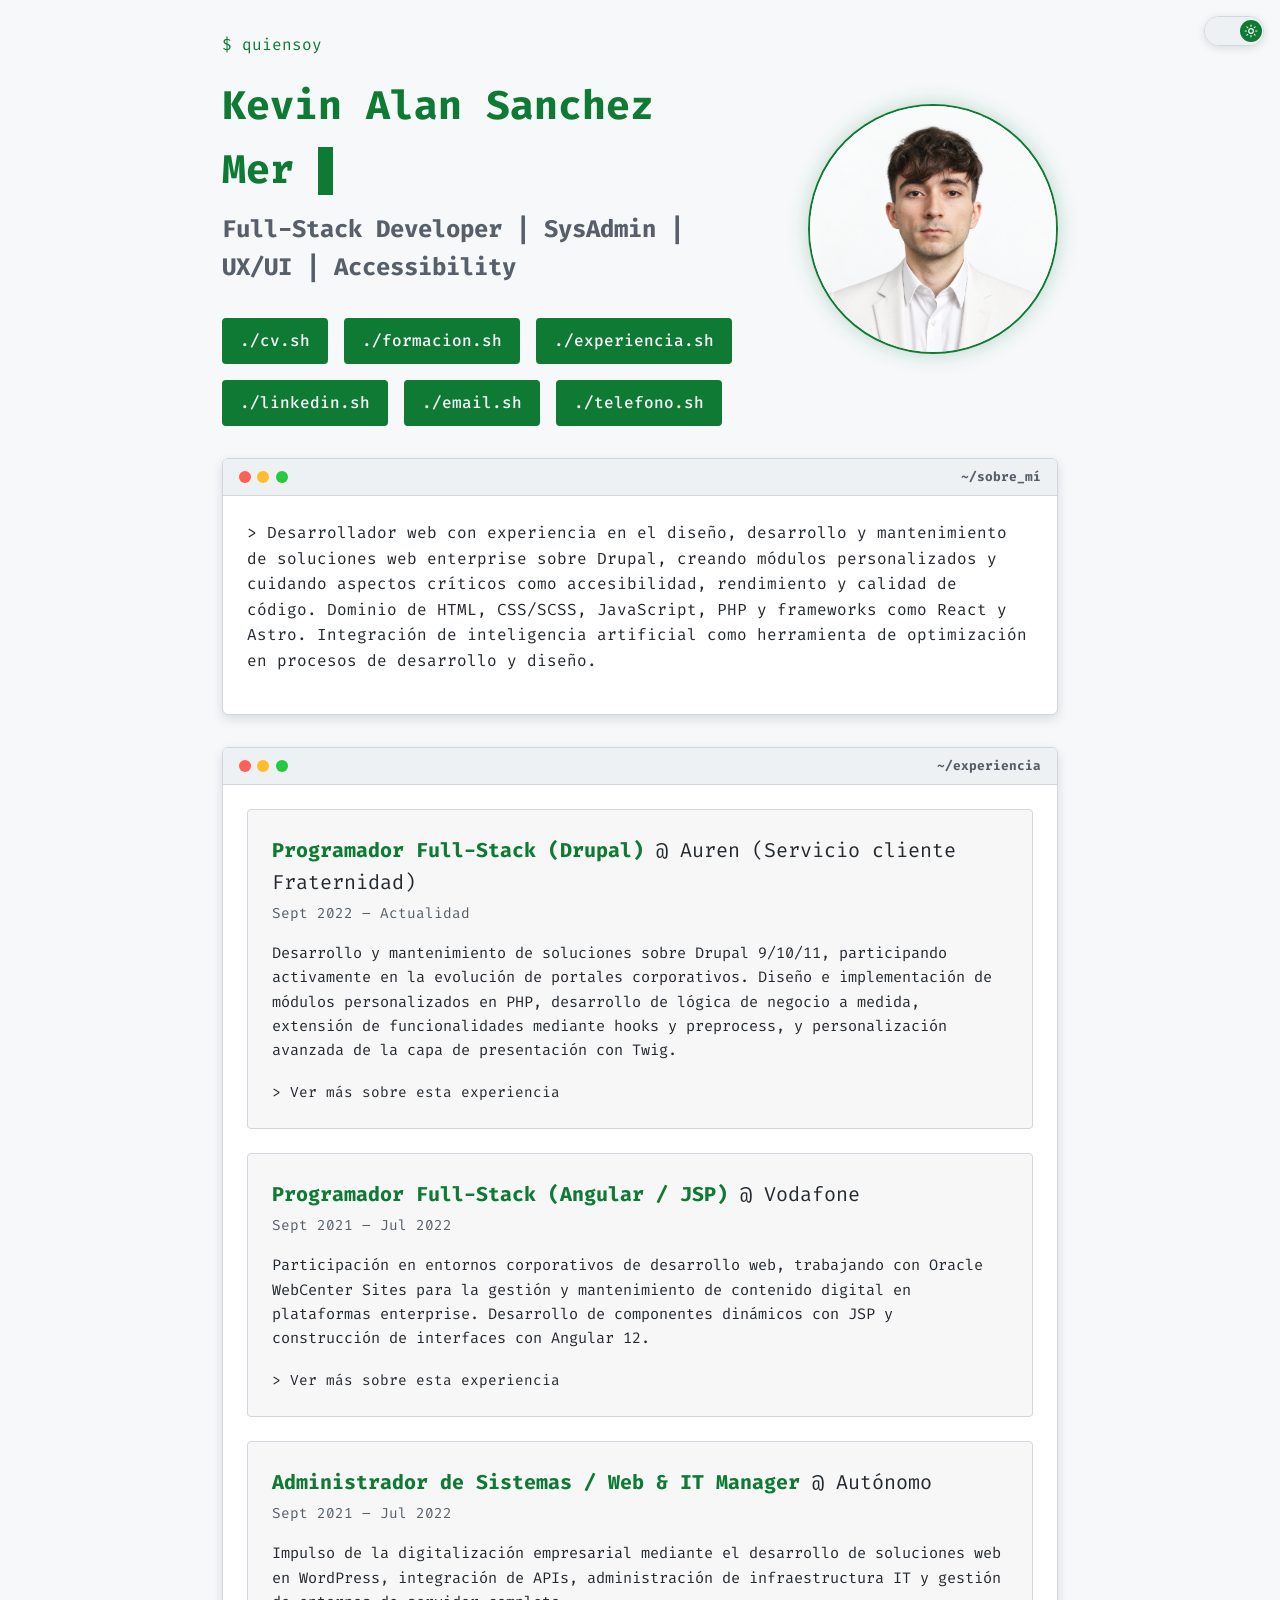
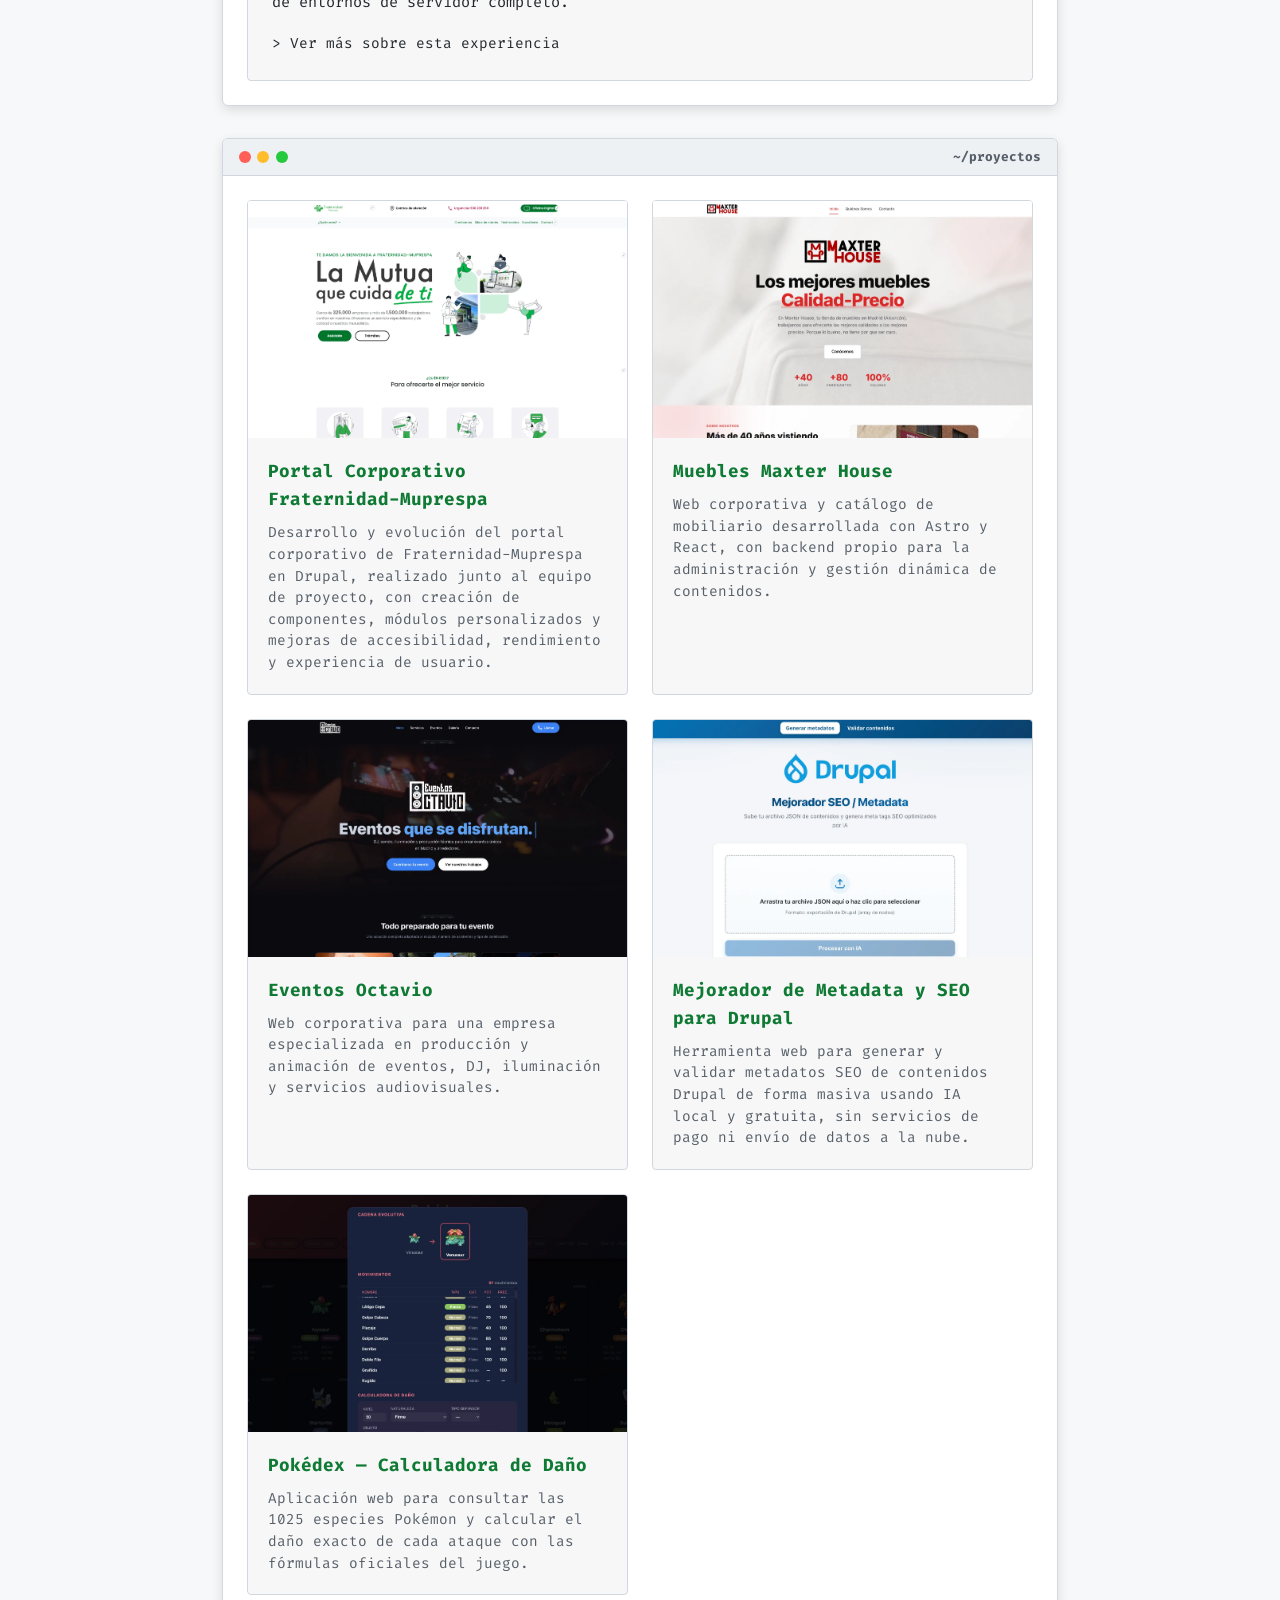
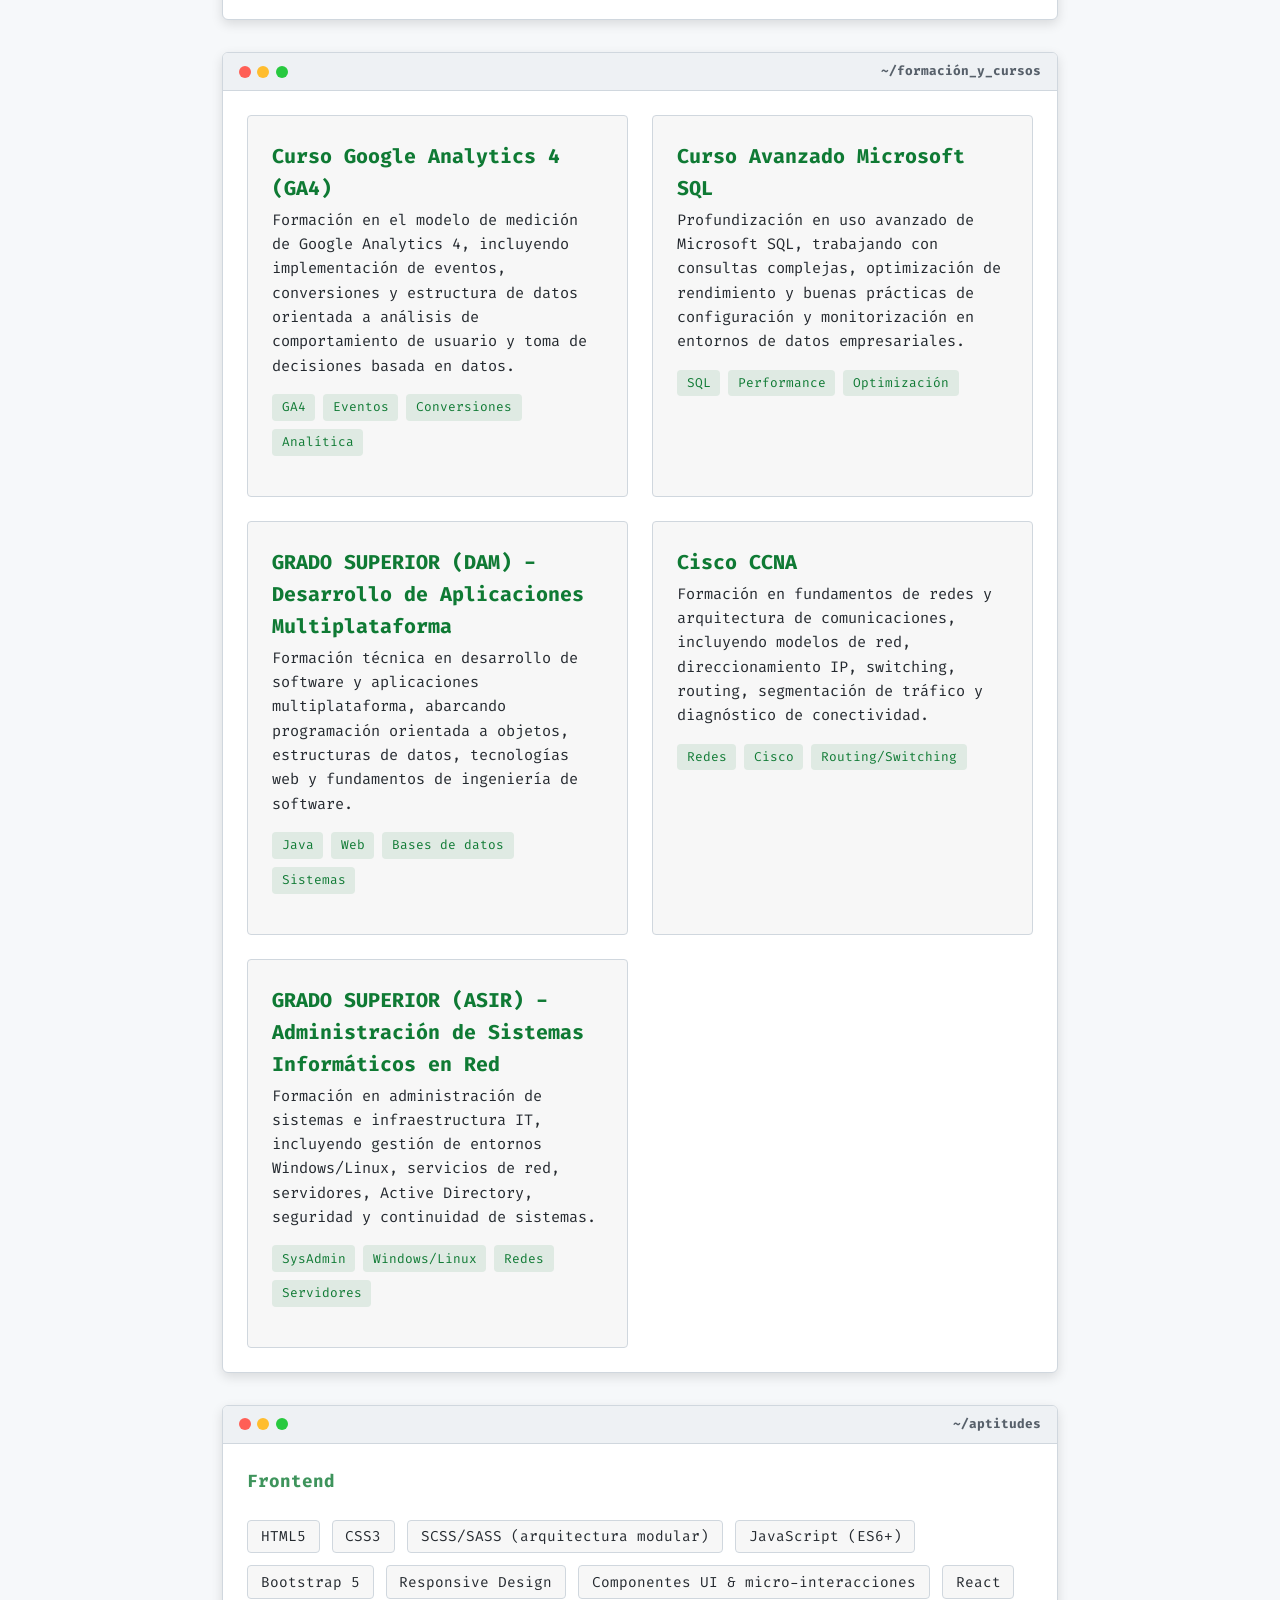
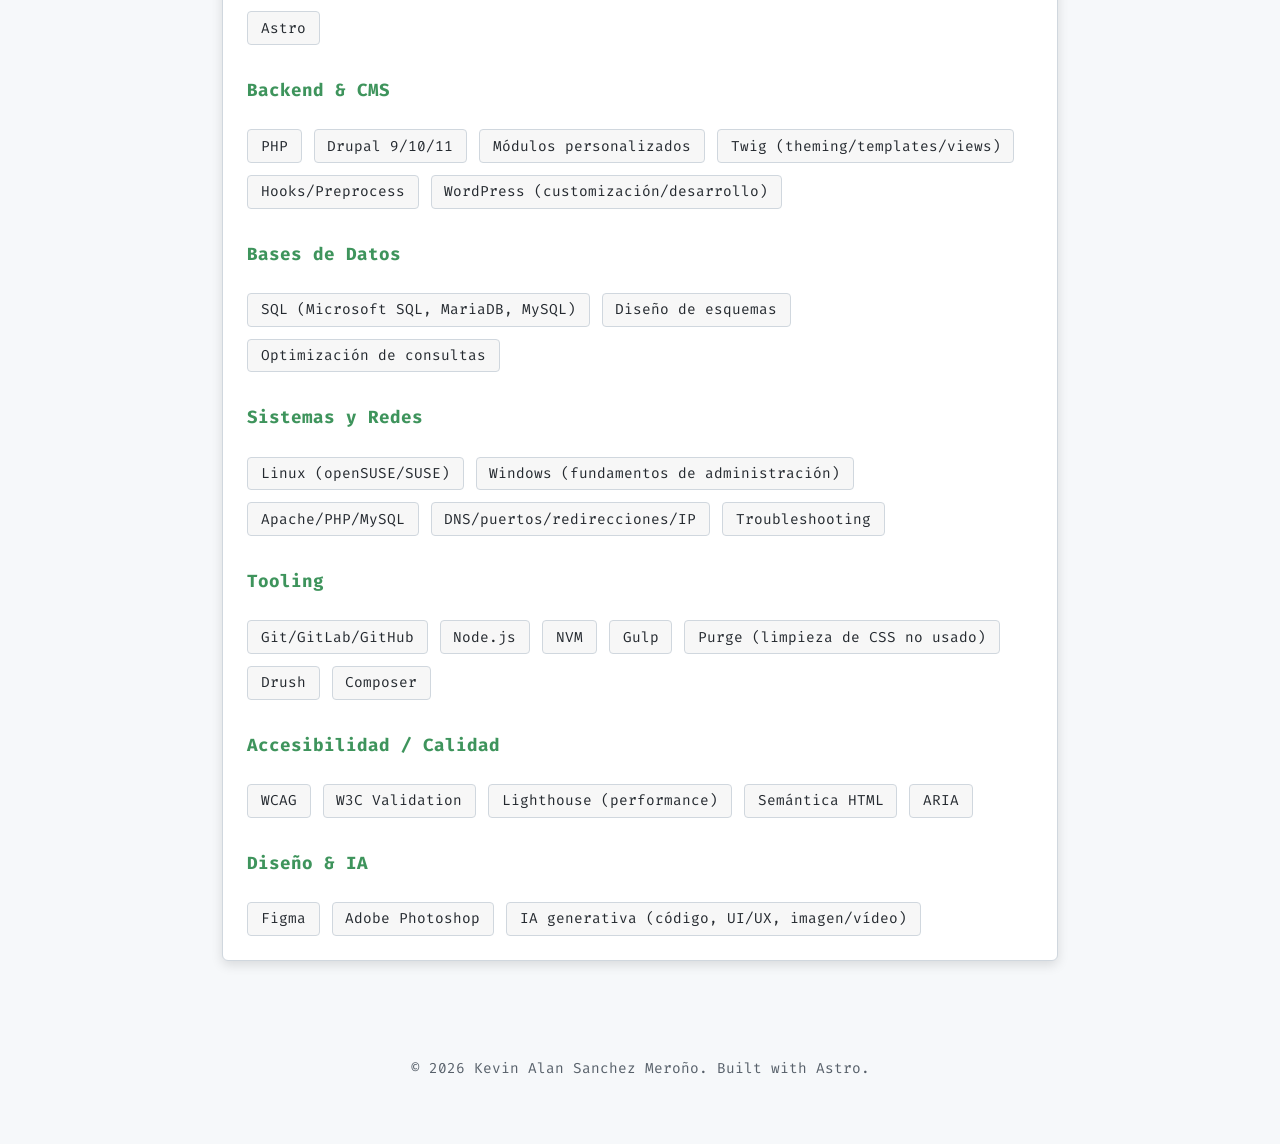
<file: index.html>
<!DOCTYPE html>   <html lang="es"> <head><script>
			(function () {
				try {
					var theme = localStorage.getItem("theme");
					if (theme !== "light" && theme !== "dark") {
						theme = window.matchMedia("(prefers-color-scheme: light)").matches
							? "light"
							: "dark";
					}
					document.documentElement.setAttribute("data-theme", theme);
				} catch (e) {
					document.documentElement.setAttribute("data-theme", "dark");
				}
			})();
		</script><meta charset="UTF-8"><meta name="description" content="Programmer Portfolio"><meta name="viewport" content="width=device-width"><link rel="icon" type="image/svg+xml" href="./icons/favicon.svg"><meta name="generator" content="Astro v7.3.2"><title>Kevin Alan Sanchez Meroño</title><link rel="preconnect" href="https://fonts.googleapis.com"><link rel="preconnect" href="https://fonts.gstatic.com" crossorigin><link href="https://fonts.googleapis.com/css2?family=Fira+Code:wght@300;400;500;700&display=swap" rel="stylesheet"><base href="/"><link rel="stylesheet" href="./css/global-B9_62PyS.css"><link rel="stylesheet" href="/css/cards-NezKIAdj.css"><style>.section-title{color:var(--muted-color);margin-bottom:0;margin-left:8px;font-size:.8rem}.about-text{margin-bottom:1rem}.about-muted{color:var(--muted-color);margin-bottom:1rem}.skills-container{flex-direction:column;gap:2rem;display:flex}.skill-category{flex-direction:column;gap:1rem;display:flex}.category-title{color:var(--accent-color);opacity:.8;font-size:1.1rem;font-family:var(--font-mono);margin-bottom:.5rem}.skills-grid{flex-wrap:wrap;gap:.75rem;display:flex}.skill-item{border:1px solid var(--border-color);color:var(--text-color);font-size:.9rem;font-family:var(--font-mono);background:var(--card-bg);cursor:pointer;border-radius:4px;padding:.4rem .8rem;transition:all .2s}.skill-item:hover{border-color:var(--accent-color);background:var(--accent-soft)}.skill-item:focus-visible{outline:2px solid var(--accent-color);outline-offset:2px}.skill-overlay{background:var(--overlay-color);opacity:0;pointer-events:none;z-index:1200;justify-content:center;align-items:center;transition:opacity .25s;display:flex;position:fixed;inset:0}.skill-overlay.active{opacity:1;pointer-events:auto}.skill-modal{flex-direction:column;width:min(600px,90vw);max-height:80vh;display:flex}.skill-modal-description{margin-bottom:1.5rem;line-height:1.6}.skill-modal-heading{color:var(--accent-color);margin-bottom:.75rem;font-size:1rem}.skill-modal-tasks{margin:0;padding:0;list-style:none}.skill-modal-task{align-items:flex-start;margin-bottom:.6rem;line-height:1.5;display:flex}.skill-modal-marker{color:var(--accent-color);flex-shrink:0;margin-right:.75rem}
.experience-list{flex-direction:column;gap:1.5rem;display:flex}.experience-company{color:var(--text-color);font-weight:400}.experience-date{color:var(--muted-color);margin-bottom:1rem}.experience-card{color:inherit;cursor:pointer;text-decoration:none;display:block}
.education-card{color:inherit;cursor:pointer;padding:1.5rem;text-decoration:none;display:block}
.project-card{color:inherit;padding:0;text-decoration:none;overflow:hidden}.project-card__image{aspect-ratio:16/10;background:var(--surface-color);width:100%;overflow:hidden}.project-card__image img{object-fit:cover;object-position:top;width:100%;height:100%;transition:transform .3s;display:block}.project-card:hover .project-card__image img{transform:scale(1.05)}.project-card__content{padding:1.25rem}.project-card__title{margin-bottom:.5rem;font-size:1.1rem}.project-card__description{color:var(--muted-color);font-size:.9rem;line-height:1.5}
</style></head> <body>  <button type="button" id="theme-toggle" class="theme-toggle" role="switch" aria-checked="false" aria-label="Cambiar tema claro/oscuro" title="Cambiar tema" data-astro-cid-l6lhmie6> <span class="theme-toggle__track" aria-hidden="true" data-astro-cid-l6lhmie6></span> <span class="theme-toggle__thumb" aria-hidden="true" data-astro-cid-l6lhmie6> <svg class="theme-toggle__icon theme-toggle__icon--sun" viewBox="0 0 24 24" fill="none" stroke="currentColor" stroke-width="2" stroke-linecap="round" stroke-linejoin="round" data-astro-cid-l6lhmie6> <circle cx="12" cy="12" r="4" data-astro-cid-l6lhmie6></circle> <path d="M12 2v2M12 20v2M4.93 4.93l1.41 1.41M17.66 17.66l1.41 1.41M2 12h2M20 12h2M4.93 19.07l1.41-1.41M17.66 6.34l1.41-1.41" data-astro-cid-l6lhmie6></path> </svg> <svg class="theme-toggle__icon theme-toggle__icon--moon" viewBox="0 0 24 24" fill="none" stroke="currentColor" stroke-width="2" stroke-linecap="round" stroke-linejoin="round" data-astro-cid-l6lhmie6> <path d="M21 12.79A9 9 0 1 1 11.21 3 7 7 0 0 0 21 12.79z" data-astro-cid-l6lhmie6></path> </svg> </span> </button> <script>
  (function () {
    var btn = document.getElementById("theme-toggle");
    if (!btn) return;
    var root = document.documentElement;

    function sync() {
      var checked = root.getAttribute("data-theme") === "light";
      btn.setAttribute("aria-checked", checked ? "true" : "false");
    }

    sync();

    btn.addEventListener("click", function () {
      var next = root.getAttribute("data-theme") === "light" ? "dark" : "light";
      root.setAttribute("data-theme", next);
      try {
        localStorage.setItem("theme", next);
      } catch (e) {}
      sync();
    });
  })();
</script>    <main id="main-content">   <header class="container hero-container">  <div class="hero-content">  <p class="hero-subtitle">$ quiensoy</p>  <h1 class="hero-title cursor"> <span id="typewriter"></span> </h1>  <h2 class="hero-role">Full-Stack Developer | SysAdmin | UX/UI | Accessibility</h2>   <div class="hero-buttons">  <a href="./data/Curriculum - Kevin Alan - 2026.pdf" download aria-label="Descargar currículum en PDF" class="btn-primary">./cv.sh</a>  <a href="#education" aria-label="Ver mi formación y cursos" class="btn-primary">./formacion.sh</a>  <a href="#experience" aria-label="Ver mi experiencia laboral" class="btn-primary">./experiencia.sh</a>  <a href="https://linkedin.com/in/kevin-alan-sanchez-mero%C3%B1o" target="_blank" aria-label="Contactar a través de LinkedIn" class="btn-secondary">./linkedin.sh</a>  <a href="mailto:ksmerono@gmail.com" aria-label="Enviar un email" class="btn-secondary">./email.sh</a>  <a href="tel:+34655239445" aria-label="Llamar por teléfono" class="btn-secondary">./telefono.sh</a> </div> </div>  <div class="hero-image" aria-label="Foto de perfil de Kevin Alan Sanchez Meroño"> <img class="hero-profile hero-profile--primary theme-image theme-image--dark" src="./images/profile.jpg" alt="Foto de perfil de Kevin Alan Sanchez Meroño" loading="lazy"> <img class="hero-profile hero-profile--alt theme-image theme-image--dark" src="./images/profile-hacker.png" alt="Versión hacker de Kevin Alan Sanchez Meroño" loading="lazy" aria-hidden="true"> <img class="hero-profile hero-profile--primary theme-image theme-image--light" src="./images/profile-white.webp" alt="Foto de perfil de Kevin Alan Sanchez Meroño" loading="lazy"> <img class="hero-profile hero-profile--alt theme-image theme-image--light" src="./images/profile-hacker-white.webp" alt="Versión hacker de Kevin Alan Sanchez Meroño" loading="lazy" aria-hidden="true"> </div> </header>  <script>(function(){const name = "Kevin Alan Sanchez Meroño";

  
  const typewriter = document.getElementById("typewriter");
  let i = 0;
  const speed = 100;

  function typeWriter() {
    if (i < name.length) {
      typewriter.innerHTML += name.charAt(i);
      i++;
      setTimeout(typeWriter, speed);
    }
  }

  
  typeWriter();
})();</script>    <section id="about" class="container-window">  <div class="terminal-window" data-window-title="~/sobre_mí">  <div class="terminal-header">  <div class="terminal-dots" aria-label="Controles de ventana"> <button type="button" class="terminal-dot red" data-action="close" aria-label="Cerrar ventana"></button> <button type="button" class="terminal-dot yellow" data-action="minimize" aria-label="Minimizar ventana"></button> <button type="button" class="terminal-dot green" data-action="maximize" aria-label="Maximizar ventana"></button> </div>  <h2 class="section-title">~/sobre_mí</h2> </div>  <div class="terminal-body">    <p class="about-text">
&gt; Desarrollador web con experiencia en el diseño, desarrollo y mantenimiento de soluciones web enterprise sobre Drupal, creando módulos personalizados y cuidando aspectos críticos como accesibilidad, rendimiento y calidad de código. Dominio de HTML, CSS/SCSS, JavaScript, PHP y frameworks como React y Astro. Integración de inteligencia artificial como herramienta de optimización en procesos de desarrollo y diseño. </p>  </div> </div> </section>    <section id="experience" class="container-window">  <div class="terminal-window" data-window-title="~/experiencia">  <div class="terminal-header">  <div class="terminal-dots" aria-label="Controles de ventana"> <button type="button" class="terminal-dot red" data-action="close" aria-label="Cerrar ventana"></button> <button type="button" class="terminal-dot yellow" data-action="minimize" aria-label="Minimizar ventana"></button> <button type="button" class="terminal-dot green" data-action="maximize" aria-label="Maximizar ventana"></button> </div>  <h2 class="section-title">~/experiencia</h2> </div>  <div class="terminal-body">  <div class="experience-list"> <a href="./experience/auren-fraternidad" class="card experience-card"> <h3 class="card-title">Programador Full-Stack (Drupal) <span class="experience-company">@ Auren (Servicio cliente Fraternidad)</span></h3> <p class="card-meta experience-date">Sept 2022 – Actualidad</p> <p class="card-description">Desarrollo y mantenimiento de soluciones sobre Drupal 9/10/11, participando activamente en la evolución de portales corporativos. Diseño e implementación de módulos personalizados en PHP, desarrollo de lógica de negocio a medida, extensión de funcionalidades mediante hooks y preprocess, y personalización avanzada de la capa de presentación con Twig.</p> <span class="card-link">&gt; Ver más sobre esta experiencia</span> </a><a href="./experience/vodafone" class="card experience-card"> <h3 class="card-title">Programador Full-Stack (Angular / JSP) <span class="experience-company">@ Vodafone</span></h3> <p class="card-meta experience-date">Sept 2021 – Jul 2022</p> <p class="card-description">Participación en entornos corporativos de desarrollo web, trabajando con Oracle WebCenter Sites para la gestión y mantenimiento de contenido digital en plataformas enterprise. Desarrollo de componentes dinámicos con JSP y construcción de interfaces con Angular 12.</p> <span class="card-link">&gt; Ver más sobre esta experiencia</span> </a><a href="./experience/autonomo-it" class="card experience-card"> <h3 class="card-title">Administrador de Sistemas / Web &amp; IT Manager <span class="experience-company">@ Autónomo</span></h3> <p class="card-meta experience-date">Sept 2021 – Jul 2022</p> <p class="card-description">Impulso de la digitalización empresarial mediante el desarrollo de soluciones web en WordPress, integración de APIs, administración de infraestructura IT y gestión de entornos de servidor completo.</p> <span class="card-link">&gt; Ver más sobre esta experiencia</span> </a> </div>  </div> </div> </section>   <section id="projects" class="container-window">  <div class="terminal-window" data-window-title="~/proyectos">  <div class="terminal-header">  <div class="terminal-dots" aria-label="Controles de ventana"> <button type="button" class="terminal-dot red" data-action="close" aria-label="Cerrar ventana"></button> <button type="button" class="terminal-dot yellow" data-action="minimize" aria-label="Minimizar ventana"></button> <button type="button" class="terminal-dot green" data-action="maximize" aria-label="Maximizar ventana"></button> </div>  <h2 class="section-title">~/proyectos</h2> </div>  <div class="terminal-body">  <div class="card-grid"> <a href="./projects/portal-fraternidad" class="card project-card"> <div class="project-card__image"> <img src="./images/projects/landingFraternidad.webp" alt="Portal Corporativo Fraternidad-Muprespa" loading="lazy"> </div> <div class="project-card__content"> <h3 class="card-title project-card__title">Portal Corporativo Fraternidad-Muprespa</h3> <p class="project-card__description">Desarrollo y evolución del portal corporativo de Fraternidad-Muprespa en Drupal, realizado junto al equipo de proyecto, con creación de componentes, módulos personalizados y mejoras de accesibilidad, rendimiento y experiencia de usuario.</p> </div> </a><a href="./projects/muebles-maxter-house" class="card project-card"> <div class="project-card__image"> <img src="./images/projects/maxterHouse.webp" alt="Muebles Maxter House" loading="lazy"> </div> <div class="project-card__content"> <h3 class="card-title project-card__title">Muebles Maxter House</h3> <p class="project-card__description">Web corporativa y catálogo de mobiliario desarrollada con Astro y React, con backend propio para la administración y gestión dinámica de contenidos.</p> </div> </a><a href="./projects/eventos-octavio" class="card project-card"> <div class="project-card__image"> <img src="./images/projects/eventosOctavio.webp" alt="Eventos Octavio" loading="lazy"> </div> <div class="project-card__content"> <h3 class="card-title project-card__title">Eventos Octavio</h3> <p class="project-card__description">Web corporativa para una empresa especializada en producción y animación de eventos, DJ, iluminación y servicios audiovisuales.</p> </div> </a><a href="./projects/mejorador-metadata-seo-drupal" class="card project-card"> <div class="project-card__image"> <img src="./images/projects/drupalMetadata.webp" alt="Mejorador de Metadata y SEO para Drupal" loading="lazy"> </div> <div class="project-card__content"> <h3 class="card-title project-card__title">Mejorador de Metadata y SEO para Drupal</h3> <p class="project-card__description">Herramienta web para generar y validar metadatos SEO de contenidos Drupal de forma masiva usando IA local y gratuita, sin servicios de pago ni envío de datos a la nube.</p> </div> </a><a href="./projects/pokedex-calculator-attack" class="card project-card"> <div class="project-card__image"> <img src="./images/projects/pokedexAttack.webp" alt="Pokédex — Calculadora de Daño" loading="lazy"> </div> <div class="project-card__content"> <h3 class="card-title project-card__title">Pokédex — Calculadora de Daño</h3> <p class="project-card__description">Aplicación web para consultar las 1025 especies Pokémon y calcular el daño exacto de cada ataque con las fórmulas oficiales del juego.</p> </div> </a> </div>  </div> </div> </section>    <section id="education" class="container-window">  <div class="terminal-window" data-window-title="~/formación_y_cursos">  <div class="terminal-header">  <div class="terminal-dots" aria-label="Controles de ventana"> <button type="button" class="terminal-dot red" data-action="close" aria-label="Cerrar ventana"></button> <button type="button" class="terminal-dot yellow" data-action="minimize" aria-label="Minimizar ventana"></button> <button type="button" class="terminal-dot green" data-action="maximize" aria-label="Maximizar ventana"></button> </div>  <h2 class="section-title">~/formación_y_cursos</h2> </div>  <div class="terminal-body">  <div class="card-grid"> <a href="./formacion/google-analytics-4" aria-label="Ver detalles de Curso Google Analytics 4 (GA4)" class="card education-card"> <h3 class="card-title">Curso Google Analytics 4 (GA4)</h3> <p class="card-description">Formación en el modelo de medición de Google Analytics 4, incluyendo implementación de eventos, conversiones y estructura de datos orientada a análisis de comportamiento de usuario y toma de decisiones basada en datos.</p> <div class="tech-tags"> <span class="tech-tag">GA4</span><span class="tech-tag">Eventos</span><span class="tech-tag">Conversiones</span><span class="tech-tag">Analítica</span> </div> </a><a href="./formacion/microsoft-sql-avanzado" aria-label="Ver detalles de Curso Avanzado Microsoft SQL" class="card education-card"> <h3 class="card-title">Curso Avanzado Microsoft SQL</h3> <p class="card-description">Profundización en uso avanzado de Microsoft SQL, trabajando con consultas complejas, optimización de rendimiento y buenas prácticas de configuración y monitorización en entornos de datos empresariales.</p> <div class="tech-tags"> <span class="tech-tag">SQL</span><span class="tech-tag">Performance</span><span class="tech-tag">Optimización</span> </div> </a><a href="./formacion/dam" aria-label="Ver detalles de GRADO SUPERIOR (DAM) - Desarrollo de Aplicaciones Multiplataforma" class="card education-card"> <h3 class="card-title">GRADO SUPERIOR (DAM) - Desarrollo de Aplicaciones Multiplataforma</h3> <p class="card-description">Formación técnica en desarrollo de software y aplicaciones multiplataforma, abarcando programación orientada a objetos, estructuras de datos, tecnologías web y fundamentos de ingeniería de software.</p> <div class="tech-tags"> <span class="tech-tag">Java</span><span class="tech-tag">Web</span><span class="tech-tag">Bases de datos</span><span class="tech-tag">Sistemas</span> </div> </a><a href="./formacion/cisco-ccna" aria-label="Ver detalles de Cisco CCNA" class="card education-card"> <h3 class="card-title">Cisco CCNA</h3> <p class="card-description">Formación en fundamentos de redes y arquitectura de comunicaciones, incluyendo modelos de red, direccionamiento IP, switching, routing, segmentación de tráfico y diagnóstico de conectividad.</p> <div class="tech-tags"> <span class="tech-tag">Redes</span><span class="tech-tag">Cisco</span><span class="tech-tag">Routing/Switching</span> </div> </a><a href="./formacion/asir" aria-label="Ver detalles de GRADO SUPERIOR (ASIR) - Administración de Sistemas Informáticos en Red" class="card education-card"> <h3 class="card-title">GRADO SUPERIOR (ASIR) - Administración de Sistemas Informáticos en Red</h3> <p class="card-description">Formación en administración de sistemas e infraestructura IT, incluyendo gestión de entornos Windows/Linux, servicios de red, servidores, Active Directory, seguridad y continuidad de sistemas.</p> <div class="tech-tags"> <span class="tech-tag">SysAdmin</span><span class="tech-tag">Windows/Linux</span><span class="tech-tag">Redes</span><span class="tech-tag">Servidores</span> </div> </a> </div>  </div> </div> </section>    <section id="skills" class="container-window">  <div class="terminal-window" data-window-title="~/aptitudes">  <div class="terminal-header">  <div class="terminal-dots" aria-label="Controles de ventana"> <button type="button" class="terminal-dot red" data-action="close" aria-label="Cerrar ventana"></button> <button type="button" class="terminal-dot yellow" data-action="minimize" aria-label="Minimizar ventana"></button> <button type="button" class="terminal-dot green" data-action="maximize" aria-label="Maximizar ventana"></button> </div>  <h2 class="section-title">~/aptitudes</h2> </div>  <div class="terminal-body">  <div class="skills-container"> <div class="skill-category"> <h3 class="category-title">Frontend</h3> <div class="skills-grid"> <button type="button" class="skill-item" data-skill="HTML5"> HTML5 </button><button type="button" class="skill-item" data-skill="CSS3"> CSS3 </button><button type="button" class="skill-item" data-skill="SCSS/SASS (arquitectura modular)"> SCSS/SASS (arquitectura modular) </button><button type="button" class="skill-item" data-skill="JavaScript (ES6+)"> JavaScript (ES6+) </button><button type="button" class="skill-item" data-skill="Bootstrap 5"> Bootstrap 5 </button><button type="button" class="skill-item" data-skill="Responsive Design"> Responsive Design </button><button type="button" class="skill-item" data-skill="Componentes UI &amp; micro-interacciones"> Componentes UI &amp; micro-interacciones </button><button type="button" class="skill-item" data-skill="React"> React </button><button type="button" class="skill-item" data-skill="Astro"> Astro </button> </div> </div><div class="skill-category"> <h3 class="category-title">Backend &amp; CMS</h3> <div class="skills-grid"> <button type="button" class="skill-item" data-skill="PHP"> PHP </button><button type="button" class="skill-item" data-skill="Drupal 9/10/11"> Drupal 9/10/11 </button><button type="button" class="skill-item" data-skill="Módulos personalizados"> Módulos personalizados </button><button type="button" class="skill-item" data-skill="Twig (theming/templates/views)"> Twig (theming/templates/views) </button><button type="button" class="skill-item" data-skill="Hooks/Preprocess"> Hooks/Preprocess </button><button type="button" class="skill-item" data-skill="WordPress (customización/desarrollo)"> WordPress (customización/desarrollo) </button> </div> </div><div class="skill-category"> <h3 class="category-title">Bases de Datos</h3> <div class="skills-grid"> <button type="button" class="skill-item" data-skill="SQL (Microsoft SQL, MariaDB, MySQL)"> SQL (Microsoft SQL, MariaDB, MySQL) </button><button type="button" class="skill-item" data-skill="Diseño de esquemas"> Diseño de esquemas </button><button type="button" class="skill-item" data-skill="Optimización de consultas"> Optimización de consultas </button> </div> </div><div class="skill-category"> <h3 class="category-title">Sistemas y Redes</h3> <div class="skills-grid"> <button type="button" class="skill-item" data-skill="Linux (openSUSE/SUSE)"> Linux (openSUSE/SUSE) </button><button type="button" class="skill-item" data-skill="Windows (fundamentos de administración)"> Windows (fundamentos de administración) </button><button type="button" class="skill-item" data-skill="Apache/PHP/MySQL"> Apache/PHP/MySQL </button><button type="button" class="skill-item" data-skill="DNS/puertos/redirecciones/IP"> DNS/puertos/redirecciones/IP </button><button type="button" class="skill-item" data-skill="Troubleshooting"> Troubleshooting </button> </div> </div><div class="skill-category"> <h3 class="category-title">Tooling</h3> <div class="skills-grid"> <button type="button" class="skill-item" data-skill="Git/GitLab/GitHub"> Git/GitLab/GitHub </button><button type="button" class="skill-item" data-skill="Node.js"> Node.js </button><button type="button" class="skill-item" data-skill="NVM"> NVM </button><button type="button" class="skill-item" data-skill="Gulp"> Gulp </button><button type="button" class="skill-item" data-skill="Purge (limpieza de CSS no usado)"> Purge (limpieza de CSS no usado) </button><button type="button" class="skill-item" data-skill="Drush"> Drush </button><button type="button" class="skill-item" data-skill="Composer"> Composer </button> </div> </div><div class="skill-category"> <h3 class="category-title">Accesibilidad / Calidad</h3> <div class="skills-grid"> <button type="button" class="skill-item" data-skill="WCAG"> WCAG </button><button type="button" class="skill-item" data-skill="W3C Validation"> W3C Validation </button><button type="button" class="skill-item" data-skill="Lighthouse (performance)"> Lighthouse (performance) </button><button type="button" class="skill-item" data-skill="Semántica HTML"> Semántica HTML </button><button type="button" class="skill-item" data-skill="ARIA"> ARIA </button> </div> </div><div class="skill-category"> <h3 class="category-title">Diseño &amp; IA</h3> <div class="skills-grid"> <button type="button" class="skill-item" data-skill="Figma"> Figma </button><button type="button" class="skill-item" data-skill="Adobe Photoshop"> Adobe Photoshop </button><button type="button" class="skill-item" data-skill="IA generativa (código, UI/UX, imagen/vídeo)"> IA generativa (código, UI/UX, imagen/vídeo) </button> </div> </div> </div>  </div> </div> </section> <div class="skill-overlay" id="skill-overlay"> <div class="terminal-window skill-modal"> <div class="terminal-header"> <div class="terminal-dots"> <button type="button" class="terminal-dot red" id="skill-modal-close" aria-label="Cerrar"></button> </div> <h3 class="section-title" id="skill-modal-title"></h3> </div> <div class="terminal-body"> <p class="skill-modal-description" id="skill-modal-description"></p> <h4 class="skill-modal-heading">Tareas principales:</h4> <ul class="skill-modal-tasks" id="skill-modal-tasks"></ul> </div> </div> </div> <script>(function(){const skillDescriptions = {"HTML5":{"description":"Desarrollo de estructuras semánticas y accesibles siguiendo las especificaciones HTML5, garantizando marcado válido, jerarquía correcta y compatibilidad cross-browser.","tasks":["Maquetación semántica con elementos estructurales (header, nav, main, article, section, footer) para mejorar SEO y accesibilidad","Formularios accesibles con validación nativa, atributos de restricción y feedback visual en tiempo real","Uso de data attributes para estado, interactividad y comunicación entre componentes JavaScript","Integración de contenido multimedia con video, audio, picture y canvas siguiendo buenas prácticas de rendimiento","Optimización del DOM para mejor rendimiento, incluyendo reducción de anidación y elementos innecesarios"]},"CSS3":{"description":"Diseño visual responsivo con técnicas modernas de CSS3, incluyendo layouts flexibles, animaciones y sistemas de diseño escalables.","tasks":["Layouts con Flexbox para alineación unidimensional y CSS Grid para layouts bidimensionales complejos","Animaciones y transiciones CSS para micro-interacciones que mejoran la experiencia de usuario","Media queries y mobile-first approach para diseño responsivo multi-dispositivo","Custom Properties (variables CSS) para sistemas de diseño y temas consistentes","Container queries para componentes adaptables independientes del viewport"]},"SCSS/SASS (arquitectura modular)":{"description":"Preprocesador CSS para arquitectura de estilos escalable y mantenible en proyectos de cualquier tamaño.","tasks":["Arquitectura de estilos con metodologías BEM, ITCSS o SMACSS para organizar el código","Mixins y funciones para reutilización de patrones y reducción de duplicación","Variables, mapas y operaciones para sistema de diseño parametrizable","Imports modulares, parciales y composición de archivos para mantenimiento eficiente","Compilación optimizada con Gulp o Webpack, incluyendo minificación y sourcemaps"]},"JavaScript (ES6+)":{"description":"Programación client-side moderna con ECMAScript 2015+, aplicada a interfaces interactivas y comunicación con backends.","tasks":["DOM manipulation y event handling con delegación de eventos y optimización de rendimiento","Fetch API, async/await y manejo de promesas para comunicación con APIs REST","Desarrollo de componentes interactivos con vanilla JS y patrones de diseño modulares","Módulos ES6 con import/export para código organizado y tree-shaking","Validación de formularios, feedback visual y manejo de estados de carga"]},"Bootstrap 5":{"description":"Framework CSS para desarrollo rápido de interfaces responsivas con sistema de grid, componentes UI y utilidades predefinidas.","tasks":["Sistema de grid responsivo (container, row, col) con breakpoints personalizados","Componentes UI accesibles: modals, cards, navbars, dropdowns, tooltips y alerts","Clases utilitarias para spacing, text, flex, display y positioning","Personalización profunda con variables SCSS y overrides del design tokens","Integración con JavaScript vanilla (sin dependencia de jQuery)"]},"Responsive Design":{"description":"Diseño adaptativo que se ajusta a cualquier tamaño de pantalla, garantizando experiencia consistente en desktop, tablet y móvil.","tasks":["Mobile-first approach: diseño desde dispositivos pequeños escalando a mayores","Breakpoints estratégicos basados en contenido y patrones de uso reales","Imágenes responsivas con srcset, sizes y picture para optimización de carga","Touch interactions y gestos optimizados para dispositivos táctiles","Testing cross-browser y cross-device con herramientas de emulación y dispositivos reales"]},"Componentes UI & micro-interacciones":{"description":"Creación de elementos interactivos que mejoran la experiencia de usuario mediante feedback visual y transiciones significativas.","tasks":["Botones con estados hover, active, disabled y focus-visible para accesibilidad","Formularios con validación en tiempo real, mensajes de error y feedback visual","Navegación con transiciones suaves, menús responsivos y breadcrumbs dinámicos","Loading states, skeleton screens y transiciones de carga progresiva","Tooltips, dropdowns, modals y menús contextuales con animaciones"]},"React":{"description":"Biblioteca para interfaces de usuario basadas en componentes, permitiendo arquitecturas modulares y reutilizables.","tasks":["Desarrollo de componentes funcionales con hooks (useState, useEffect, useContext, useRef)","Gestión de estado local y global con patrones de lifting state up y context API","Efectos secundarios, suscripciones y limpieza con useEffect","Props drilling, composición de componentes y render props","Integración con APIs REST/GraphQL, manejo de loading states y error boundaries"]},"Astro":{"description":"Framework estático para sitios web orientados al contenido, con arquitectura islands para interactividad selectiva.","tasks":["Generación de sitios estáticos de alto rendimiento con SSR/SSG","Islas de interactividad: componentes interactivos con framework optimal (React, Vue, Svelte)","Routing dinámico con carpetas, páginas y API endpoints","Optimización automática de assets: imágenes, fuentes, CSS y JavaScript","Integración multi-framework en un mismo proyecto para máximo rendimiento"]},"PHP":{"description":"Lenguaje de script del lado del servidor ampliamente utilizado para desarrollo web, APIs y sistemas de gestión de contenido.","tasks":["Desarrollo de lógica de negocio server-side con arquitectura MVC","APIs RESTful y endpoints personalizados con autenticación y validación","Gestión de sesiones, cookies y autenticación de usuarios","Integración con bases de datos MySQL/MariaDB usando PDO y prepared statements","Composer para gestión de dependencias, autoloading PSR-4 y scripts de optimización"]},"Drupal 9/10/11":{"description":"CMS enterprise para sitios web complejos y portales corporativos, con arquitectura modular y extensible.","tasks":["Desarrollo de módulos personalizados en PHP con hooks, plugins y servicios","Theming avanzado con Twig: plantillas, preprocess, suggestions y valores de tema","Configuración de content types, views, block layouts y campos personalizados","Gestión de permisos, roles y políticas de acceso granulares","Migraciones entre versiones, actualizaciones de core y módulos contrib"]},"Módulos personalizados":{"description":"Creación de funcionalidades a medida en Drupal, extendiendo el core para cumplir requisitos específicos de negocio.","tasks":["Definición de hooks (hook_node, hook_form, hook_entity) y alteraciones","Formularios API con validación, lógica de negocio y handlers personalizados","Entidades content y config personalizadas con campos y displays","Jobs programados, colas de mensajes y procesamiento asíncrono","Integración con servicios externos mediante APIs y webhooks"]},"Twig (theming/templates/views)":{"description":"Motor de plantillas para Drupal con sintaxis segura, extensible y orientada a la presentación.","tasks":["Plantillas base con herencia (extends/block) y componentes reutilizables","Filtros y funciones personalizadas para lógica de presentación","Preprocess functions en PHP para preparar variables de template","Responsive images, lazy loading y optimización de rendering","Debugging con dump() y twiggodebug para desarrollo eficiente"]},"Hooks/Preprocess":{"description":"Sistema de eventos de Drupal para extender funcionalidades sin modificar el core.","tasks":["Implementación de hooks para alterar comportamiento de entidades, formularios y vistas","Preprocess functions para variables de template: nodos, bloques, vistas y páginas","Event subscribers con Symfony EventDispatcher para lógica personalizada","Plugin discovery y derivers para extensibilidad de módulos","Drupal services y dependency injection para arquitectura desacoplada"]},"WordPress (customización/desarrollo)":{"description":"CMS popular para blogs, tiendas y sitios corporativos, con ecosistema extenso de themes y plugins.","tasks":["Desarrollo de themes personalizados con template hierarchy y customizer API","Creación de plugins con Custom Post Types, taxonomías y meta boxes","Gestión de campos personalizados con ACF (Advanced Custom Fields)","WooCommerce para e-commerce: productos, carrito, checkout y pasarelas de pago","Optimización de rendimiento: caching, CDN, optimización de queries y lazy loading"]},"SQL (Microsoft SQL, MariaDB, MySQL)":{"description":"Lenguaje de consulta para gestión y manipulación de bases de datos relacionales en entornos empresariales.","tasks":["Consultas SELECT complejas con JOINs, subconsultas, CTEs y window functions","Inserción, actualización y eliminación de datos con transacciones y locking","Procedimientos almacenados, funciones y triggers para lógica de negocio en BD","Vistas, índices y estadísticas para optimización de rendimiento","Gestión de permisos, usuarios y auditoría de acceso a datos"]},"Diseño de esquemas":{"description":"Planificación y creación de estructuras de bases de datos eficientes, escalables y mantenibles.","tasks":["Normalización (1NF, 2NF, 3NF, BCNF) para eliminación de redundancia","Diseño de relaciones (1:1, 1:N, N:M) con foreign keys e integridad referencial","Índices estratégicos para optimización de consultas frecuentes","Diagramas ER (Entity-Relationship) para documentación y comunicación","Migraciones y versionado de esquemas con herramientas como Drush o Laravel"]},"Optimización de consultas":{"description":"Mejora del rendimiento en bases de datos mediante análisis, reestructuración y técnicas de caching.","tasks":["Análisis de planes de ejecución (EXPLAIN) para identificar cuellos de botella","Optimización de índices, estadísticas y configuración de motor de BD","Rewriting de consultas lentas: eliminación de N+1, uso de EXISTS vs IN","Cache de consultas con Redis/Memcached y cache de resultados de BD","Particionado y sharding para grandes volúmenes de datos"]},"Linux (openSUSE/SUSE)":{"description":"Administración de sistemas operativos Linux en entornos empresariales, con foco en servidores web y servicios.","tasks":["Gestión de paquetes con zypper/RPM y administración de repositorios","Configuración de servicios systemd, daemon management y boot optimization","Administración de usuarios, permisos, grupos y políticas de acceso","Firewall con firewalld o iptables, hardening de seguridad del sistema","Monitoring con top, htop, vmstat, iostat y herramientas de diagnóstico CLI"]},"Windows (fundamentos de administración)":{"description":"Gestión de sistemas operativos Windows Server y cliente en entornos corporativos.","tasks":["Administración de Active Directory: usuarios, grupos, OUs y políticas de dominio","GPOs (Group Policy Objects) para configuración centralizada de equipos","PowerShell para automatización de tareas y administración remota","Gestión de servicios IIS para hosting de aplicaciones web ASP.NET","Troubleshooting de red, rendimiento y servicios del sistema"]},"Apache/PHP/MySQL":{"description":"Stack LAMP clásico para hosting de aplicaciones web, con configuración y optimización de cada componente.","tasks":["Configuración de virtual hosts con SSL/TLS y redirecciones","Mod rewrite para URLs amigables y reglas de reescritura","Gestión de pools PHP-FPM para optimización de rendimiento","Optimización de MySQL/MariaDB: buffers, queries cache y configuración","SSL/TLS con Let's Encrypt, headers de seguridad y hardening"]},"DNS/puertos/redirecciones/IP":{"description":"Gestión de infraestructura de red para servicios web, incluyendo resolución de nombres y conectividad.","tasks":["Configuración de registros DNS (A, CNAME, MX, TXT, SPF, DKIM)","Gestión de puertos, firewalls y reglas de tráfico entrante/saliente","Redirecciones 301/302 y rewrite rules para URLs canónicas","IPs estáticas, DHCP y planificación de subredes","Diagnóstico con dig, nslookup, traceroute y netstat"]},"Troubleshooting":{"description":"Resolución sistemática de problemas técnicos en sistemas, redes y aplicaciones web.","tasks":["Análisis de logs del servidor (Apache, Nginx) y aplicación (PHP, Node.js)","Diagnóstico de errores de red: conectividad, DNS, puertos y certificados SSL","Debugging de código con var_dump, Xdebug, console.log y herramientas de profiling","Resolución de conflictos de dependencias, versiones y entornos","Performance profiling, bottleneck identification y optimización de rendimiento"]},"Git/GitLab/GitHub":{"description":"Control de versiones distribuido y plataformas de colaboración para desarrollo de software en equipo.","tasks":["Flujos de trabajo: Git Flow, Trunk-Based Development y feature branches","Pull/Merge Requests con revisiones de código, comentarios y aprobaciones","Resolución de conflictos de merge con estrategias de rebase y merge","CI/CD pipelines con GitLab CI o GitHub Actions para build, test y deploy","Branch management, release tagging y gestión de versiones semánticas"]},"Node.js":{"description":"Runtime de JavaScript para desarrollo server-side, tooling y automatización de procesos.","tasks":["Desarrollo de APIs REST con Express, Fastify o Koa","Scripts de build, automatización de tareas y procesamiento de archivos","Gestión de paquetes con npm, yarn o pnpm y resolución de dependencias","Desarrollo de CLIs, herramientas y utilidades de línea de comandos","Streaming, procesamiento de datos y manejo de E/S asíncrono"]},"NVM":{"description":"Node Version Manager para gestión de múltiples versiones de Node.js en el mismo sistema.","tasks":["Instalación y cambio entre versiones de Node.js (LTS, current, especificas)","Configuración de versión por proyecto con .nvmrc para consistencia de equipo","Actualización segura de versiones sin afectar proyectos existentes","Resolución de conflictos de versiones entre proyectos","Uso en entornos CI/CD para reproducibilidad de builds"]},"Gulp":{"description":"Task runner basado en streams para automatización de flujos de trabajo front-end.","tasks":["Compilación de SCSS/LESS a CSS con sourcemaps y autoprefixer","Minificación, concatenación y optimización de assets (CSS, JS, imágenes)","Watch tasks para desarrollo en vivo con BrowserSync (live reload)","Procesamiento de imágenes: resize, optimize, WebP conversion","Pipeline de build completo para desarrollo y producción"]},"Purge (limpieza de CSS no usado)":{"description":"Herramienta de purgado de CSS que elimina selectores no utilizados para reducir el tamaño final de los estilos en producción.","tasks":["Análisis estático de templates y JS para detectar clases CSS en uso","Eliminación automática de reglas CSS no referenciadas en el HTML/JS","Integración con Gulp en pipeline de build para purgado automático","Configuración de safelist para clases dinámicas, utilidades y estados","Reducción significativa del tamaño de archivos CSS en producción"]},"Drush":{"description":"CLI de Drupal para gestión, mantenimiento y automatización de tareas en sitios Drupal.","tasks":["Actualizaciones de core y módulos con drush up y composer","Import/export de configuración con config-import y config-export","Limpieza de caché, datos de prueba y optimización de base de datos","Migraciones, seeds y generación de contenido de prueba","Generación de código con Devel y debug de rendimiento"]},"Composer":{"description":"Gestor de dependencias para PHP, estándar en proyectos modernos de Drupal y Symfony.","tasks":["Instalación y actualización de librerías con versionado semántico","Autoload PSR-4 para namespaces y organización de código","Scripts post-install y post-update para automatización de tareas","Repositorios privados, mirrors y lock file para reproducibilidad","Optimización de producción con --no-dev y composer install --optimize-autoloader"]},"WCAG":{"description":"Web Content Accessibility Guidelines: estándar internacional para accesibilidad web, asegurando que el contenido sea usable por todas las personas.","tasks":["Evaluación contra niveles A, AA y AAA según requisitos del proyecto","Contraste de colores, tamaño de texto y espaciado para legibilidad","Navegación completa por teclado sin trampas de foco","Contenido alternativo para imágenes, video y audio","Testing con lectores de pantalla (NVDA, VoiceOver, JAWS) y herramientas automatizadas"]},"W3C Validation":{"description":"Validación de código según estándares del W3C para garantizar compatibilidad y correcto funcionamiento.","tasks":["Validación de HTML con W3C Markup Validation Service","Validación de CSS con W3C CSS Validation Service","Corrección de errores de sintaxis y advertencias de especificación","Adherencia a estándares para máxima compatibilidad cross-browser","Testing en múltiples navegadores y dispositivos"]},"Lighthouse (performance)":{"description":"Herramienta de auditoría de Google para evaluar rendimiento, accesibilidad, SEO y mejores prácticas.","tasks":["Análisis de performance: FCP, LCP, CLS, TTI y Speed Index","Optimización de Core Web Vitals para mejora de ranking en Google","Auditoría de accesibilidad con scoring y recomendaciones específicas","SEO scoring: meta tags, estructura, sitemap y structured data","Best practices: HTTPS, XSS protection, optimized images"]},"Semántica HTML":{"description":"Uso correcto y consciente de elementos HTML para estructura, significado y accesibilidad del contenido.","tasks":["Selección de elementos apropiados: article, section, nav, aside, main","Jerarquía correcta de headings (h1-h6) para estructura lógica","Listas, tablas y formularios con elementos semánticos correctos","Microdata y Schema.org para SEO y rich snippets","Document outline y estructura lógica navegable por screen readers"]},"ARIA":{"description":"Accessible Rich Internet Applications: atributos para mejorar accesibilidad de widgets dinámicos y componentes interactivos.","tasks":["Roles ARIA para widgets personalizados: role=\"button\", role=\"dialog\", role=\"tablist\"","Estados y propiedades: aria-expanded, aria-hidden, aria-selected, aria-live","Live regions para actualizaciones dinámicas sin refrescar la página","Labels y descripciones: aria-label, aria-labelledby, aria-describedby","Testing con screen readers para verificar implementación correcta"]},"Figma":{"description":"Herramienta de diseño UI/UX basada en la nube para prototipado, diseño de interfaces y sistemas de diseño.","tasks":["Diseño de interfaces de usuario con componentes y estilos reutilizables","Prototipos interactivos con flujos de navegación y transiciones","Design systems: libraries de componentes, tokens de diseño y documentación","Auto-layout, variants y componentes con propiedades para flexibilidad","Handoff de diseño a desarrollo con inspect, código generado y assets"]},"Adobe Photoshop":{"description":"Editor de imágenes profesional para optimización, creación y manipulación de gráficos web.","tasks":["Optimización de imágenes para web: formato, compresión, WebP y responsive images","Recorte, redimensionamiento y artboards para múltiples resoluciones","Retoces, ajustes de color y corrección tonal para consistencia visual","Creación de gráficos, iconos y elementos UI para interfaces","Exportación de assets en múltiples formatos y tamaños para desarrollo"]},"IA generativa (código, UI/UX, imagen/vídeo)":{"description":"Integración de herramientas de inteligencia artificial generativa para potenciar productividad, creatividad y eficiencia en desarrollo y diseño.","tasks":["Generación y refinamiento de código como soporte a desarrollo (Copilot, Claude, GPT)","Ideación de soluciones UI/UX y prototipado asistido por IA","Creación de contenido visual con herramientas de IA (Stable Diffusion, Midjourney, DALL-E)","Automatización de tareas repetitivas: documentación, testing, code review","Análisis de patrones, optimización de procesos y mejora continua asistida por IA"]}};

  const overlay = document.getElementById("skill-overlay");
  const modalTitle = document.getElementById("skill-modal-title");
  const modalDescription = document.getElementById("skill-modal-description");
  const modalTasks = document.getElementById("skill-modal-tasks");
  const closeBtn = document.getElementById("skill-modal-close");

  function openSkillModal(skillName) {
    const data = skillDescriptions[skillName];
    if (!data) return;

    modalTitle.textContent = skillName;
    modalDescription.textContent = data.description;
    modalTasks.innerHTML = "";

    data.tasks.forEach((task) => {
      const li = document.createElement("li");
      li.className = "skill-modal-task";
      li.innerHTML = `<span class="skill-modal-marker">&gt;</span><span>${task}</span>`;
      modalTasks.appendChild(li);
    });

    overlay.classList.add("active");
    document.body.classList.add("window-modal-open");
  }

  function closeSkillModal() {
    overlay.classList.remove("active");
    document.body.classList.remove("window-modal-open");
  }

  document.querySelectorAll(".skill-item").forEach((btn) => {
    btn.addEventListener("click", () => {
      openSkillModal(btn.dataset.skill);
    });
  });

  closeBtn?.addEventListener("click", closeSkillModal);

  overlay?.addEventListener("click", (e) => {
    if (e.target === overlay) closeSkillModal();
  });

  document.addEventListener("keydown", (e) => {
    if (e.key === "Escape") closeSkillModal();
  });
})();</script>  <footer class="container site-footer"> <p>
&copy; 2026 Kevin Alan Sanchez Meroño. Built with Astro.
</p> </footer> </main>  <button type="button" class="scroll-to-top" aria-label="Volver arriba" id="scroll-to-top" data-astro-cid-p774adf7> <svg width="20" height="20" viewBox="0 0 20 20" fill="none" aria-hidden="true" data-astro-cid-p774adf7> <path d="M10 16V4M10 4L4 10M10 4L16 10" stroke="currentColor" stroke-width="2" stroke-linecap="round" stroke-linejoin="round" data-astro-cid-p774adf7></path> </svg> </button> <script type="module">var e=document.getElementById(`scroll-to-top`);e&&(window.addEventListener(`scroll`,()=>{e.classList.toggle(`visible`,window.scrollY>300)},{passive:!0}),e.addEventListener(`click`,()=>{window.scrollTo({top:0,behavior:`smooth`})}));</script> <script type="module" src="./js/window-controls-DuKD4S4e.js" defer></script></body> </html>
</file>
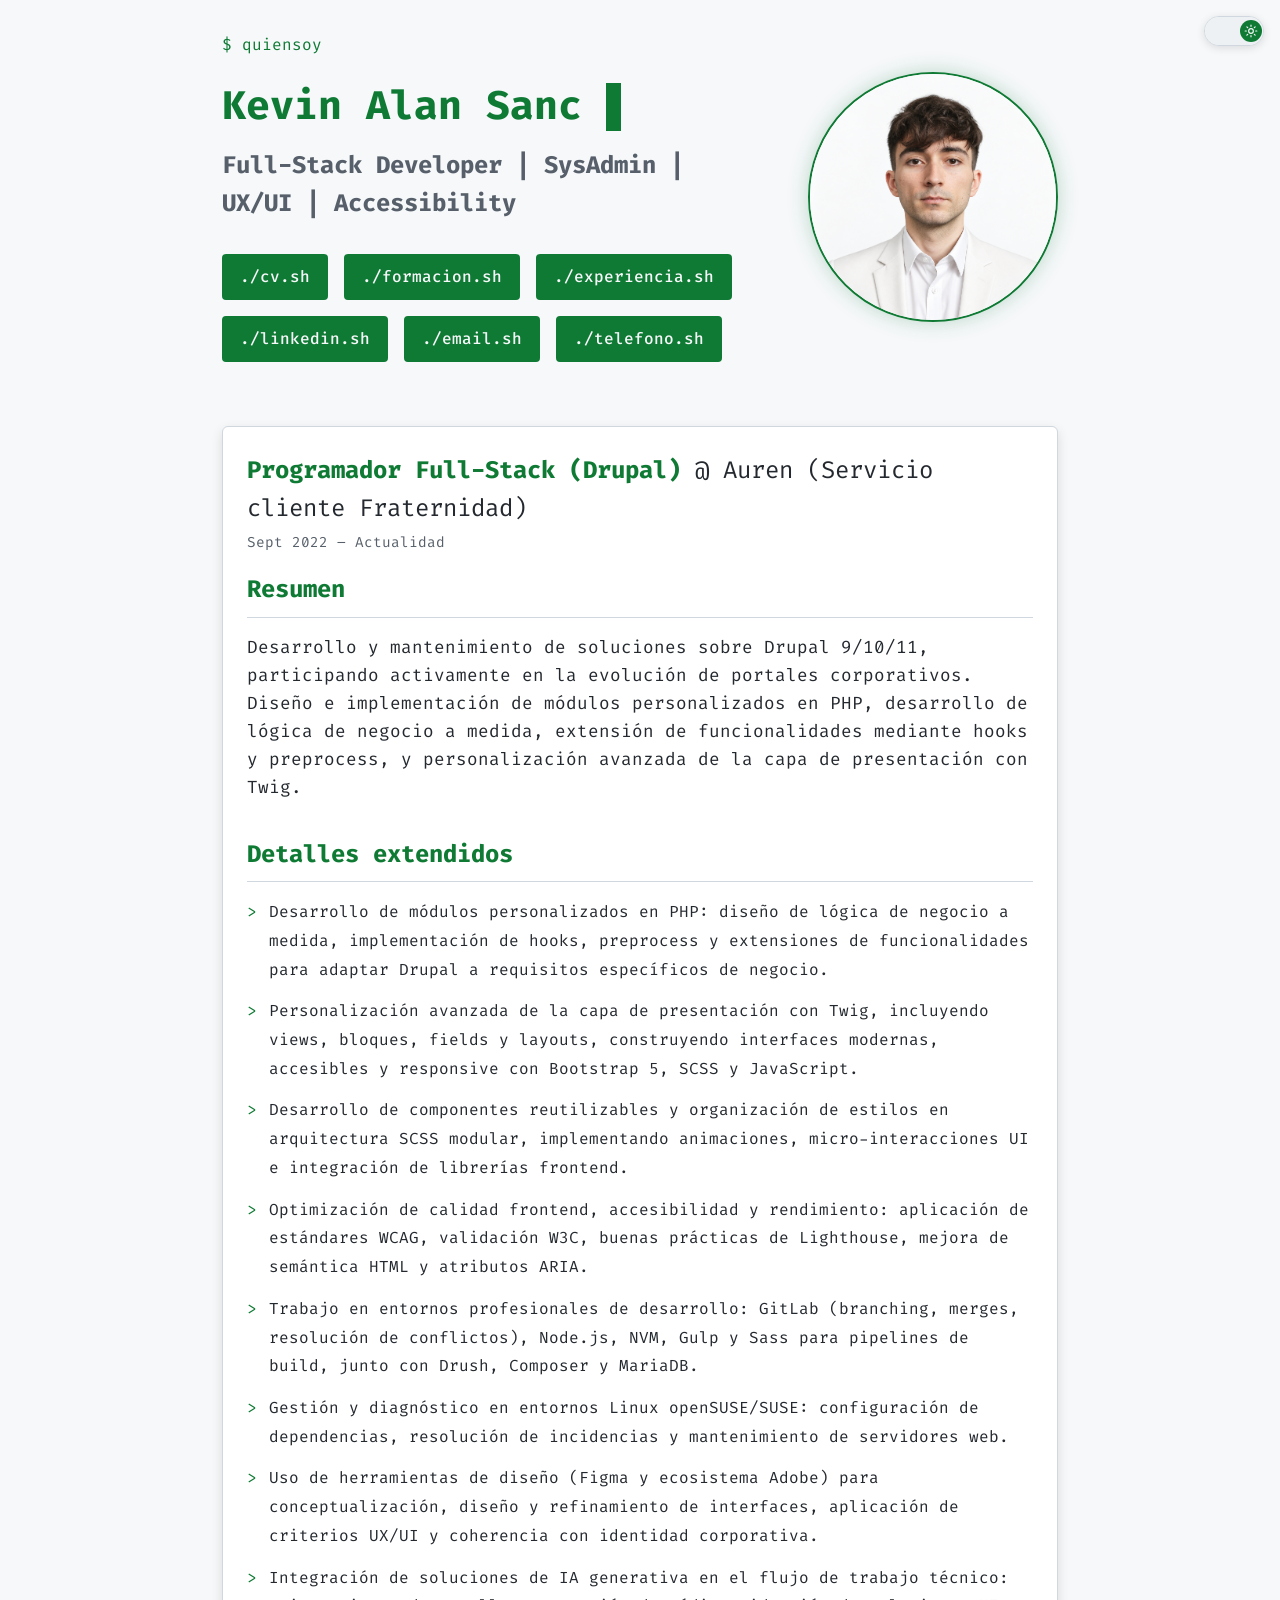
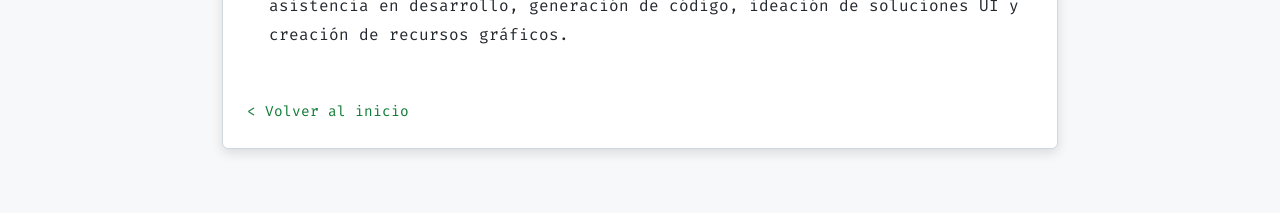
<file: experience/auren-fraternidad/index.html>
<!DOCTYPE html>  <html lang="es"> <head><script>
			(function () {
				try {
					var theme = localStorage.getItem("theme");
					if (theme !== "light" && theme !== "dark") {
						theme = window.matchMedia("(prefers-color-scheme: light)").matches
							? "light"
							: "dark";
					}
					document.documentElement.setAttribute("data-theme", theme);
				} catch (e) {
					document.documentElement.setAttribute("data-theme", "dark");
				}
			})();
		</script><meta charset="UTF-8"><meta name="description" content="Programmer Portfolio"><meta name="viewport" content="width=device-width"><link rel="icon" type="image/svg+xml" href="./icons/favicon.svg"><meta name="generator" content="Astro v7.3.2"><title>Experiencia — Auren (Servicio cliente Fraternidad)</title><link rel="preconnect" href="https://fonts.googleapis.com"><link rel="preconnect" href="https://fonts.gstatic.com" crossorigin><link href="https://fonts.googleapis.com/css2?family=Fira+Code:wght@300;400;500;700&display=swap" rel="stylesheet"><base href="/"><link rel="stylesheet" href="./css/global-B9_62PyS.css"><link rel="stylesheet" href="/css/cards-NezKIAdj.css"><style>.experience-list{flex-direction:column;gap:1.5rem;display:flex}.experience-company{color:var(--text-color);font-weight:400}.experience-date{color:var(--muted-color);margin-bottom:1rem}.experience-card{color:inherit;cursor:pointer;text-decoration:none;display:block}
</style></head> <body>  <button type="button" id="theme-toggle" class="theme-toggle" role="switch" aria-checked="false" aria-label="Cambiar tema claro/oscuro" title="Cambiar tema" data-astro-cid-l6lhmie6> <span class="theme-toggle__track" aria-hidden="true" data-astro-cid-l6lhmie6></span> <span class="theme-toggle__thumb" aria-hidden="true" data-astro-cid-l6lhmie6> <svg class="theme-toggle__icon theme-toggle__icon--sun" viewBox="0 0 24 24" fill="none" stroke="currentColor" stroke-width="2" stroke-linecap="round" stroke-linejoin="round" data-astro-cid-l6lhmie6> <circle cx="12" cy="12" r="4" data-astro-cid-l6lhmie6></circle> <path d="M12 2v2M12 20v2M4.93 4.93l1.41 1.41M17.66 17.66l1.41 1.41M2 12h2M20 12h2M4.93 19.07l1.41-1.41M17.66 6.34l1.41-1.41" data-astro-cid-l6lhmie6></path> </svg> <svg class="theme-toggle__icon theme-toggle__icon--moon" viewBox="0 0 24 24" fill="none" stroke="currentColor" stroke-width="2" stroke-linecap="round" stroke-linejoin="round" data-astro-cid-l6lhmie6> <path d="M21 12.79A9 9 0 1 1 11.21 3 7 7 0 0 0 21 12.79z" data-astro-cid-l6lhmie6></path> </svg> </span> </button> <script>
  (function () {
    var btn = document.getElementById("theme-toggle");
    if (!btn) return;
    var root = document.documentElement;

    function sync() {
      var checked = root.getAttribute("data-theme") === "light";
      btn.setAttribute("aria-checked", checked ? "true" : "false");
    }

    sync();

    btn.addEventListener("click", function () {
      var next = root.getAttribute("data-theme") === "light" ? "dark" : "light";
      root.setAttribute("data-theme", next);
      try {
        localStorage.setItem("theme", next);
      } catch (e) {}
      sync();
    });
  })();
</script>   <div class="hero-sticky-wrapper">  <header class="container hero-container">  <div class="hero-content">  <p class="hero-subtitle">$ quiensoy</p>  <h1 class="hero-title cursor"> <span id="typewriter"></span> </h1>  <h2 class="hero-role">Full-Stack Developer | SysAdmin | UX/UI | Accessibility</h2>   <div class="hero-buttons">  <a href="./data/Curriculum - Kevin Alan - 2026.pdf" download aria-label="Descargar currículum en PDF" class="btn-primary">./cv.sh</a>  <a href="#education" aria-label="Ver mi formación y cursos" class="btn-primary">./formacion.sh</a>  <a href="#experience" aria-label="Ver mi experiencia laboral" class="btn-primary">./experiencia.sh</a>  <a href="https://linkedin.com/in/kevin-alan-sanchez-mero%C3%B1o" target="_blank" aria-label="Contactar a través de LinkedIn" class="btn-secondary">./linkedin.sh</a>  <a href="mailto:ksmerono@gmail.com" aria-label="Enviar un email" class="btn-secondary">./email.sh</a>  <a href="tel:+34655239445" aria-label="Llamar por teléfono" class="btn-secondary">./telefono.sh</a> </div> </div>  <div class="hero-image" aria-label="Foto de perfil de Kevin Alan Sanchez Meroño"> <img class="hero-profile hero-profile--primary theme-image theme-image--dark" src="./images/profile.jpg" alt="Foto de perfil de Kevin Alan Sanchez Meroño" loading="lazy"> <img class="hero-profile hero-profile--alt theme-image theme-image--dark" src="./images/profile-hacker.png" alt="Versión hacker de Kevin Alan Sanchez Meroño" loading="lazy" aria-hidden="true"> <img class="hero-profile hero-profile--primary theme-image theme-image--light" src="./images/profile-white.webp" alt="Foto de perfil de Kevin Alan Sanchez Meroño" loading="lazy"> <img class="hero-profile hero-profile--alt theme-image theme-image--light" src="./images/profile-hacker-white.webp" alt="Versión hacker de Kevin Alan Sanchez Meroño" loading="lazy" aria-hidden="true"> </div> </header>  <script>(function(){const name = "Kevin Alan Sanchez Meroño";

  
  const typewriter = document.getElementById("typewriter");
  let i = 0;
  const speed = 100;

  function typeWriter() {
    if (i < name.length) {
      typewriter.innerHTML += name.charAt(i);
      i++;
      setTimeout(typeWriter, speed);
    }
  }

  
  typeWriter();
})();</script> </div> <main class="container"> <article class="terminal-window terminal-body terminal-body--spacious"> <h1 class="job-role detail-job-role"> Programador Full-Stack (Drupal) <span class="experience-company">@ Auren (Servicio cliente Fraternidad)</span> </h1> <p class="card-meta experience-date">Sept 2022 – Actualidad</p> <section class="detail-section"> <h2 class="section-heading">Resumen</h2> <p class="detail-description">Desarrollo y mantenimiento de soluciones sobre Drupal 9/10/11, participando activamente en la evolución de portales corporativos. Diseño e implementación de módulos personalizados en PHP, desarrollo de lógica de negocio a medida, extensión de funcionalidades mediante hooks y preprocess, y personalización avanzada de la capa de presentación con Twig.</p> </section> <section class="detail-section"> <h2 class="section-heading">Detalles extendidos</h2> <ul class="details-list"> <li class="details-item"> <span class="detail-marker">&gt;</span> <span>Desarrollo de módulos personalizados en PHP: diseño de lógica de negocio a medida, implementación de hooks, preprocess y extensiones de funcionalidades para adaptar Drupal a requisitos específicos de negocio.</span> </li><li class="details-item"> <span class="detail-marker">&gt;</span> <span>Personalización avanzada de la capa de presentación con Twig, incluyendo views, bloques, fields y layouts, construyendo interfaces modernas, accesibles y responsive con Bootstrap 5, SCSS y JavaScript.</span> </li><li class="details-item"> <span class="detail-marker">&gt;</span> <span>Desarrollo de componentes reutilizables y organización de estilos en arquitectura SCSS modular, implementando animaciones, micro-interacciones UI e integración de librerías frontend.</span> </li><li class="details-item"> <span class="detail-marker">&gt;</span> <span>Optimización de calidad frontend, accesibilidad y rendimiento: aplicación de estándares WCAG, validación W3C, buenas prácticas de Lighthouse, mejora de semántica HTML y atributos ARIA.</span> </li><li class="details-item"> <span class="detail-marker">&gt;</span> <span>Trabajo en entornos profesionales de desarrollo: GitLab (branching, merges, resolución de conflictos), Node.js, NVM, Gulp y Sass para pipelines de build, junto con Drush, Composer y MariaDB.</span> </li><li class="details-item"> <span class="detail-marker">&gt;</span> <span>Gestión y diagnóstico en entornos Linux openSUSE/SUSE: configuración de dependencias, resolución de incidencias y mantenimiento de servidores web.</span> </li><li class="details-item"> <span class="detail-marker">&gt;</span> <span>Uso de herramientas de diseño (Figma y ecosistema Adobe) para conceptualización, diseño y refinamiento de interfaces, aplicación de criterios UX/UI y coherencia con identidad corporativa.</span> </li><li class="details-item"> <span class="detail-marker">&gt;</span> <span>Integración de soluciones de IA generativa en el flujo de trabajo técnico: asistencia en desarrollo, generación de código, ideación de soluciones UI y creación de recursos gráficos.</span> </li> </ul> </section> <p class="back-link back-link--large"> <a href="/" class="card-link">&lt; Volver al inicio</a> </p> </article> </main>  <button type="button" class="scroll-to-top" aria-label="Volver arriba" id="scroll-to-top" data-astro-cid-p774adf7> <svg width="20" height="20" viewBox="0 0 20 20" fill="none" aria-hidden="true" data-astro-cid-p774adf7> <path d="M10 16V4M10 4L4 10M10 4L16 10" stroke="currentColor" stroke-width="2" stroke-linecap="round" stroke-linejoin="round" data-astro-cid-p774adf7></path> </svg> </button> <script type="module">var e=document.getElementById(`scroll-to-top`);e&&(window.addEventListener(`scroll`,()=>{e.classList.toggle(`visible`,window.scrollY>300)},{passive:!0}),e.addEventListener(`click`,()=>{window.scrollTo({top:0,behavior:`smooth`})}));</script> <script type="module" src="./js/window-controls-DuKD4S4e.js" defer></script></body> </html>
</file>
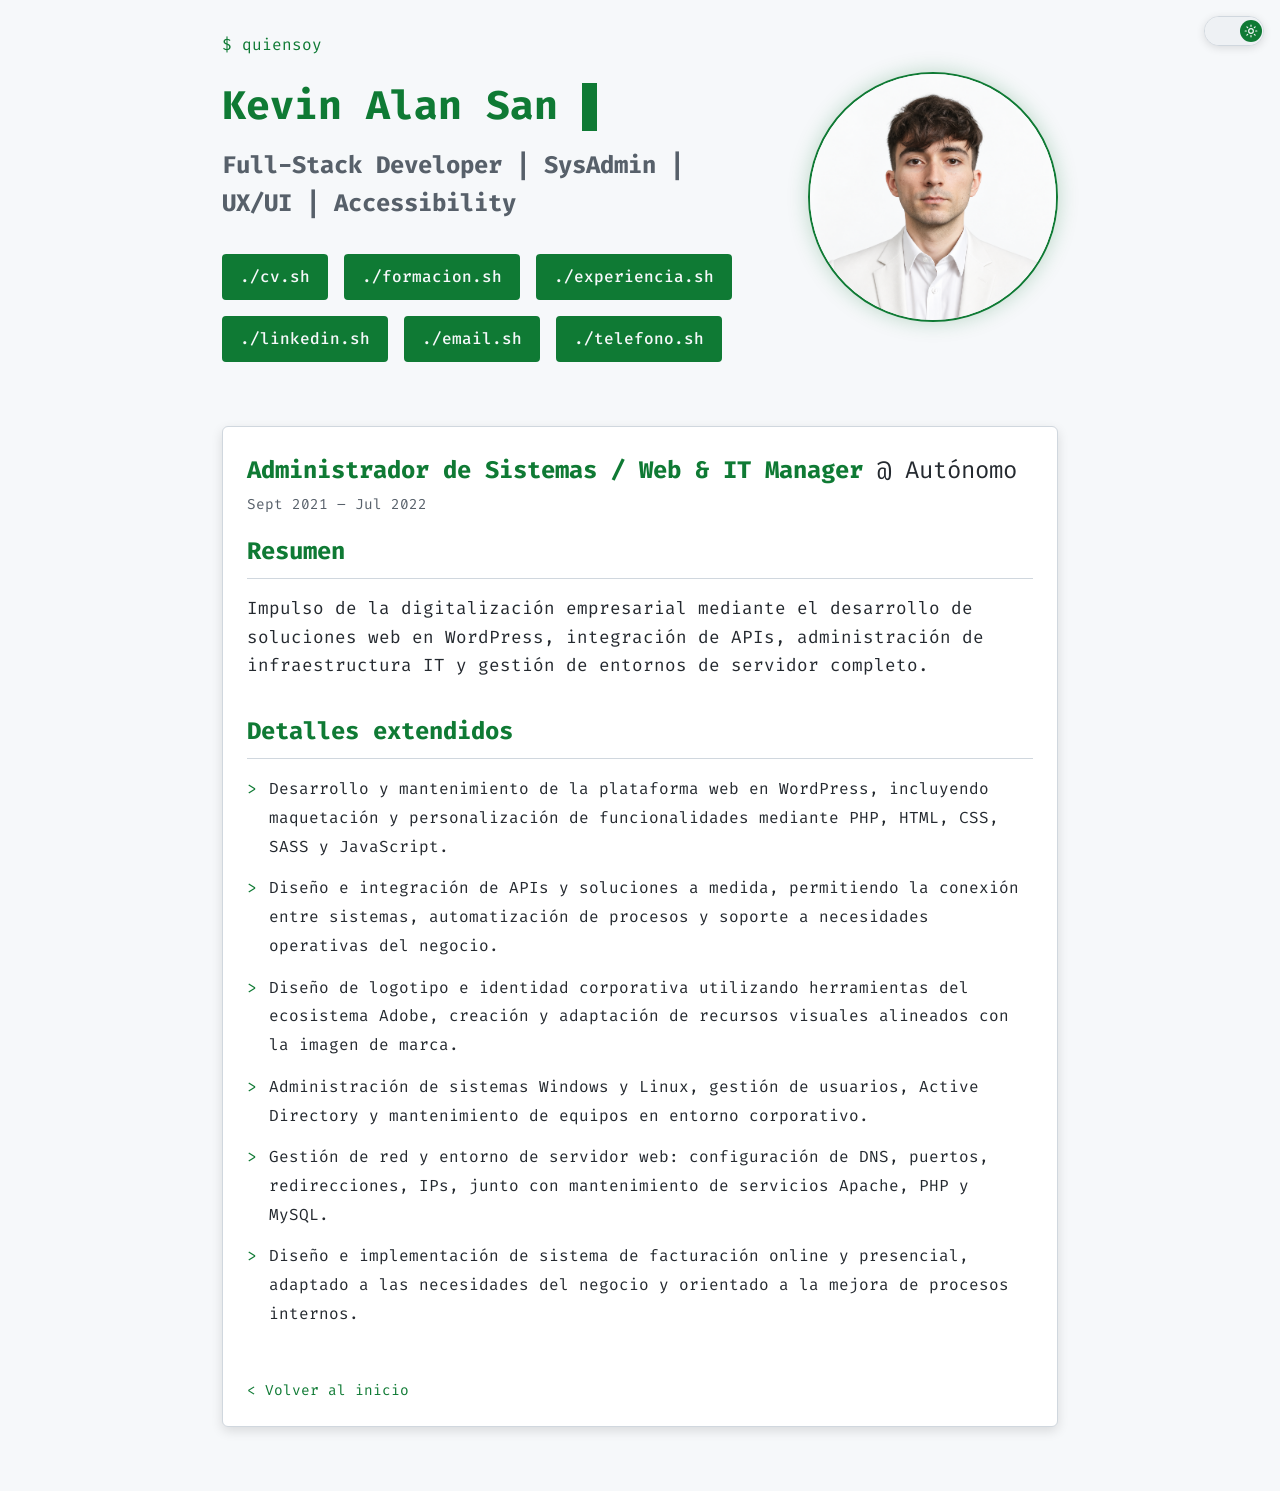
<file: experience/autonomo-it/index.html>
<!DOCTYPE html>  <html lang="es"> <head><script>
			(function () {
				try {
					var theme = localStorage.getItem("theme");
					if (theme !== "light" && theme !== "dark") {
						theme = window.matchMedia("(prefers-color-scheme: light)").matches
							? "light"
							: "dark";
					}
					document.documentElement.setAttribute("data-theme", theme);
				} catch (e) {
					document.documentElement.setAttribute("data-theme", "dark");
				}
			})();
		</script><meta charset="UTF-8"><meta name="description" content="Programmer Portfolio"><meta name="viewport" content="width=device-width"><link rel="icon" type="image/svg+xml" href="./icons/favicon.svg"><meta name="generator" content="Astro v7.3.2"><title>Experiencia — Autónomo</title><link rel="preconnect" href="https://fonts.googleapis.com"><link rel="preconnect" href="https://fonts.gstatic.com" crossorigin><link href="https://fonts.googleapis.com/css2?family=Fira+Code:wght@300;400;500;700&display=swap" rel="stylesheet"><base href="/"><link rel="stylesheet" href="./css/global-B9_62PyS.css"><link rel="stylesheet" href="/css/cards-NezKIAdj.css"><style>.experience-list{flex-direction:column;gap:1.5rem;display:flex}.experience-company{color:var(--text-color);font-weight:400}.experience-date{color:var(--muted-color);margin-bottom:1rem}.experience-card{color:inherit;cursor:pointer;text-decoration:none;display:block}
</style></head> <body>  <button type="button" id="theme-toggle" class="theme-toggle" role="switch" aria-checked="false" aria-label="Cambiar tema claro/oscuro" title="Cambiar tema" data-astro-cid-l6lhmie6> <span class="theme-toggle__track" aria-hidden="true" data-astro-cid-l6lhmie6></span> <span class="theme-toggle__thumb" aria-hidden="true" data-astro-cid-l6lhmie6> <svg class="theme-toggle__icon theme-toggle__icon--sun" viewBox="0 0 24 24" fill="none" stroke="currentColor" stroke-width="2" stroke-linecap="round" stroke-linejoin="round" data-astro-cid-l6lhmie6> <circle cx="12" cy="12" r="4" data-astro-cid-l6lhmie6></circle> <path d="M12 2v2M12 20v2M4.93 4.93l1.41 1.41M17.66 17.66l1.41 1.41M2 12h2M20 12h2M4.93 19.07l1.41-1.41M17.66 6.34l1.41-1.41" data-astro-cid-l6lhmie6></path> </svg> <svg class="theme-toggle__icon theme-toggle__icon--moon" viewBox="0 0 24 24" fill="none" stroke="currentColor" stroke-width="2" stroke-linecap="round" stroke-linejoin="round" data-astro-cid-l6lhmie6> <path d="M21 12.79A9 9 0 1 1 11.21 3 7 7 0 0 0 21 12.79z" data-astro-cid-l6lhmie6></path> </svg> </span> </button> <script>
  (function () {
    var btn = document.getElementById("theme-toggle");
    if (!btn) return;
    var root = document.documentElement;

    function sync() {
      var checked = root.getAttribute("data-theme") === "light";
      btn.setAttribute("aria-checked", checked ? "true" : "false");
    }

    sync();

    btn.addEventListener("click", function () {
      var next = root.getAttribute("data-theme") === "light" ? "dark" : "light";
      root.setAttribute("data-theme", next);
      try {
        localStorage.setItem("theme", next);
      } catch (e) {}
      sync();
    });
  })();
</script>   <div class="hero-sticky-wrapper">  <header class="container hero-container">  <div class="hero-content">  <p class="hero-subtitle">$ quiensoy</p>  <h1 class="hero-title cursor"> <span id="typewriter"></span> </h1>  <h2 class="hero-role">Full-Stack Developer | SysAdmin | UX/UI | Accessibility</h2>   <div class="hero-buttons">  <a href="./data/Curriculum - Kevin Alan - 2026.pdf" download aria-label="Descargar currículum en PDF" class="btn-primary">./cv.sh</a>  <a href="#education" aria-label="Ver mi formación y cursos" class="btn-primary">./formacion.sh</a>  <a href="#experience" aria-label="Ver mi experiencia laboral" class="btn-primary">./experiencia.sh</a>  <a href="https://linkedin.com/in/kevin-alan-sanchez-mero%C3%B1o" target="_blank" aria-label="Contactar a través de LinkedIn" class="btn-secondary">./linkedin.sh</a>  <a href="mailto:ksmerono@gmail.com" aria-label="Enviar un email" class="btn-secondary">./email.sh</a>  <a href="tel:+34655239445" aria-label="Llamar por teléfono" class="btn-secondary">./telefono.sh</a> </div> </div>  <div class="hero-image" aria-label="Foto de perfil de Kevin Alan Sanchez Meroño"> <img class="hero-profile hero-profile--primary theme-image theme-image--dark" src="./images/profile.jpg" alt="Foto de perfil de Kevin Alan Sanchez Meroño" loading="lazy"> <img class="hero-profile hero-profile--alt theme-image theme-image--dark" src="./images/profile-hacker.png" alt="Versión hacker de Kevin Alan Sanchez Meroño" loading="lazy" aria-hidden="true"> <img class="hero-profile hero-profile--primary theme-image theme-image--light" src="./images/profile-white.webp" alt="Foto de perfil de Kevin Alan Sanchez Meroño" loading="lazy"> <img class="hero-profile hero-profile--alt theme-image theme-image--light" src="./images/profile-hacker-white.webp" alt="Versión hacker de Kevin Alan Sanchez Meroño" loading="lazy" aria-hidden="true"> </div> </header>  <script>(function(){const name = "Kevin Alan Sanchez Meroño";

  
  const typewriter = document.getElementById("typewriter");
  let i = 0;
  const speed = 100;

  function typeWriter() {
    if (i < name.length) {
      typewriter.innerHTML += name.charAt(i);
      i++;
      setTimeout(typeWriter, speed);
    }
  }

  
  typeWriter();
})();</script> </div> <main class="container"> <article class="terminal-window terminal-body terminal-body--spacious"> <h1 class="job-role detail-job-role"> Administrador de Sistemas / Web &amp; IT Manager <span class="experience-company">@ Autónomo</span> </h1> <p class="card-meta experience-date">Sept 2021 – Jul 2022</p> <section class="detail-section"> <h2 class="section-heading">Resumen</h2> <p class="detail-description">Impulso de la digitalización empresarial mediante el desarrollo de soluciones web en WordPress, integración de APIs, administración de infraestructura IT y gestión de entornos de servidor completo.</p> </section> <section class="detail-section"> <h2 class="section-heading">Detalles extendidos</h2> <ul class="details-list"> <li class="details-item"> <span class="detail-marker">&gt;</span> <span>Desarrollo y mantenimiento de la plataforma web en WordPress, incluyendo maquetación y personalización de funcionalidades mediante PHP, HTML, CSS, SASS y JavaScript.</span> </li><li class="details-item"> <span class="detail-marker">&gt;</span> <span>Diseño e integración de APIs y soluciones a medida, permitiendo la conexión entre sistemas, automatización de procesos y soporte a necesidades operativas del negocio.</span> </li><li class="details-item"> <span class="detail-marker">&gt;</span> <span>Diseño de logotipo e identidad corporativa utilizando herramientas del ecosistema Adobe, creación y adaptación de recursos visuales alineados con la imagen de marca.</span> </li><li class="details-item"> <span class="detail-marker">&gt;</span> <span>Administración de sistemas Windows y Linux, gestión de usuarios, Active Directory y mantenimiento de equipos en entorno corporativo.</span> </li><li class="details-item"> <span class="detail-marker">&gt;</span> <span>Gestión de red y entorno de servidor web: configuración de DNS, puertos, redirecciones, IPs, junto con mantenimiento de servicios Apache, PHP y MySQL.</span> </li><li class="details-item"> <span class="detail-marker">&gt;</span> <span>Diseño e implementación de sistema de facturación online y presencial, adaptado a las necesidades del negocio y orientado a la mejora de procesos internos.</span> </li> </ul> </section> <p class="back-link back-link--large"> <a href="/" class="card-link">&lt; Volver al inicio</a> </p> </article> </main>  <button type="button" class="scroll-to-top" aria-label="Volver arriba" id="scroll-to-top" data-astro-cid-p774adf7> <svg width="20" height="20" viewBox="0 0 20 20" fill="none" aria-hidden="true" data-astro-cid-p774adf7> <path d="M10 16V4M10 4L4 10M10 4L16 10" stroke="currentColor" stroke-width="2" stroke-linecap="round" stroke-linejoin="round" data-astro-cid-p774adf7></path> </svg> </button> <script type="module">var e=document.getElementById(`scroll-to-top`);e&&(window.addEventListener(`scroll`,()=>{e.classList.toggle(`visible`,window.scrollY>300)},{passive:!0}),e.addEventListener(`click`,()=>{window.scrollTo({top:0,behavior:`smooth`})}));</script> <script type="module" src="./js/window-controls-DuKD4S4e.js" defer></script></body> </html>
</file>
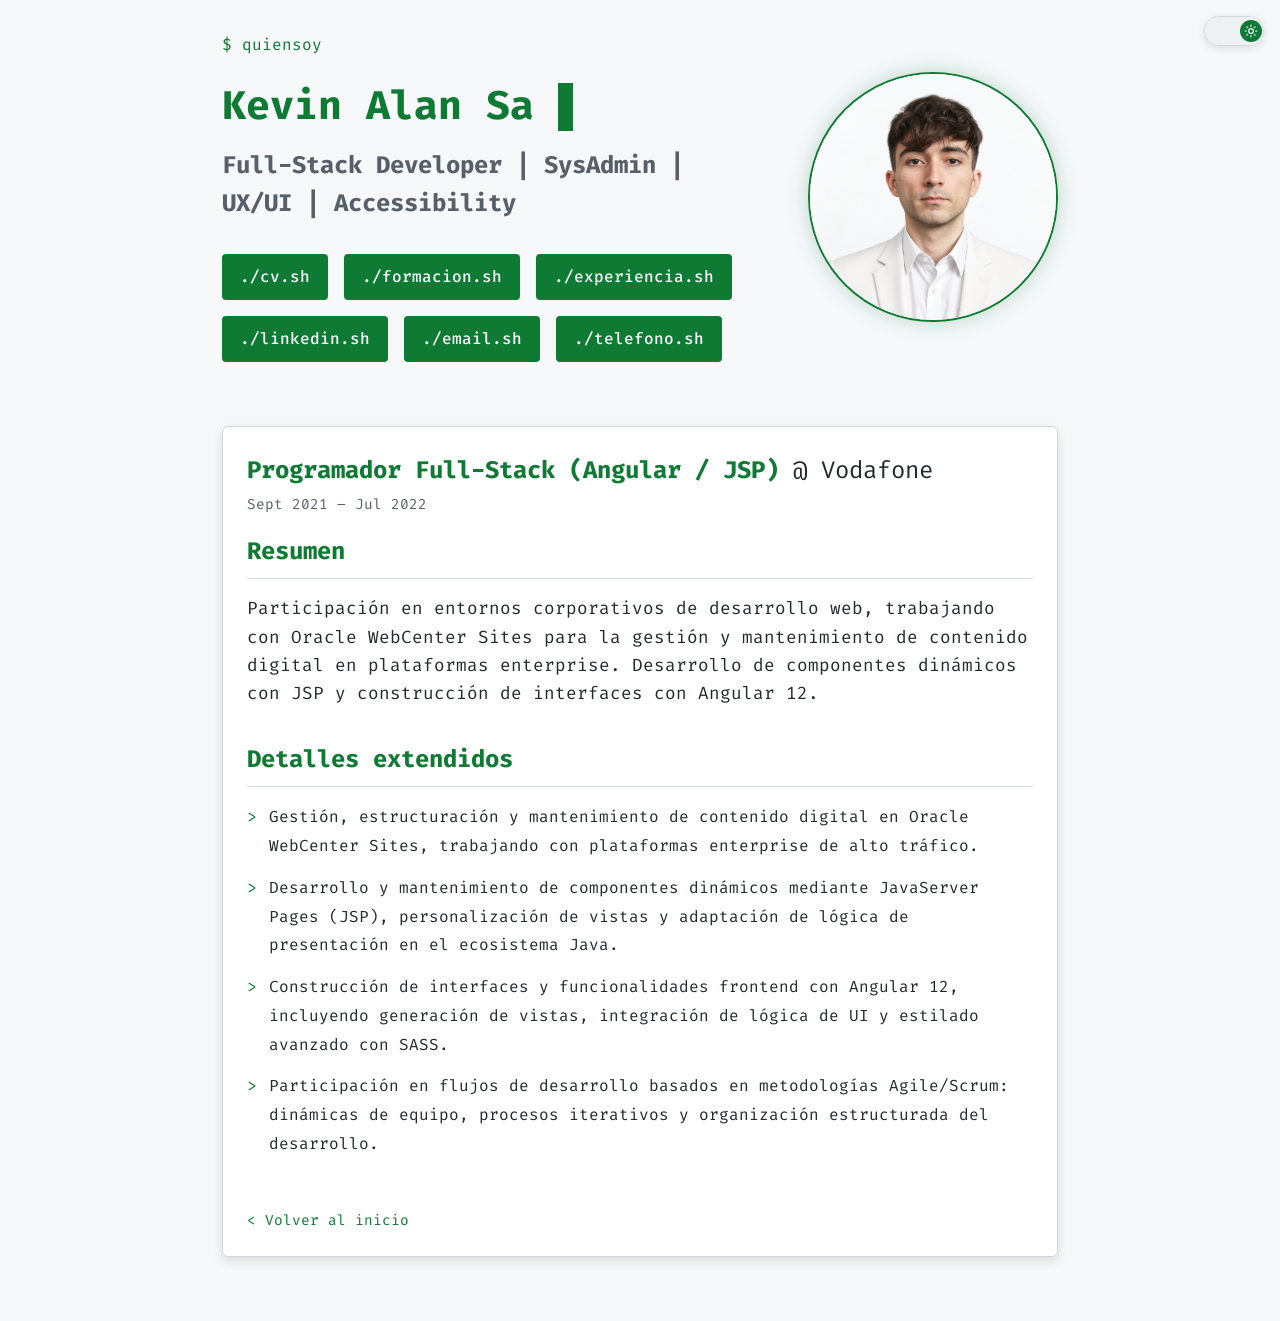
<file: experience/vodafone/index.html>
<!DOCTYPE html>  <html lang="es"> <head><script>
			(function () {
				try {
					var theme = localStorage.getItem("theme");
					if (theme !== "light" && theme !== "dark") {
						theme = window.matchMedia("(prefers-color-scheme: light)").matches
							? "light"
							: "dark";
					}
					document.documentElement.setAttribute("data-theme", theme);
				} catch (e) {
					document.documentElement.setAttribute("data-theme", "dark");
				}
			})();
		</script><meta charset="UTF-8"><meta name="description" content="Programmer Portfolio"><meta name="viewport" content="width=device-width"><link rel="icon" type="image/svg+xml" href="./icons/favicon.svg"><meta name="generator" content="Astro v7.3.2"><title>Experiencia — Vodafone</title><link rel="preconnect" href="https://fonts.googleapis.com"><link rel="preconnect" href="https://fonts.gstatic.com" crossorigin><link href="https://fonts.googleapis.com/css2?family=Fira+Code:wght@300;400;500;700&display=swap" rel="stylesheet"><base href="/"><link rel="stylesheet" href="./css/global-B9_62PyS.css"><link rel="stylesheet" href="/css/cards-NezKIAdj.css"><style>.experience-list{flex-direction:column;gap:1.5rem;display:flex}.experience-company{color:var(--text-color);font-weight:400}.experience-date{color:var(--muted-color);margin-bottom:1rem}.experience-card{color:inherit;cursor:pointer;text-decoration:none;display:block}
</style></head> <body>  <button type="button" id="theme-toggle" class="theme-toggle" role="switch" aria-checked="false" aria-label="Cambiar tema claro/oscuro" title="Cambiar tema" data-astro-cid-l6lhmie6> <span class="theme-toggle__track" aria-hidden="true" data-astro-cid-l6lhmie6></span> <span class="theme-toggle__thumb" aria-hidden="true" data-astro-cid-l6lhmie6> <svg class="theme-toggle__icon theme-toggle__icon--sun" viewBox="0 0 24 24" fill="none" stroke="currentColor" stroke-width="2" stroke-linecap="round" stroke-linejoin="round" data-astro-cid-l6lhmie6> <circle cx="12" cy="12" r="4" data-astro-cid-l6lhmie6></circle> <path d="M12 2v2M12 20v2M4.93 4.93l1.41 1.41M17.66 17.66l1.41 1.41M2 12h2M20 12h2M4.93 19.07l1.41-1.41M17.66 6.34l1.41-1.41" data-astro-cid-l6lhmie6></path> </svg> <svg class="theme-toggle__icon theme-toggle__icon--moon" viewBox="0 0 24 24" fill="none" stroke="currentColor" stroke-width="2" stroke-linecap="round" stroke-linejoin="round" data-astro-cid-l6lhmie6> <path d="M21 12.79A9 9 0 1 1 11.21 3 7 7 0 0 0 21 12.79z" data-astro-cid-l6lhmie6></path> </svg> </span> </button> <script>
  (function () {
    var btn = document.getElementById("theme-toggle");
    if (!btn) return;
    var root = document.documentElement;

    function sync() {
      var checked = root.getAttribute("data-theme") === "light";
      btn.setAttribute("aria-checked", checked ? "true" : "false");
    }

    sync();

    btn.addEventListener("click", function () {
      var next = root.getAttribute("data-theme") === "light" ? "dark" : "light";
      root.setAttribute("data-theme", next);
      try {
        localStorage.setItem("theme", next);
      } catch (e) {}
      sync();
    });
  })();
</script>   <div class="hero-sticky-wrapper">  <header class="container hero-container">  <div class="hero-content">  <p class="hero-subtitle">$ quiensoy</p>  <h1 class="hero-title cursor"> <span id="typewriter"></span> </h1>  <h2 class="hero-role">Full-Stack Developer | SysAdmin | UX/UI | Accessibility</h2>   <div class="hero-buttons">  <a href="./data/Curriculum - Kevin Alan - 2026.pdf" download aria-label="Descargar currículum en PDF" class="btn-primary">./cv.sh</a>  <a href="#education" aria-label="Ver mi formación y cursos" class="btn-primary">./formacion.sh</a>  <a href="#experience" aria-label="Ver mi experiencia laboral" class="btn-primary">./experiencia.sh</a>  <a href="https://linkedin.com/in/kevin-alan-sanchez-mero%C3%B1o" target="_blank" aria-label="Contactar a través de LinkedIn" class="btn-secondary">./linkedin.sh</a>  <a href="mailto:ksmerono@gmail.com" aria-label="Enviar un email" class="btn-secondary">./email.sh</a>  <a href="tel:+34655239445" aria-label="Llamar por teléfono" class="btn-secondary">./telefono.sh</a> </div> </div>  <div class="hero-image" aria-label="Foto de perfil de Kevin Alan Sanchez Meroño"> <img class="hero-profile hero-profile--primary theme-image theme-image--dark" src="./images/profile.jpg" alt="Foto de perfil de Kevin Alan Sanchez Meroño" loading="lazy"> <img class="hero-profile hero-profile--alt theme-image theme-image--dark" src="./images/profile-hacker.png" alt="Versión hacker de Kevin Alan Sanchez Meroño" loading="lazy" aria-hidden="true"> <img class="hero-profile hero-profile--primary theme-image theme-image--light" src="./images/profile-white.webp" alt="Foto de perfil de Kevin Alan Sanchez Meroño" loading="lazy"> <img class="hero-profile hero-profile--alt theme-image theme-image--light" src="./images/profile-hacker-white.webp" alt="Versión hacker de Kevin Alan Sanchez Meroño" loading="lazy" aria-hidden="true"> </div> </header>  <script>(function(){const name = "Kevin Alan Sanchez Meroño";

  
  const typewriter = document.getElementById("typewriter");
  let i = 0;
  const speed = 100;

  function typeWriter() {
    if (i < name.length) {
      typewriter.innerHTML += name.charAt(i);
      i++;
      setTimeout(typeWriter, speed);
    }
  }

  
  typeWriter();
})();</script> </div> <main class="container"> <article class="terminal-window terminal-body terminal-body--spacious"> <h1 class="job-role detail-job-role"> Programador Full-Stack (Angular / JSP) <span class="experience-company">@ Vodafone</span> </h1> <p class="card-meta experience-date">Sept 2021 – Jul 2022</p> <section class="detail-section"> <h2 class="section-heading">Resumen</h2> <p class="detail-description">Participación en entornos corporativos de desarrollo web, trabajando con Oracle WebCenter Sites para la gestión y mantenimiento de contenido digital en plataformas enterprise. Desarrollo de componentes dinámicos con JSP y construcción de interfaces con Angular 12.</p> </section> <section class="detail-section"> <h2 class="section-heading">Detalles extendidos</h2> <ul class="details-list"> <li class="details-item"> <span class="detail-marker">&gt;</span> <span>Gestión, estructuración y mantenimiento de contenido digital en Oracle WebCenter Sites, trabajando con plataformas enterprise de alto tráfico.</span> </li><li class="details-item"> <span class="detail-marker">&gt;</span> <span>Desarrollo y mantenimiento de componentes dinámicos mediante JavaServer Pages (JSP), personalización de vistas y adaptación de lógica de presentación en el ecosistema Java.</span> </li><li class="details-item"> <span class="detail-marker">&gt;</span> <span>Construcción de interfaces y funcionalidades frontend con Angular 12, incluyendo generación de vistas, integración de lógica de UI y estilado avanzado con SASS.</span> </li><li class="details-item"> <span class="detail-marker">&gt;</span> <span>Participación en flujos de desarrollo basados en metodologías Agile/Scrum: dinámicas de equipo, procesos iterativos y organización estructurada del desarrollo.</span> </li> </ul> </section> <p class="back-link back-link--large"> <a href="/" class="card-link">&lt; Volver al inicio</a> </p> </article> </main>  <button type="button" class="scroll-to-top" aria-label="Volver arriba" id="scroll-to-top" data-astro-cid-p774adf7> <svg width="20" height="20" viewBox="0 0 20 20" fill="none" aria-hidden="true" data-astro-cid-p774adf7> <path d="M10 16V4M10 4L4 10M10 4L16 10" stroke="currentColor" stroke-width="2" stroke-linecap="round" stroke-linejoin="round" data-astro-cid-p774adf7></path> </svg> </button> <script type="module">var e=document.getElementById(`scroll-to-top`);e&&(window.addEventListener(`scroll`,()=>{e.classList.toggle(`visible`,window.scrollY>300)},{passive:!0}),e.addEventListener(`click`,()=>{window.scrollTo({top:0,behavior:`smooth`})}));</script> <script type="module" src="./js/window-controls-DuKD4S4e.js" defer></script></body> </html>
</file>
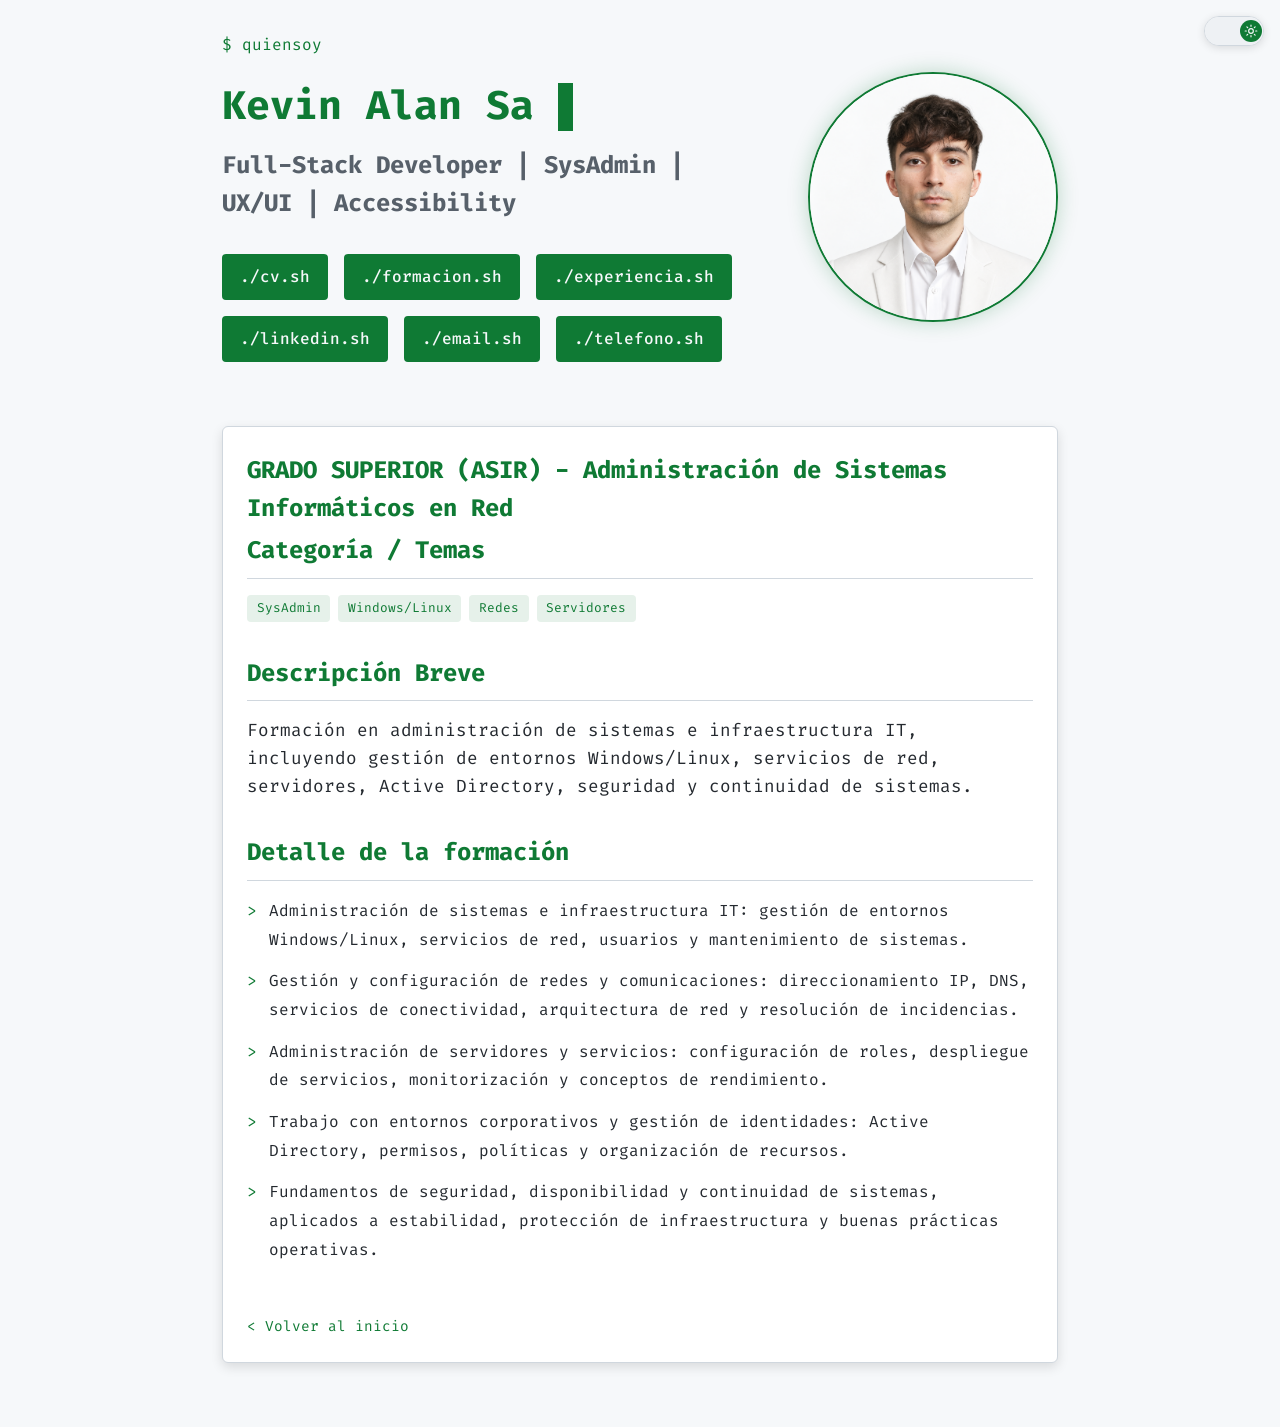
<file: formacion/asir/index.html>
<!DOCTYPE html>  <html lang="es"> <head><script>
			(function () {
				try {
					var theme = localStorage.getItem("theme");
					if (theme !== "light" && theme !== "dark") {
						theme = window.matchMedia("(prefers-color-scheme: light)").matches
							? "light"
							: "dark";
					}
					document.documentElement.setAttribute("data-theme", theme);
				} catch (e) {
					document.documentElement.setAttribute("data-theme", "dark");
				}
			})();
		</script><meta charset="UTF-8"><meta name="description" content="Programmer Portfolio"><meta name="viewport" content="width=device-width"><link rel="icon" type="image/svg+xml" href="./icons/favicon.svg"><meta name="generator" content="Astro v7.3.2"><title>Formación — GRADO SUPERIOR (ASIR) - Administración de Sistemas Informáticos en Red</title><link rel="preconnect" href="https://fonts.googleapis.com"><link rel="preconnect" href="https://fonts.gstatic.com" crossorigin><link href="https://fonts.googleapis.com/css2?family=Fira+Code:wght@300;400;500;700&display=swap" rel="stylesheet"><base href="/"><link rel="stylesheet" href="./css/global-B9_62PyS.css"><link rel="stylesheet" href="/css/cards-NezKIAdj.css"><style>.education-card{color:inherit;cursor:pointer;padding:1.5rem;text-decoration:none;display:block}
</style></head> <body>  <button type="button" id="theme-toggle" class="theme-toggle" role="switch" aria-checked="false" aria-label="Cambiar tema claro/oscuro" title="Cambiar tema" data-astro-cid-l6lhmie6> <span class="theme-toggle__track" aria-hidden="true" data-astro-cid-l6lhmie6></span> <span class="theme-toggle__thumb" aria-hidden="true" data-astro-cid-l6lhmie6> <svg class="theme-toggle__icon theme-toggle__icon--sun" viewBox="0 0 24 24" fill="none" stroke="currentColor" stroke-width="2" stroke-linecap="round" stroke-linejoin="round" data-astro-cid-l6lhmie6> <circle cx="12" cy="12" r="4" data-astro-cid-l6lhmie6></circle> <path d="M12 2v2M12 20v2M4.93 4.93l1.41 1.41M17.66 17.66l1.41 1.41M2 12h2M20 12h2M4.93 19.07l1.41-1.41M17.66 6.34l1.41-1.41" data-astro-cid-l6lhmie6></path> </svg> <svg class="theme-toggle__icon theme-toggle__icon--moon" viewBox="0 0 24 24" fill="none" stroke="currentColor" stroke-width="2" stroke-linecap="round" stroke-linejoin="round" data-astro-cid-l6lhmie6> <path d="M21 12.79A9 9 0 1 1 11.21 3 7 7 0 0 0 21 12.79z" data-astro-cid-l6lhmie6></path> </svg> </span> </button> <script>
  (function () {
    var btn = document.getElementById("theme-toggle");
    if (!btn) return;
    var root = document.documentElement;

    function sync() {
      var checked = root.getAttribute("data-theme") === "light";
      btn.setAttribute("aria-checked", checked ? "true" : "false");
    }

    sync();

    btn.addEventListener("click", function () {
      var next = root.getAttribute("data-theme") === "light" ? "dark" : "light";
      root.setAttribute("data-theme", next);
      try {
        localStorage.setItem("theme", next);
      } catch (e) {}
      sync();
    });
  })();
</script>   <div class="hero-sticky-wrapper">  <header class="container hero-container">  <div class="hero-content">  <p class="hero-subtitle">$ quiensoy</p>  <h1 class="hero-title cursor"> <span id="typewriter"></span> </h1>  <h2 class="hero-role">Full-Stack Developer | SysAdmin | UX/UI | Accessibility</h2>   <div class="hero-buttons">  <a href="./data/Curriculum - Kevin Alan - 2026.pdf" download aria-label="Descargar currículum en PDF" class="btn-primary">./cv.sh</a>  <a href="#education" aria-label="Ver mi formación y cursos" class="btn-primary">./formacion.sh</a>  <a href="#experience" aria-label="Ver mi experiencia laboral" class="btn-primary">./experiencia.sh</a>  <a href="https://linkedin.com/in/kevin-alan-sanchez-mero%C3%B1o" target="_blank" aria-label="Contactar a través de LinkedIn" class="btn-secondary">./linkedin.sh</a>  <a href="mailto:ksmerono@gmail.com" aria-label="Enviar un email" class="btn-secondary">./email.sh</a>  <a href="tel:+34655239445" aria-label="Llamar por teléfono" class="btn-secondary">./telefono.sh</a> </div> </div>  <div class="hero-image" aria-label="Foto de perfil de Kevin Alan Sanchez Meroño"> <img class="hero-profile hero-profile--primary theme-image theme-image--dark" src="./images/profile.jpg" alt="Foto de perfil de Kevin Alan Sanchez Meroño" loading="lazy"> <img class="hero-profile hero-profile--alt theme-image theme-image--dark" src="./images/profile-hacker.png" alt="Versión hacker de Kevin Alan Sanchez Meroño" loading="lazy" aria-hidden="true"> <img class="hero-profile hero-profile--primary theme-image theme-image--light" src="./images/profile-white.webp" alt="Foto de perfil de Kevin Alan Sanchez Meroño" loading="lazy"> <img class="hero-profile hero-profile--alt theme-image theme-image--light" src="./images/profile-hacker-white.webp" alt="Versión hacker de Kevin Alan Sanchez Meroño" loading="lazy" aria-hidden="true"> </div> </header>  <script>(function(){const name = "Kevin Alan Sanchez Meroño";

  
  const typewriter = document.getElementById("typewriter");
  let i = 0;
  const speed = 100;

  function typeWriter() {
    if (i < name.length) {
      typewriter.innerHTML += name.charAt(i);
      i++;
      setTimeout(typeWriter, speed);
    }
  }

  
  typeWriter();
})();</script> </div> <main class="container"> <article class="terminal-window terminal-body terminal-body--spacious"> <h1 class="job-role detail-job-role"> GRADO SUPERIOR (ASIR) - Administración de Sistemas Informáticos en Red </h1> <section class="detail-section"> <h2 class="section-heading">Categoría / Temas</h2> <div class="tech-tags"> <span class="tech-tag">SysAdmin</span><span class="tech-tag">Windows/Linux</span><span class="tech-tag">Redes</span><span class="tech-tag">Servidores</span> </div> </section> <section class="detail-section"> <h2 class="section-heading">Descripción Breve</h2> <p class="detail-description">Formación en administración de sistemas e infraestructura IT, incluyendo gestión de entornos Windows/Linux, servicios de red, servidores, Active Directory, seguridad y continuidad de sistemas.</p> </section> <section class="detail-section"> <h2 class="section-heading">Detalle de la formación</h2> <ul class="details-list"> <li class="details-item"> <span class="detail-marker">&gt;</span> <span>Administración de sistemas e infraestructura IT: gestión de entornos Windows/Linux, servicios de red, usuarios y mantenimiento de sistemas.</span> </li><li class="details-item"> <span class="detail-marker">&gt;</span> <span>Gestión y configuración de redes y comunicaciones: direccionamiento IP, DNS, servicios de conectividad, arquitectura de red y resolución de incidencias.</span> </li><li class="details-item"> <span class="detail-marker">&gt;</span> <span>Administración de servidores y servicios: configuración de roles, despliegue de servicios, monitorización y conceptos de rendimiento.</span> </li><li class="details-item"> <span class="detail-marker">&gt;</span> <span>Trabajo con entornos corporativos y gestión de identidades: Active Directory, permisos, políticas y organización de recursos.</span> </li><li class="details-item"> <span class="detail-marker">&gt;</span> <span>Fundamentos de seguridad, disponibilidad y continuidad de sistemas, aplicados a estabilidad, protección de infraestructura y buenas prácticas operativas.</span> </li> </ul> </section> <p class="back-link back-link--large"> <a href="/" class="card-link">&lt; Volver al inicio</a> </p> </article> </main>  <button type="button" class="scroll-to-top" aria-label="Volver arriba" id="scroll-to-top" data-astro-cid-p774adf7> <svg width="20" height="20" viewBox="0 0 20 20" fill="none" aria-hidden="true" data-astro-cid-p774adf7> <path d="M10 16V4M10 4L4 10M10 4L16 10" stroke="currentColor" stroke-width="2" stroke-linecap="round" stroke-linejoin="round" data-astro-cid-p774adf7></path> </svg> </button> <script type="module">var e=document.getElementById(`scroll-to-top`);e&&(window.addEventListener(`scroll`,()=>{e.classList.toggle(`visible`,window.scrollY>300)},{passive:!0}),e.addEventListener(`click`,()=>{window.scrollTo({top:0,behavior:`smooth`})}));</script> <script type="module" src="./js/window-controls-DuKD4S4e.js" defer></script></body> </html>
</file>
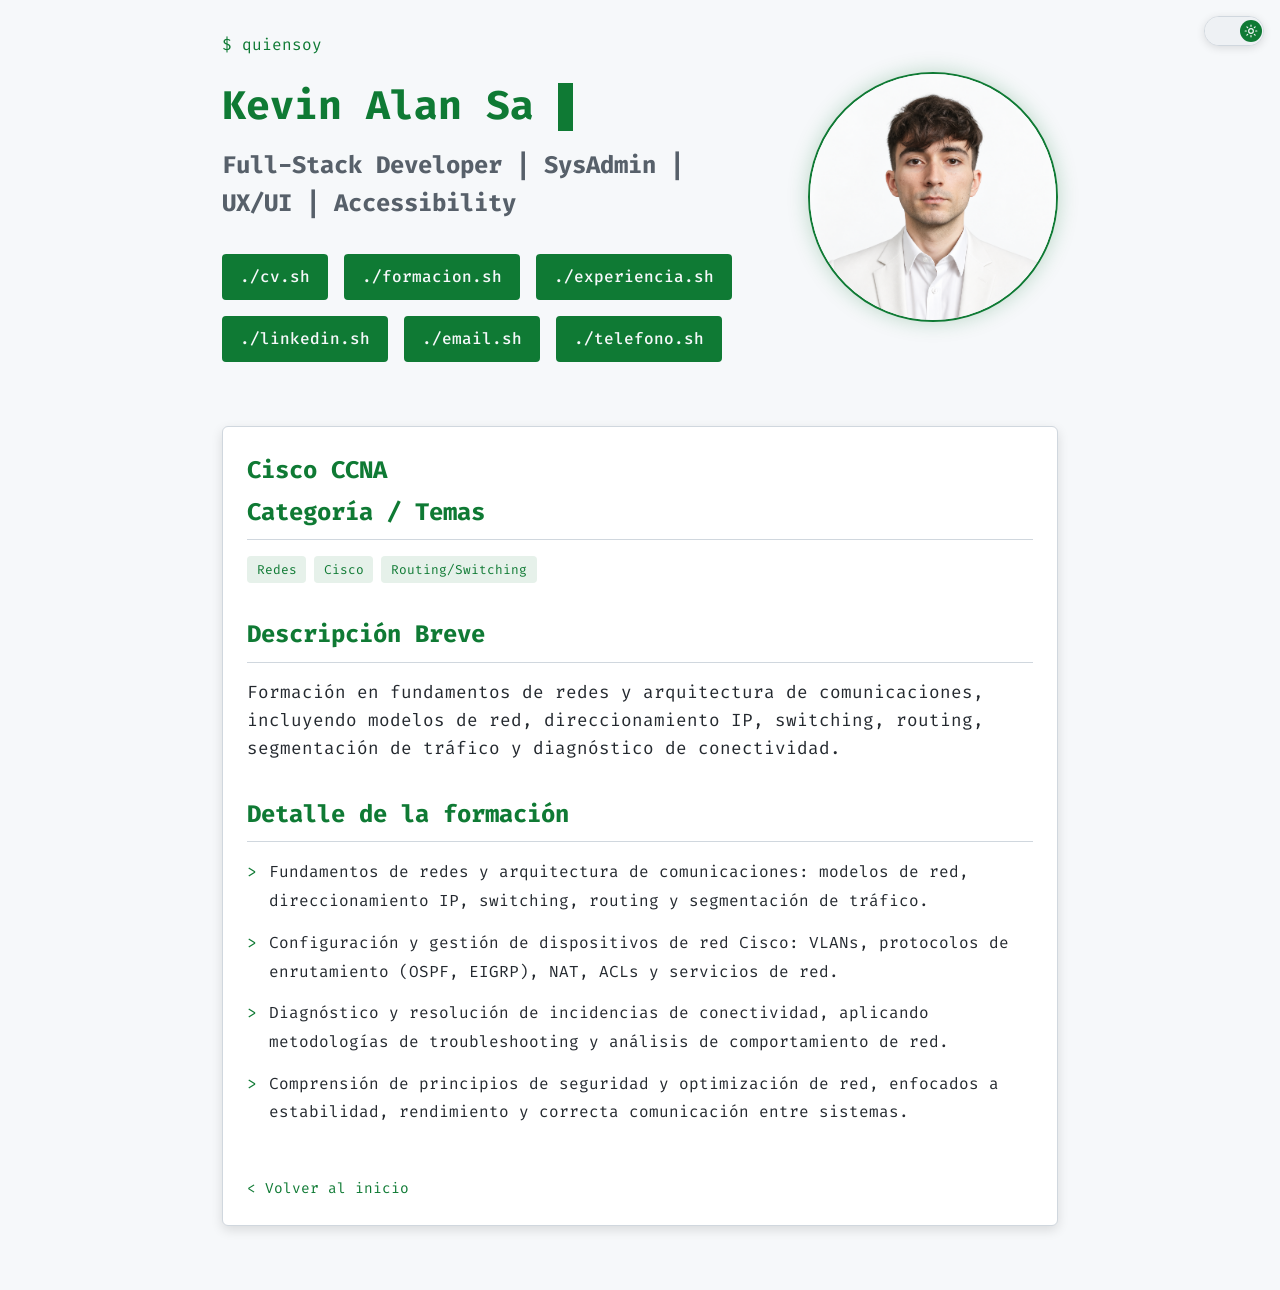
<file: formacion/cisco-ccna/index.html>
<!DOCTYPE html>  <html lang="es"> <head><script>
			(function () {
				try {
					var theme = localStorage.getItem("theme");
					if (theme !== "light" && theme !== "dark") {
						theme = window.matchMedia("(prefers-color-scheme: light)").matches
							? "light"
							: "dark";
					}
					document.documentElement.setAttribute("data-theme", theme);
				} catch (e) {
					document.documentElement.setAttribute("data-theme", "dark");
				}
			})();
		</script><meta charset="UTF-8"><meta name="description" content="Programmer Portfolio"><meta name="viewport" content="width=device-width"><link rel="icon" type="image/svg+xml" href="./icons/favicon.svg"><meta name="generator" content="Astro v7.3.2"><title>Formación — Cisco CCNA</title><link rel="preconnect" href="https://fonts.googleapis.com"><link rel="preconnect" href="https://fonts.gstatic.com" crossorigin><link href="https://fonts.googleapis.com/css2?family=Fira+Code:wght@300;400;500;700&display=swap" rel="stylesheet"><base href="/"><link rel="stylesheet" href="./css/global-B9_62PyS.css"><link rel="stylesheet" href="/css/cards-NezKIAdj.css"><style>.education-card{color:inherit;cursor:pointer;padding:1.5rem;text-decoration:none;display:block}
</style></head> <body>  <button type="button" id="theme-toggle" class="theme-toggle" role="switch" aria-checked="false" aria-label="Cambiar tema claro/oscuro" title="Cambiar tema" data-astro-cid-l6lhmie6> <span class="theme-toggle__track" aria-hidden="true" data-astro-cid-l6lhmie6></span> <span class="theme-toggle__thumb" aria-hidden="true" data-astro-cid-l6lhmie6> <svg class="theme-toggle__icon theme-toggle__icon--sun" viewBox="0 0 24 24" fill="none" stroke="currentColor" stroke-width="2" stroke-linecap="round" stroke-linejoin="round" data-astro-cid-l6lhmie6> <circle cx="12" cy="12" r="4" data-astro-cid-l6lhmie6></circle> <path d="M12 2v2M12 20v2M4.93 4.93l1.41 1.41M17.66 17.66l1.41 1.41M2 12h2M20 12h2M4.93 19.07l1.41-1.41M17.66 6.34l1.41-1.41" data-astro-cid-l6lhmie6></path> </svg> <svg class="theme-toggle__icon theme-toggle__icon--moon" viewBox="0 0 24 24" fill="none" stroke="currentColor" stroke-width="2" stroke-linecap="round" stroke-linejoin="round" data-astro-cid-l6lhmie6> <path d="M21 12.79A9 9 0 1 1 11.21 3 7 7 0 0 0 21 12.79z" data-astro-cid-l6lhmie6></path> </svg> </span> </button> <script>
  (function () {
    var btn = document.getElementById("theme-toggle");
    if (!btn) return;
    var root = document.documentElement;

    function sync() {
      var checked = root.getAttribute("data-theme") === "light";
      btn.setAttribute("aria-checked", checked ? "true" : "false");
    }

    sync();

    btn.addEventListener("click", function () {
      var next = root.getAttribute("data-theme") === "light" ? "dark" : "light";
      root.setAttribute("data-theme", next);
      try {
        localStorage.setItem("theme", next);
      } catch (e) {}
      sync();
    });
  })();
</script>   <div class="hero-sticky-wrapper">  <header class="container hero-container">  <div class="hero-content">  <p class="hero-subtitle">$ quiensoy</p>  <h1 class="hero-title cursor"> <span id="typewriter"></span> </h1>  <h2 class="hero-role">Full-Stack Developer | SysAdmin | UX/UI | Accessibility</h2>   <div class="hero-buttons">  <a href="./data/Curriculum - Kevin Alan - 2026.pdf" download aria-label="Descargar currículum en PDF" class="btn-primary">./cv.sh</a>  <a href="#education" aria-label="Ver mi formación y cursos" class="btn-primary">./formacion.sh</a>  <a href="#experience" aria-label="Ver mi experiencia laboral" class="btn-primary">./experiencia.sh</a>  <a href="https://linkedin.com/in/kevin-alan-sanchez-mero%C3%B1o" target="_blank" aria-label="Contactar a través de LinkedIn" class="btn-secondary">./linkedin.sh</a>  <a href="mailto:ksmerono@gmail.com" aria-label="Enviar un email" class="btn-secondary">./email.sh</a>  <a href="tel:+34655239445" aria-label="Llamar por teléfono" class="btn-secondary">./telefono.sh</a> </div> </div>  <div class="hero-image" aria-label="Foto de perfil de Kevin Alan Sanchez Meroño"> <img class="hero-profile hero-profile--primary theme-image theme-image--dark" src="./images/profile.jpg" alt="Foto de perfil de Kevin Alan Sanchez Meroño" loading="lazy"> <img class="hero-profile hero-profile--alt theme-image theme-image--dark" src="./images/profile-hacker.png" alt="Versión hacker de Kevin Alan Sanchez Meroño" loading="lazy" aria-hidden="true"> <img class="hero-profile hero-profile--primary theme-image theme-image--light" src="./images/profile-white.webp" alt="Foto de perfil de Kevin Alan Sanchez Meroño" loading="lazy"> <img class="hero-profile hero-profile--alt theme-image theme-image--light" src="./images/profile-hacker-white.webp" alt="Versión hacker de Kevin Alan Sanchez Meroño" loading="lazy" aria-hidden="true"> </div> </header>  <script>(function(){const name = "Kevin Alan Sanchez Meroño";

  
  const typewriter = document.getElementById("typewriter");
  let i = 0;
  const speed = 100;

  function typeWriter() {
    if (i < name.length) {
      typewriter.innerHTML += name.charAt(i);
      i++;
      setTimeout(typeWriter, speed);
    }
  }

  
  typeWriter();
})();</script> </div> <main class="container"> <article class="terminal-window terminal-body terminal-body--spacious"> <h1 class="job-role detail-job-role"> Cisco CCNA </h1> <section class="detail-section"> <h2 class="section-heading">Categoría / Temas</h2> <div class="tech-tags"> <span class="tech-tag">Redes</span><span class="tech-tag">Cisco</span><span class="tech-tag">Routing/Switching</span> </div> </section> <section class="detail-section"> <h2 class="section-heading">Descripción Breve</h2> <p class="detail-description">Formación en fundamentos de redes y arquitectura de comunicaciones, incluyendo modelos de red, direccionamiento IP, switching, routing, segmentación de tráfico y diagnóstico de conectividad.</p> </section> <section class="detail-section"> <h2 class="section-heading">Detalle de la formación</h2> <ul class="details-list"> <li class="details-item"> <span class="detail-marker">&gt;</span> <span>Fundamentos de redes y arquitectura de comunicaciones: modelos de red, direccionamiento IP, switching, routing y segmentación de tráfico.</span> </li><li class="details-item"> <span class="detail-marker">&gt;</span> <span>Configuración y gestión de dispositivos de red Cisco: VLANs, protocolos de enrutamiento (OSPF, EIGRP), NAT, ACLs y servicios de red.</span> </li><li class="details-item"> <span class="detail-marker">&gt;</span> <span>Diagnóstico y resolución de incidencias de conectividad, aplicando metodologías de troubleshooting y análisis de comportamiento de red.</span> </li><li class="details-item"> <span class="detail-marker">&gt;</span> <span>Comprensión de principios de seguridad y optimización de red, enfocados a estabilidad, rendimiento y correcta comunicación entre sistemas.</span> </li> </ul> </section> <p class="back-link back-link--large"> <a href="/" class="card-link">&lt; Volver al inicio</a> </p> </article> </main>  <button type="button" class="scroll-to-top" aria-label="Volver arriba" id="scroll-to-top" data-astro-cid-p774adf7> <svg width="20" height="20" viewBox="0 0 20 20" fill="none" aria-hidden="true" data-astro-cid-p774adf7> <path d="M10 16V4M10 4L4 10M10 4L16 10" stroke="currentColor" stroke-width="2" stroke-linecap="round" stroke-linejoin="round" data-astro-cid-p774adf7></path> </svg> </button> <script type="module">var e=document.getElementById(`scroll-to-top`);e&&(window.addEventListener(`scroll`,()=>{e.classList.toggle(`visible`,window.scrollY>300)},{passive:!0}),e.addEventListener(`click`,()=>{window.scrollTo({top:0,behavior:`smooth`})}));</script> <script type="module" src="./js/window-controls-DuKD4S4e.js" defer></script></body> </html>
</file>
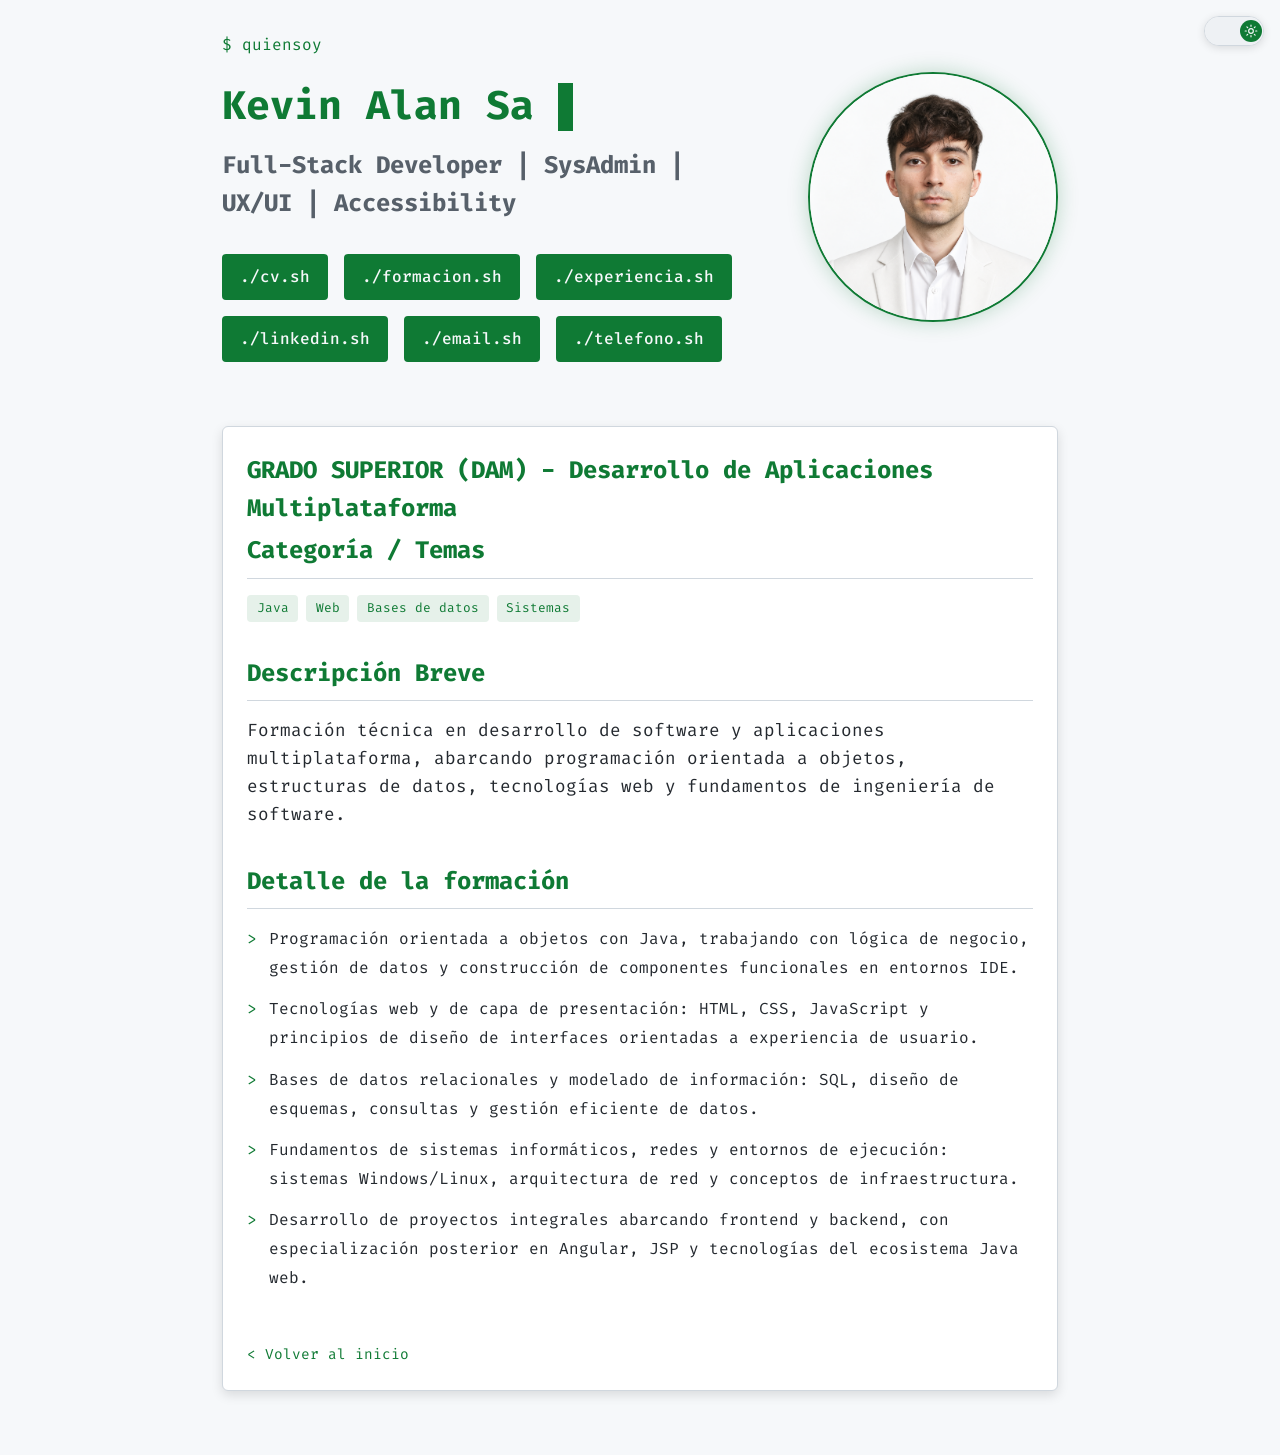
<file: formacion/dam/index.html>
<!DOCTYPE html>  <html lang="es"> <head><script>
			(function () {
				try {
					var theme = localStorage.getItem("theme");
					if (theme !== "light" && theme !== "dark") {
						theme = window.matchMedia("(prefers-color-scheme: light)").matches
							? "light"
							: "dark";
					}
					document.documentElement.setAttribute("data-theme", theme);
				} catch (e) {
					document.documentElement.setAttribute("data-theme", "dark");
				}
			})();
		</script><meta charset="UTF-8"><meta name="description" content="Programmer Portfolio"><meta name="viewport" content="width=device-width"><link rel="icon" type="image/svg+xml" href="./icons/favicon.svg"><meta name="generator" content="Astro v7.3.2"><title>Formación — GRADO SUPERIOR (DAM) - Desarrollo de Aplicaciones Multiplataforma</title><link rel="preconnect" href="https://fonts.googleapis.com"><link rel="preconnect" href="https://fonts.gstatic.com" crossorigin><link href="https://fonts.googleapis.com/css2?family=Fira+Code:wght@300;400;500;700&display=swap" rel="stylesheet"><base href="/"><link rel="stylesheet" href="./css/global-B9_62PyS.css"><link rel="stylesheet" href="/css/cards-NezKIAdj.css"><style>.education-card{color:inherit;cursor:pointer;padding:1.5rem;text-decoration:none;display:block}
</style></head> <body>  <button type="button" id="theme-toggle" class="theme-toggle" role="switch" aria-checked="false" aria-label="Cambiar tema claro/oscuro" title="Cambiar tema" data-astro-cid-l6lhmie6> <span class="theme-toggle__track" aria-hidden="true" data-astro-cid-l6lhmie6></span> <span class="theme-toggle__thumb" aria-hidden="true" data-astro-cid-l6lhmie6> <svg class="theme-toggle__icon theme-toggle__icon--sun" viewBox="0 0 24 24" fill="none" stroke="currentColor" stroke-width="2" stroke-linecap="round" stroke-linejoin="round" data-astro-cid-l6lhmie6> <circle cx="12" cy="12" r="4" data-astro-cid-l6lhmie6></circle> <path d="M12 2v2M12 20v2M4.93 4.93l1.41 1.41M17.66 17.66l1.41 1.41M2 12h2M20 12h2M4.93 19.07l1.41-1.41M17.66 6.34l1.41-1.41" data-astro-cid-l6lhmie6></path> </svg> <svg class="theme-toggle__icon theme-toggle__icon--moon" viewBox="0 0 24 24" fill="none" stroke="currentColor" stroke-width="2" stroke-linecap="round" stroke-linejoin="round" data-astro-cid-l6lhmie6> <path d="M21 12.79A9 9 0 1 1 11.21 3 7 7 0 0 0 21 12.79z" data-astro-cid-l6lhmie6></path> </svg> </span> </button> <script>
  (function () {
    var btn = document.getElementById("theme-toggle");
    if (!btn) return;
    var root = document.documentElement;

    function sync() {
      var checked = root.getAttribute("data-theme") === "light";
      btn.setAttribute("aria-checked", checked ? "true" : "false");
    }

    sync();

    btn.addEventListener("click", function () {
      var next = root.getAttribute("data-theme") === "light" ? "dark" : "light";
      root.setAttribute("data-theme", next);
      try {
        localStorage.setItem("theme", next);
      } catch (e) {}
      sync();
    });
  })();
</script>   <div class="hero-sticky-wrapper">  <header class="container hero-container">  <div class="hero-content">  <p class="hero-subtitle">$ quiensoy</p>  <h1 class="hero-title cursor"> <span id="typewriter"></span> </h1>  <h2 class="hero-role">Full-Stack Developer | SysAdmin | UX/UI | Accessibility</h2>   <div class="hero-buttons">  <a href="./data/Curriculum - Kevin Alan - 2026.pdf" download aria-label="Descargar currículum en PDF" class="btn-primary">./cv.sh</a>  <a href="#education" aria-label="Ver mi formación y cursos" class="btn-primary">./formacion.sh</a>  <a href="#experience" aria-label="Ver mi experiencia laboral" class="btn-primary">./experiencia.sh</a>  <a href="https://linkedin.com/in/kevin-alan-sanchez-mero%C3%B1o" target="_blank" aria-label="Contactar a través de LinkedIn" class="btn-secondary">./linkedin.sh</a>  <a href="mailto:ksmerono@gmail.com" aria-label="Enviar un email" class="btn-secondary">./email.sh</a>  <a href="tel:+34655239445" aria-label="Llamar por teléfono" class="btn-secondary">./telefono.sh</a> </div> </div>  <div class="hero-image" aria-label="Foto de perfil de Kevin Alan Sanchez Meroño"> <img class="hero-profile hero-profile--primary theme-image theme-image--dark" src="./images/profile.jpg" alt="Foto de perfil de Kevin Alan Sanchez Meroño" loading="lazy"> <img class="hero-profile hero-profile--alt theme-image theme-image--dark" src="./images/profile-hacker.png" alt="Versión hacker de Kevin Alan Sanchez Meroño" loading="lazy" aria-hidden="true"> <img class="hero-profile hero-profile--primary theme-image theme-image--light" src="./images/profile-white.webp" alt="Foto de perfil de Kevin Alan Sanchez Meroño" loading="lazy"> <img class="hero-profile hero-profile--alt theme-image theme-image--light" src="./images/profile-hacker-white.webp" alt="Versión hacker de Kevin Alan Sanchez Meroño" loading="lazy" aria-hidden="true"> </div> </header>  <script>(function(){const name = "Kevin Alan Sanchez Meroño";

  
  const typewriter = document.getElementById("typewriter");
  let i = 0;
  const speed = 100;

  function typeWriter() {
    if (i < name.length) {
      typewriter.innerHTML += name.charAt(i);
      i++;
      setTimeout(typeWriter, speed);
    }
  }

  
  typeWriter();
})();</script> </div> <main class="container"> <article class="terminal-window terminal-body terminal-body--spacious"> <h1 class="job-role detail-job-role"> GRADO SUPERIOR (DAM) - Desarrollo de Aplicaciones Multiplataforma </h1> <section class="detail-section"> <h2 class="section-heading">Categoría / Temas</h2> <div class="tech-tags"> <span class="tech-tag">Java</span><span class="tech-tag">Web</span><span class="tech-tag">Bases de datos</span><span class="tech-tag">Sistemas</span> </div> </section> <section class="detail-section"> <h2 class="section-heading">Descripción Breve</h2> <p class="detail-description">Formación técnica en desarrollo de software y aplicaciones multiplataforma, abarcando programación orientada a objetos, estructuras de datos, tecnologías web y fundamentos de ingeniería de software.</p> </section> <section class="detail-section"> <h2 class="section-heading">Detalle de la formación</h2> <ul class="details-list"> <li class="details-item"> <span class="detail-marker">&gt;</span> <span>Programación orientada a objetos con Java, trabajando con lógica de negocio, gestión de datos y construcción de componentes funcionales en entornos IDE.</span> </li><li class="details-item"> <span class="detail-marker">&gt;</span> <span>Tecnologías web y de capa de presentación: HTML, CSS, JavaScript y principios de diseño de interfaces orientadas a experiencia de usuario.</span> </li><li class="details-item"> <span class="detail-marker">&gt;</span> <span>Bases de datos relacionales y modelado de información: SQL, diseño de esquemas, consultas y gestión eficiente de datos.</span> </li><li class="details-item"> <span class="detail-marker">&gt;</span> <span>Fundamentos de sistemas informáticos, redes y entornos de ejecución: sistemas Windows/Linux, arquitectura de red y conceptos de infraestructura.</span> </li><li class="details-item"> <span class="detail-marker">&gt;</span> <span>Desarrollo de proyectos integrales abarcando frontend y backend, con especialización posterior en Angular, JSP y tecnologías del ecosistema Java web.</span> </li> </ul> </section> <p class="back-link back-link--large"> <a href="/" class="card-link">&lt; Volver al inicio</a> </p> </article> </main>  <button type="button" class="scroll-to-top" aria-label="Volver arriba" id="scroll-to-top" data-astro-cid-p774adf7> <svg width="20" height="20" viewBox="0 0 20 20" fill="none" aria-hidden="true" data-astro-cid-p774adf7> <path d="M10 16V4M10 4L4 10M10 4L16 10" stroke="currentColor" stroke-width="2" stroke-linecap="round" stroke-linejoin="round" data-astro-cid-p774adf7></path> </svg> </button> <script type="module">var e=document.getElementById(`scroll-to-top`);e&&(window.addEventListener(`scroll`,()=>{e.classList.toggle(`visible`,window.scrollY>300)},{passive:!0}),e.addEventListener(`click`,()=>{window.scrollTo({top:0,behavior:`smooth`})}));</script> <script type="module" src="./js/window-controls-DuKD4S4e.js" defer></script></body> </html>
</file>
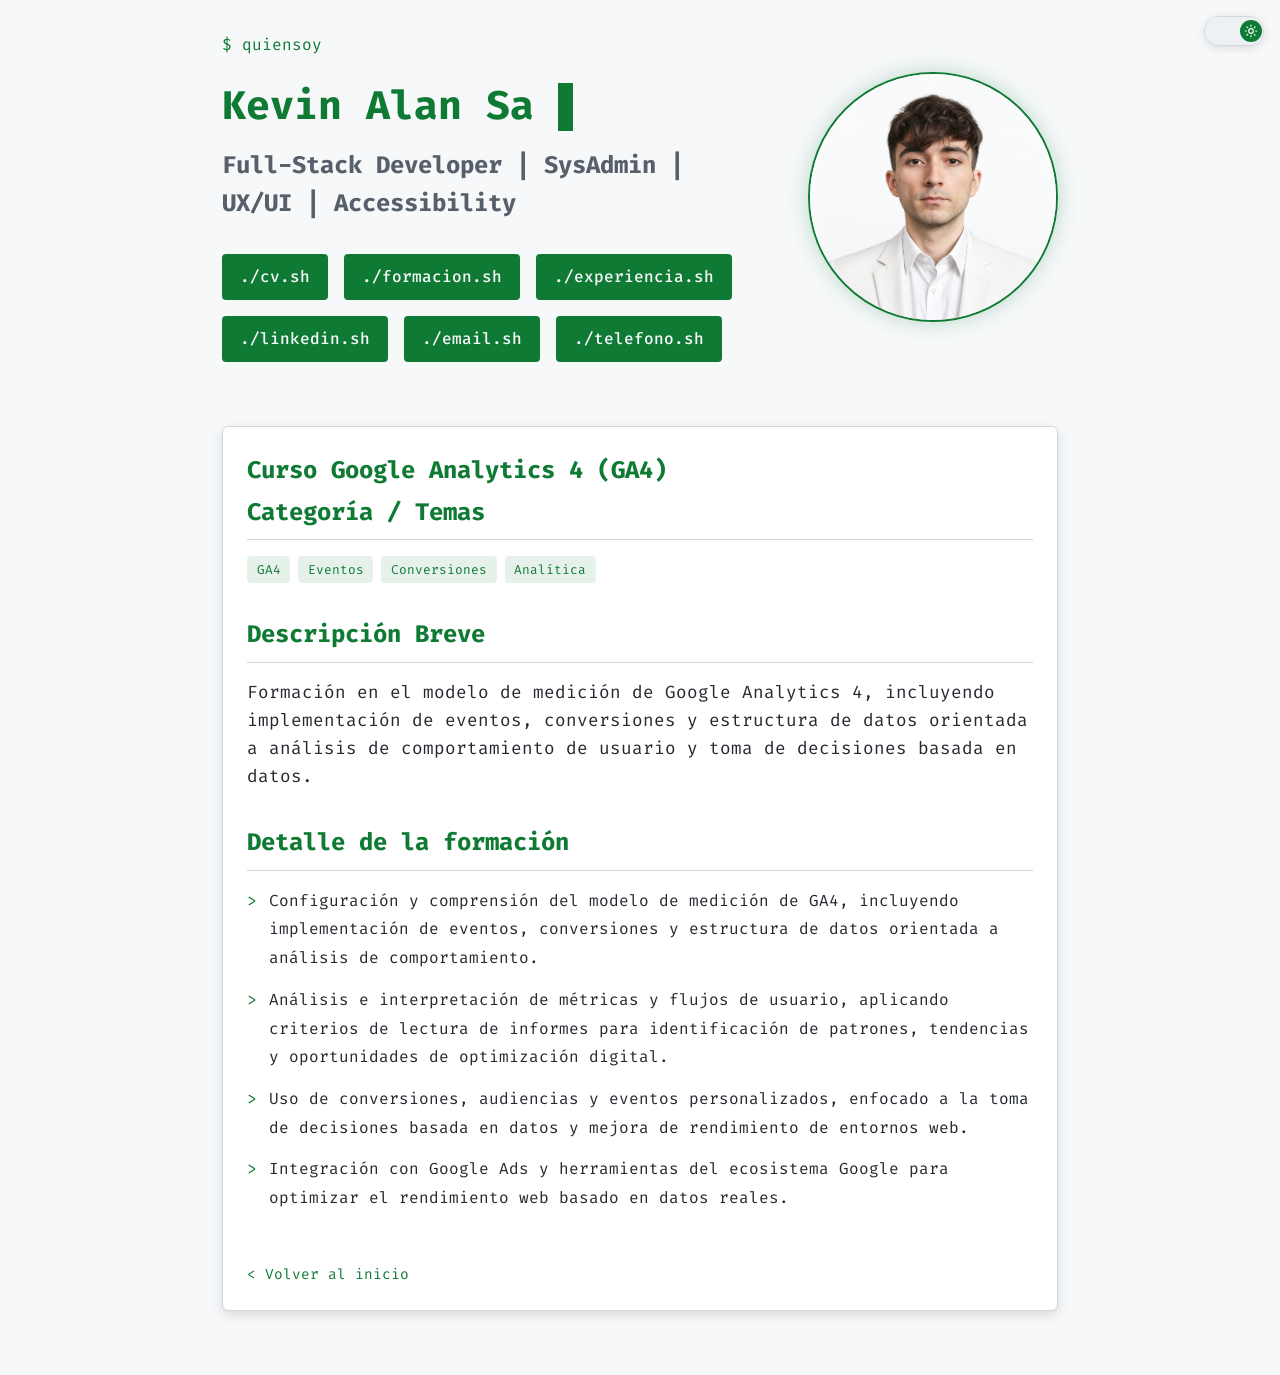
<file: formacion/google-analytics-4/index.html>
<!DOCTYPE html>  <html lang="es"> <head><script>
			(function () {
				try {
					var theme = localStorage.getItem("theme");
					if (theme !== "light" && theme !== "dark") {
						theme = window.matchMedia("(prefers-color-scheme: light)").matches
							? "light"
							: "dark";
					}
					document.documentElement.setAttribute("data-theme", theme);
				} catch (e) {
					document.documentElement.setAttribute("data-theme", "dark");
				}
			})();
		</script><meta charset="UTF-8"><meta name="description" content="Programmer Portfolio"><meta name="viewport" content="width=device-width"><link rel="icon" type="image/svg+xml" href="./icons/favicon.svg"><meta name="generator" content="Astro v7.3.2"><title>Formación — Curso Google Analytics 4 (GA4)</title><link rel="preconnect" href="https://fonts.googleapis.com"><link rel="preconnect" href="https://fonts.gstatic.com" crossorigin><link href="https://fonts.googleapis.com/css2?family=Fira+Code:wght@300;400;500;700&display=swap" rel="stylesheet"><base href="/"><link rel="stylesheet" href="./css/global-B9_62PyS.css"><link rel="stylesheet" href="/css/cards-NezKIAdj.css"><style>.education-card{color:inherit;cursor:pointer;padding:1.5rem;text-decoration:none;display:block}
</style></head> <body>  <button type="button" id="theme-toggle" class="theme-toggle" role="switch" aria-checked="false" aria-label="Cambiar tema claro/oscuro" title="Cambiar tema" data-astro-cid-l6lhmie6> <span class="theme-toggle__track" aria-hidden="true" data-astro-cid-l6lhmie6></span> <span class="theme-toggle__thumb" aria-hidden="true" data-astro-cid-l6lhmie6> <svg class="theme-toggle__icon theme-toggle__icon--sun" viewBox="0 0 24 24" fill="none" stroke="currentColor" stroke-width="2" stroke-linecap="round" stroke-linejoin="round" data-astro-cid-l6lhmie6> <circle cx="12" cy="12" r="4" data-astro-cid-l6lhmie6></circle> <path d="M12 2v2M12 20v2M4.93 4.93l1.41 1.41M17.66 17.66l1.41 1.41M2 12h2M20 12h2M4.93 19.07l1.41-1.41M17.66 6.34l1.41-1.41" data-astro-cid-l6lhmie6></path> </svg> <svg class="theme-toggle__icon theme-toggle__icon--moon" viewBox="0 0 24 24" fill="none" stroke="currentColor" stroke-width="2" stroke-linecap="round" stroke-linejoin="round" data-astro-cid-l6lhmie6> <path d="M21 12.79A9 9 0 1 1 11.21 3 7 7 0 0 0 21 12.79z" data-astro-cid-l6lhmie6></path> </svg> </span> </button> <script>
  (function () {
    var btn = document.getElementById("theme-toggle");
    if (!btn) return;
    var root = document.documentElement;

    function sync() {
      var checked = root.getAttribute("data-theme") === "light";
      btn.setAttribute("aria-checked", checked ? "true" : "false");
    }

    sync();

    btn.addEventListener("click", function () {
      var next = root.getAttribute("data-theme") === "light" ? "dark" : "light";
      root.setAttribute("data-theme", next);
      try {
        localStorage.setItem("theme", next);
      } catch (e) {}
      sync();
    });
  })();
</script>   <div class="hero-sticky-wrapper">  <header class="container hero-container">  <div class="hero-content">  <p class="hero-subtitle">$ quiensoy</p>  <h1 class="hero-title cursor"> <span id="typewriter"></span> </h1>  <h2 class="hero-role">Full-Stack Developer | SysAdmin | UX/UI | Accessibility</h2>   <div class="hero-buttons">  <a href="./data/Curriculum - Kevin Alan - 2026.pdf" download aria-label="Descargar currículum en PDF" class="btn-primary">./cv.sh</a>  <a href="#education" aria-label="Ver mi formación y cursos" class="btn-primary">./formacion.sh</a>  <a href="#experience" aria-label="Ver mi experiencia laboral" class="btn-primary">./experiencia.sh</a>  <a href="https://linkedin.com/in/kevin-alan-sanchez-mero%C3%B1o" target="_blank" aria-label="Contactar a través de LinkedIn" class="btn-secondary">./linkedin.sh</a>  <a href="mailto:ksmerono@gmail.com" aria-label="Enviar un email" class="btn-secondary">./email.sh</a>  <a href="tel:+34655239445" aria-label="Llamar por teléfono" class="btn-secondary">./telefono.sh</a> </div> </div>  <div class="hero-image" aria-label="Foto de perfil de Kevin Alan Sanchez Meroño"> <img class="hero-profile hero-profile--primary theme-image theme-image--dark" src="./images/profile.jpg" alt="Foto de perfil de Kevin Alan Sanchez Meroño" loading="lazy"> <img class="hero-profile hero-profile--alt theme-image theme-image--dark" src="./images/profile-hacker.png" alt="Versión hacker de Kevin Alan Sanchez Meroño" loading="lazy" aria-hidden="true"> <img class="hero-profile hero-profile--primary theme-image theme-image--light" src="./images/profile-white.webp" alt="Foto de perfil de Kevin Alan Sanchez Meroño" loading="lazy"> <img class="hero-profile hero-profile--alt theme-image theme-image--light" src="./images/profile-hacker-white.webp" alt="Versión hacker de Kevin Alan Sanchez Meroño" loading="lazy" aria-hidden="true"> </div> </header>  <script>(function(){const name = "Kevin Alan Sanchez Meroño";

  
  const typewriter = document.getElementById("typewriter");
  let i = 0;
  const speed = 100;

  function typeWriter() {
    if (i < name.length) {
      typewriter.innerHTML += name.charAt(i);
      i++;
      setTimeout(typeWriter, speed);
    }
  }

  
  typeWriter();
})();</script> </div> <main class="container"> <article class="terminal-window terminal-body terminal-body--spacious"> <h1 class="job-role detail-job-role"> Curso Google Analytics 4 (GA4) </h1> <section class="detail-section"> <h2 class="section-heading">Categoría / Temas</h2> <div class="tech-tags"> <span class="tech-tag">GA4</span><span class="tech-tag">Eventos</span><span class="tech-tag">Conversiones</span><span class="tech-tag">Analítica</span> </div> </section> <section class="detail-section"> <h2 class="section-heading">Descripción Breve</h2> <p class="detail-description">Formación en el modelo de medición de Google Analytics 4, incluyendo implementación de eventos, conversiones y estructura de datos orientada a análisis de comportamiento de usuario y toma de decisiones basada en datos.</p> </section> <section class="detail-section"> <h2 class="section-heading">Detalle de la formación</h2> <ul class="details-list"> <li class="details-item"> <span class="detail-marker">&gt;</span> <span>Configuración y comprensión del modelo de medición de GA4, incluyendo implementación de eventos, conversiones y estructura de datos orientada a análisis de comportamiento.</span> </li><li class="details-item"> <span class="detail-marker">&gt;</span> <span>Análisis e interpretación de métricas y flujos de usuario, aplicando criterios de lectura de informes para identificación de patrones, tendencias y oportunidades de optimización digital.</span> </li><li class="details-item"> <span class="detail-marker">&gt;</span> <span>Uso de conversiones, audiencias y eventos personalizados, enfocado a la toma de decisiones basada en datos y mejora de rendimiento de entornos web.</span> </li><li class="details-item"> <span class="detail-marker">&gt;</span> <span>Integración con Google Ads y herramientas del ecosistema Google para optimizar el rendimiento web basado en datos reales.</span> </li> </ul> </section> <p class="back-link back-link--large"> <a href="/" class="card-link">&lt; Volver al inicio</a> </p> </article> </main>  <button type="button" class="scroll-to-top" aria-label="Volver arriba" id="scroll-to-top" data-astro-cid-p774adf7> <svg width="20" height="20" viewBox="0 0 20 20" fill="none" aria-hidden="true" data-astro-cid-p774adf7> <path d="M10 16V4M10 4L4 10M10 4L16 10" stroke="currentColor" stroke-width="2" stroke-linecap="round" stroke-linejoin="round" data-astro-cid-p774adf7></path> </svg> </button> <script type="module">var e=document.getElementById(`scroll-to-top`);e&&(window.addEventListener(`scroll`,()=>{e.classList.toggle(`visible`,window.scrollY>300)},{passive:!0}),e.addEventListener(`click`,()=>{window.scrollTo({top:0,behavior:`smooth`})}));</script> <script type="module" src="./js/window-controls-DuKD4S4e.js" defer></script></body> </html>
</file>
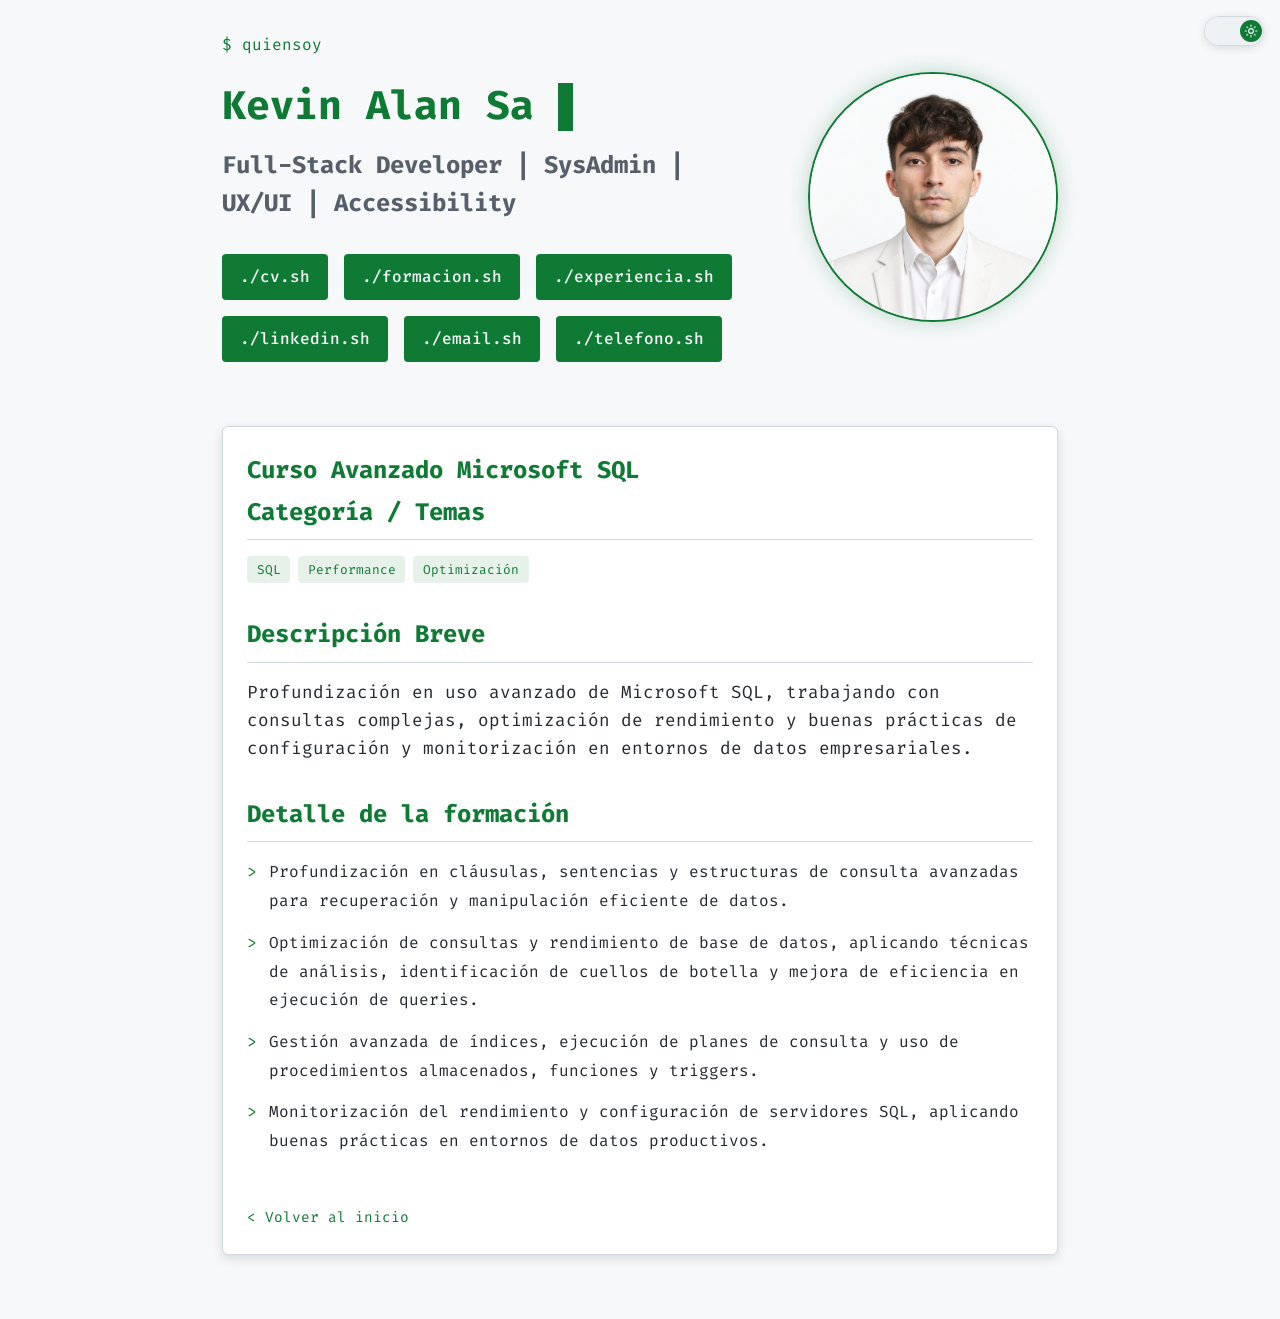
<file: formacion/microsoft-sql-avanzado/index.html>
<!DOCTYPE html>  <html lang="es"> <head><script>
			(function () {
				try {
					var theme = localStorage.getItem("theme");
					if (theme !== "light" && theme !== "dark") {
						theme = window.matchMedia("(prefers-color-scheme: light)").matches
							? "light"
							: "dark";
					}
					document.documentElement.setAttribute("data-theme", theme);
				} catch (e) {
					document.documentElement.setAttribute("data-theme", "dark");
				}
			})();
		</script><meta charset="UTF-8"><meta name="description" content="Programmer Portfolio"><meta name="viewport" content="width=device-width"><link rel="icon" type="image/svg+xml" href="./icons/favicon.svg"><meta name="generator" content="Astro v7.3.2"><title>Formación — Curso Avanzado Microsoft SQL</title><link rel="preconnect" href="https://fonts.googleapis.com"><link rel="preconnect" href="https://fonts.gstatic.com" crossorigin><link href="https://fonts.googleapis.com/css2?family=Fira+Code:wght@300;400;500;700&display=swap" rel="stylesheet"><base href="/"><link rel="stylesheet" href="./css/global-B9_62PyS.css"><link rel="stylesheet" href="/css/cards-NezKIAdj.css"><style>.education-card{color:inherit;cursor:pointer;padding:1.5rem;text-decoration:none;display:block}
</style></head> <body>  <button type="button" id="theme-toggle" class="theme-toggle" role="switch" aria-checked="false" aria-label="Cambiar tema claro/oscuro" title="Cambiar tema" data-astro-cid-l6lhmie6> <span class="theme-toggle__track" aria-hidden="true" data-astro-cid-l6lhmie6></span> <span class="theme-toggle__thumb" aria-hidden="true" data-astro-cid-l6lhmie6> <svg class="theme-toggle__icon theme-toggle__icon--sun" viewBox="0 0 24 24" fill="none" stroke="currentColor" stroke-width="2" stroke-linecap="round" stroke-linejoin="round" data-astro-cid-l6lhmie6> <circle cx="12" cy="12" r="4" data-astro-cid-l6lhmie6></circle> <path d="M12 2v2M12 20v2M4.93 4.93l1.41 1.41M17.66 17.66l1.41 1.41M2 12h2M20 12h2M4.93 19.07l1.41-1.41M17.66 6.34l1.41-1.41" data-astro-cid-l6lhmie6></path> </svg> <svg class="theme-toggle__icon theme-toggle__icon--moon" viewBox="0 0 24 24" fill="none" stroke="currentColor" stroke-width="2" stroke-linecap="round" stroke-linejoin="round" data-astro-cid-l6lhmie6> <path d="M21 12.79A9 9 0 1 1 11.21 3 7 7 0 0 0 21 12.79z" data-astro-cid-l6lhmie6></path> </svg> </span> </button> <script>
  (function () {
    var btn = document.getElementById("theme-toggle");
    if (!btn) return;
    var root = document.documentElement;

    function sync() {
      var checked = root.getAttribute("data-theme") === "light";
      btn.setAttribute("aria-checked", checked ? "true" : "false");
    }

    sync();

    btn.addEventListener("click", function () {
      var next = root.getAttribute("data-theme") === "light" ? "dark" : "light";
      root.setAttribute("data-theme", next);
      try {
        localStorage.setItem("theme", next);
      } catch (e) {}
      sync();
    });
  })();
</script>   <div class="hero-sticky-wrapper">  <header class="container hero-container">  <div class="hero-content">  <p class="hero-subtitle">$ quiensoy</p>  <h1 class="hero-title cursor"> <span id="typewriter"></span> </h1>  <h2 class="hero-role">Full-Stack Developer | SysAdmin | UX/UI | Accessibility</h2>   <div class="hero-buttons">  <a href="./data/Curriculum - Kevin Alan - 2026.pdf" download aria-label="Descargar currículum en PDF" class="btn-primary">./cv.sh</a>  <a href="#education" aria-label="Ver mi formación y cursos" class="btn-primary">./formacion.sh</a>  <a href="#experience" aria-label="Ver mi experiencia laboral" class="btn-primary">./experiencia.sh</a>  <a href="https://linkedin.com/in/kevin-alan-sanchez-mero%C3%B1o" target="_blank" aria-label="Contactar a través de LinkedIn" class="btn-secondary">./linkedin.sh</a>  <a href="mailto:ksmerono@gmail.com" aria-label="Enviar un email" class="btn-secondary">./email.sh</a>  <a href="tel:+34655239445" aria-label="Llamar por teléfono" class="btn-secondary">./telefono.sh</a> </div> </div>  <div class="hero-image" aria-label="Foto de perfil de Kevin Alan Sanchez Meroño"> <img class="hero-profile hero-profile--primary theme-image theme-image--dark" src="./images/profile.jpg" alt="Foto de perfil de Kevin Alan Sanchez Meroño" loading="lazy"> <img class="hero-profile hero-profile--alt theme-image theme-image--dark" src="./images/profile-hacker.png" alt="Versión hacker de Kevin Alan Sanchez Meroño" loading="lazy" aria-hidden="true"> <img class="hero-profile hero-profile--primary theme-image theme-image--light" src="./images/profile-white.webp" alt="Foto de perfil de Kevin Alan Sanchez Meroño" loading="lazy"> <img class="hero-profile hero-profile--alt theme-image theme-image--light" src="./images/profile-hacker-white.webp" alt="Versión hacker de Kevin Alan Sanchez Meroño" loading="lazy" aria-hidden="true"> </div> </header>  <script>(function(){const name = "Kevin Alan Sanchez Meroño";

  
  const typewriter = document.getElementById("typewriter");
  let i = 0;
  const speed = 100;

  function typeWriter() {
    if (i < name.length) {
      typewriter.innerHTML += name.charAt(i);
      i++;
      setTimeout(typeWriter, speed);
    }
  }

  
  typeWriter();
})();</script> </div> <main class="container"> <article class="terminal-window terminal-body terminal-body--spacious"> <h1 class="job-role detail-job-role"> Curso Avanzado Microsoft SQL </h1> <section class="detail-section"> <h2 class="section-heading">Categoría / Temas</h2> <div class="tech-tags"> <span class="tech-tag">SQL</span><span class="tech-tag">Performance</span><span class="tech-tag">Optimización</span> </div> </section> <section class="detail-section"> <h2 class="section-heading">Descripción Breve</h2> <p class="detail-description">Profundización en uso avanzado de Microsoft SQL, trabajando con consultas complejas, optimización de rendimiento y buenas prácticas de configuración y monitorización en entornos de datos empresariales.</p> </section> <section class="detail-section"> <h2 class="section-heading">Detalle de la formación</h2> <ul class="details-list"> <li class="details-item"> <span class="detail-marker">&gt;</span> <span>Profundización en cláusulas, sentencias y estructuras de consulta avanzadas para recuperación y manipulación eficiente de datos.</span> </li><li class="details-item"> <span class="detail-marker">&gt;</span> <span>Optimización de consultas y rendimiento de base de datos, aplicando técnicas de análisis, identificación de cuellos de botella y mejora de eficiencia en ejecución de queries.</span> </li><li class="details-item"> <span class="detail-marker">&gt;</span> <span>Gestión avanzada de índices, ejecución de planes de consulta y uso de procedimientos almacenados, funciones y triggers.</span> </li><li class="details-item"> <span class="detail-marker">&gt;</span> <span>Monitorización del rendimiento y configuración de servidores SQL, aplicando buenas prácticas en entornos de datos productivos.</span> </li> </ul> </section> <p class="back-link back-link--large"> <a href="/" class="card-link">&lt; Volver al inicio</a> </p> </article> </main>  <button type="button" class="scroll-to-top" aria-label="Volver arriba" id="scroll-to-top" data-astro-cid-p774adf7> <svg width="20" height="20" viewBox="0 0 20 20" fill="none" aria-hidden="true" data-astro-cid-p774adf7> <path d="M10 16V4M10 4L4 10M10 4L16 10" stroke="currentColor" stroke-width="2" stroke-linecap="round" stroke-linejoin="round" data-astro-cid-p774adf7></path> </svg> </button> <script type="module">var e=document.getElementById(`scroll-to-top`);e&&(window.addEventListener(`scroll`,()=>{e.classList.toggle(`visible`,window.scrollY>300)},{passive:!0}),e.addEventListener(`click`,()=>{window.scrollTo({top:0,behavior:`smooth`})}));</script> <script type="module" src="./js/window-controls-DuKD4S4e.js" defer></script></body> </html>
</file>
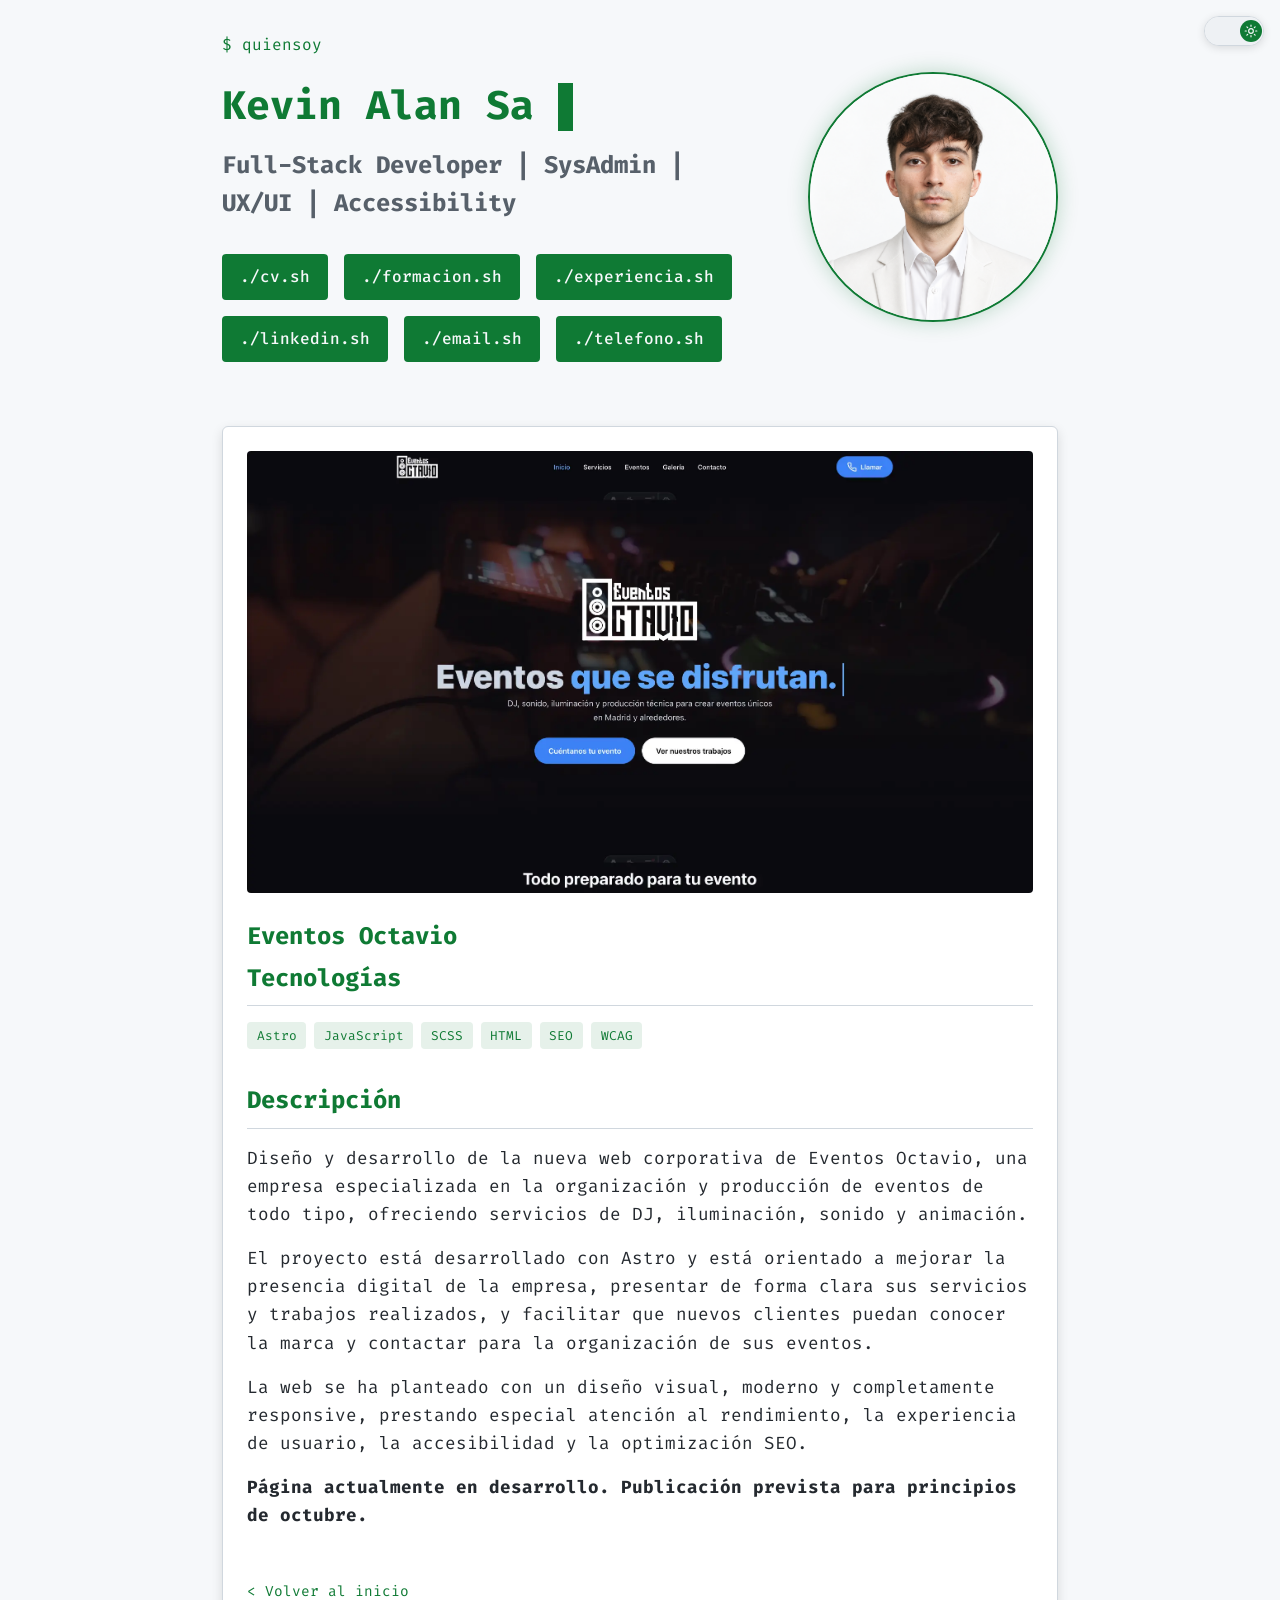
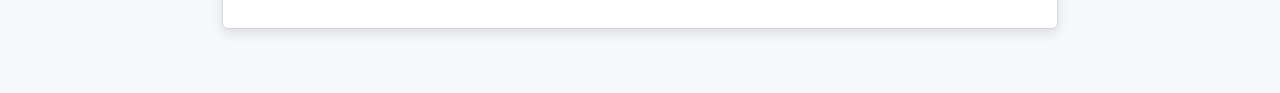
<file: projects/eventos-octavio/index.html>
<!DOCTYPE html>  <html lang="es"> <head><script>
			(function () {
				try {
					var theme = localStorage.getItem("theme");
					if (theme !== "light" && theme !== "dark") {
						theme = window.matchMedia("(prefers-color-scheme: light)").matches
							? "light"
							: "dark";
					}
					document.documentElement.setAttribute("data-theme", theme);
				} catch (e) {
					document.documentElement.setAttribute("data-theme", "dark");
				}
			})();
		</script><meta charset="UTF-8"><meta name="description" content="Programmer Portfolio"><meta name="viewport" content="width=device-width"><link rel="icon" type="image/svg+xml" href="./icons/favicon.svg"><meta name="generator" content="Astro v7.3.2"><title>Proyecto — Eventos Octavio</title><link rel="preconnect" href="https://fonts.googleapis.com"><link rel="preconnect" href="https://fonts.gstatic.com" crossorigin><link href="https://fonts.googleapis.com/css2?family=Fira+Code:wght@300;400;500;700&display=swap" rel="stylesheet"><base href="/"><link rel="stylesheet" href="./css/global-B9_62PyS.css"><link rel="stylesheet" href="/css/cards-NezKIAdj.css"><style>.project-card{color:inherit;padding:0;text-decoration:none;overflow:hidden}.project-card__image{aspect-ratio:16/10;background:var(--surface-color);width:100%;overflow:hidden}.project-card__image img{object-fit:cover;object-position:top;width:100%;height:100%;transition:transform .3s;display:block}.project-card:hover .project-card__image img{transform:scale(1.05)}.project-card__content{padding:1.25rem}.project-card__title{margin-bottom:.5rem;font-size:1.1rem}.project-card__description{color:var(--muted-color);font-size:.9rem;line-height:1.5}
.project-detail__image[data-astro-cid-yq2gsstb]{aspect-ratio:16/9;background:var(--surface-color);border-radius:4px;width:100%;margin-bottom:1.5rem;overflow:hidden}.project-detail__image[data-astro-cid-yq2gsstb] img[data-astro-cid-yq2gsstb]{object-fit:cover;object-position:top;width:100%;height:100%;display:block}.project-detail__link[data-astro-cid-yq2gsstb]{margin-top:1.5rem}.detail-description p{margin-bottom:1rem}
</style></head> <body>  <button type="button" id="theme-toggle" class="theme-toggle" role="switch" aria-checked="false" aria-label="Cambiar tema claro/oscuro" title="Cambiar tema" data-astro-cid-l6lhmie6> <span class="theme-toggle__track" aria-hidden="true" data-astro-cid-l6lhmie6></span> <span class="theme-toggle__thumb" aria-hidden="true" data-astro-cid-l6lhmie6> <svg class="theme-toggle__icon theme-toggle__icon--sun" viewBox="0 0 24 24" fill="none" stroke="currentColor" stroke-width="2" stroke-linecap="round" stroke-linejoin="round" data-astro-cid-l6lhmie6> <circle cx="12" cy="12" r="4" data-astro-cid-l6lhmie6></circle> <path d="M12 2v2M12 20v2M4.93 4.93l1.41 1.41M17.66 17.66l1.41 1.41M2 12h2M20 12h2M4.93 19.07l1.41-1.41M17.66 6.34l1.41-1.41" data-astro-cid-l6lhmie6></path> </svg> <svg class="theme-toggle__icon theme-toggle__icon--moon" viewBox="0 0 24 24" fill="none" stroke="currentColor" stroke-width="2" stroke-linecap="round" stroke-linejoin="round" data-astro-cid-l6lhmie6> <path d="M21 12.79A9 9 0 1 1 11.21 3 7 7 0 0 0 21 12.79z" data-astro-cid-l6lhmie6></path> </svg> </span> </button> <script>
  (function () {
    var btn = document.getElementById("theme-toggle");
    if (!btn) return;
    var root = document.documentElement;

    function sync() {
      var checked = root.getAttribute("data-theme") === "light";
      btn.setAttribute("aria-checked", checked ? "true" : "false");
    }

    sync();

    btn.addEventListener("click", function () {
      var next = root.getAttribute("data-theme") === "light" ? "dark" : "light";
      root.setAttribute("data-theme", next);
      try {
        localStorage.setItem("theme", next);
      } catch (e) {}
      sync();
    });
  })();
</script>   <div class="hero-sticky-wrapper" data-astro-cid-yq2gsstb>  <header class="container hero-container">  <div class="hero-content">  <p class="hero-subtitle">$ quiensoy</p>  <h1 class="hero-title cursor"> <span id="typewriter"></span> </h1>  <h2 class="hero-role">Full-Stack Developer | SysAdmin | UX/UI | Accessibility</h2>   <div class="hero-buttons">  <a href="./data/Curriculum - Kevin Alan - 2026.pdf" download aria-label="Descargar currículum en PDF" class="btn-primary">./cv.sh</a>  <a href="#education" aria-label="Ver mi formación y cursos" class="btn-primary">./formacion.sh</a>  <a href="#experience" aria-label="Ver mi experiencia laboral" class="btn-primary">./experiencia.sh</a>  <a href="https://linkedin.com/in/kevin-alan-sanchez-mero%C3%B1o" target="_blank" aria-label="Contactar a través de LinkedIn" class="btn-secondary">./linkedin.sh</a>  <a href="mailto:ksmerono@gmail.com" aria-label="Enviar un email" class="btn-secondary">./email.sh</a>  <a href="tel:+34655239445" aria-label="Llamar por teléfono" class="btn-secondary">./telefono.sh</a> </div> </div>  <div class="hero-image" aria-label="Foto de perfil de Kevin Alan Sanchez Meroño"> <img class="hero-profile hero-profile--primary theme-image theme-image--dark" src="./images/profile.jpg" alt="Foto de perfil de Kevin Alan Sanchez Meroño" loading="lazy"> <img class="hero-profile hero-profile--alt theme-image theme-image--dark" src="./images/profile-hacker.png" alt="Versión hacker de Kevin Alan Sanchez Meroño" loading="lazy" aria-hidden="true"> <img class="hero-profile hero-profile--primary theme-image theme-image--light" src="./images/profile-white.webp" alt="Foto de perfil de Kevin Alan Sanchez Meroño" loading="lazy"> <img class="hero-profile hero-profile--alt theme-image theme-image--light" src="./images/profile-hacker-white.webp" alt="Versión hacker de Kevin Alan Sanchez Meroño" loading="lazy" aria-hidden="true"> </div> </header>  <script>(function(){const name = "Kevin Alan Sanchez Meroño";

  
  const typewriter = document.getElementById("typewriter");
  let i = 0;
  const speed = 100;

  function typeWriter() {
    if (i < name.length) {
      typewriter.innerHTML += name.charAt(i);
      i++;
      setTimeout(typeWriter, speed);
    }
  }

  
  typeWriter();
})();</script> </div> <main class="container" data-astro-cid-yq2gsstb> <article class="terminal-window terminal-body terminal-body--spacious" data-astro-cid-yq2gsstb> <div class="project-detail__image" data-astro-cid-yq2gsstb> <img src="./images/projects/eventosOctavio.webp" alt="Eventos Octavio" data-astro-cid-yq2gsstb> </div> <h1 class="job-role detail-job-role" data-astro-cid-yq2gsstb>Eventos Octavio</h1> <section class="detail-section" data-astro-cid-yq2gsstb> <h2 class="section-heading" data-astro-cid-yq2gsstb>Tecnologías</h2> <div class="tech-tags" data-astro-cid-yq2gsstb> <span class="tech-tag" data-astro-cid-yq2gsstb>Astro</span><span class="tech-tag" data-astro-cid-yq2gsstb>JavaScript</span><span class="tech-tag" data-astro-cid-yq2gsstb>SCSS</span><span class="tech-tag" data-astro-cid-yq2gsstb>HTML</span><span class="tech-tag" data-astro-cid-yq2gsstb>SEO</span><span class="tech-tag" data-astro-cid-yq2gsstb>WCAG</span> </div> </section> <section class="detail-section" data-astro-cid-yq2gsstb> <h2 class="section-heading" data-astro-cid-yq2gsstb>Descripción</h2> <div class="detail-description" data-astro-cid-yq2gsstb><p>Diseño y desarrollo de la nueva web corporativa de Eventos Octavio, una empresa especializada en la organización y producción de eventos de todo tipo, ofreciendo servicios de DJ, iluminación, sonido y animación.</p><p>El proyecto está desarrollado con Astro y está orientado a mejorar la presencia digital de la empresa, presentar de forma clara sus servicios y trabajos realizados, y facilitar que nuevos clientes puedan conocer la marca y contactar para la organización de sus eventos.</p><p>La web se ha planteado con un diseño visual, moderno y completamente responsive, prestando especial atención al rendimiento, la experiencia de usuario, la accesibilidad y la optimización SEO.</p><p><strong>Página actualmente en desarrollo. Publicación prevista para principios de octubre.</strong></p></div> </section>  <p class="back-link back-link--large" data-astro-cid-yq2gsstb> <a href="/" class="card-link" data-astro-cid-yq2gsstb>&lt; Volver al inicio</a> </p> </article> </main>  <button type="button" class="scroll-to-top" aria-label="Volver arriba" id="scroll-to-top" data-astro-cid-p774adf7> <svg width="20" height="20" viewBox="0 0 20 20" fill="none" aria-hidden="true" data-astro-cid-p774adf7> <path d="M10 16V4M10 4L4 10M10 4L16 10" stroke="currentColor" stroke-width="2" stroke-linecap="round" stroke-linejoin="round" data-astro-cid-p774adf7></path> </svg> </button> <script type="module">var e=document.getElementById(`scroll-to-top`);e&&(window.addEventListener(`scroll`,()=>{e.classList.toggle(`visible`,window.scrollY>300)},{passive:!0}),e.addEventListener(`click`,()=>{window.scrollTo({top:0,behavior:`smooth`})}));</script> <script type="module" src="./js/window-controls-DuKD4S4e.js" defer></script></body> </html>
</file>
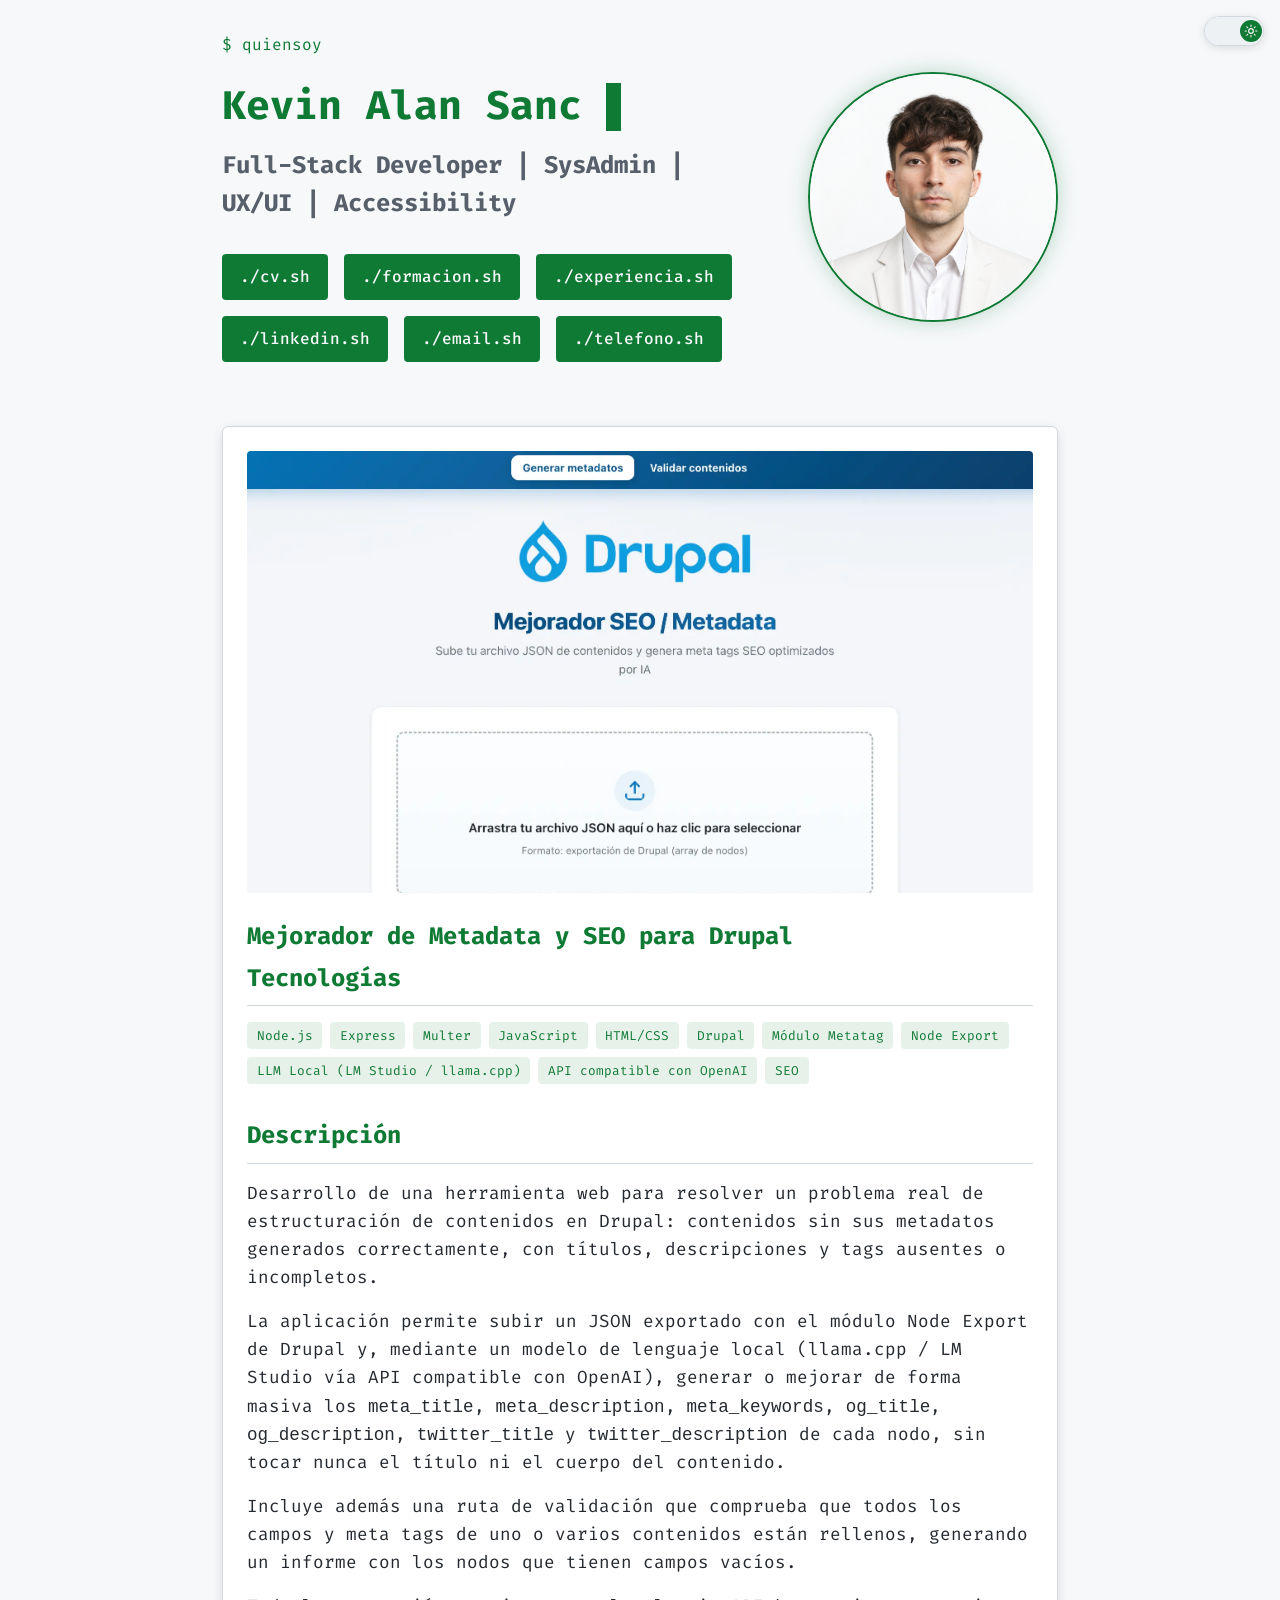
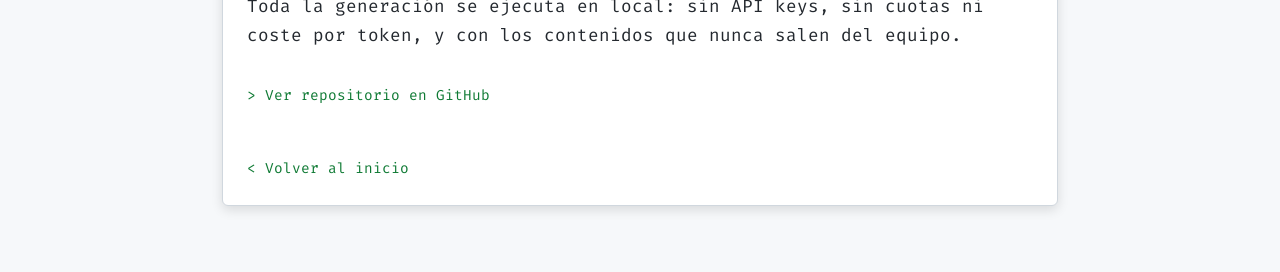
<file: projects/mejorador-metadata-seo-drupal/index.html>
<!DOCTYPE html>  <html lang="es"> <head><script>
			(function () {
				try {
					var theme = localStorage.getItem("theme");
					if (theme !== "light" && theme !== "dark") {
						theme = window.matchMedia("(prefers-color-scheme: light)").matches
							? "light"
							: "dark";
					}
					document.documentElement.setAttribute("data-theme", theme);
				} catch (e) {
					document.documentElement.setAttribute("data-theme", "dark");
				}
			})();
		</script><meta charset="UTF-8"><meta name="description" content="Programmer Portfolio"><meta name="viewport" content="width=device-width"><link rel="icon" type="image/svg+xml" href="./icons/favicon.svg"><meta name="generator" content="Astro v7.3.2"><title>Proyecto — Mejorador de Metadata y SEO para Drupal</title><link rel="preconnect" href="https://fonts.googleapis.com"><link rel="preconnect" href="https://fonts.gstatic.com" crossorigin><link href="https://fonts.googleapis.com/css2?family=Fira+Code:wght@300;400;500;700&display=swap" rel="stylesheet"><base href="/"><link rel="stylesheet" href="./css/global-B9_62PyS.css"><link rel="stylesheet" href="/css/cards-NezKIAdj.css"><style>.project-card{color:inherit;padding:0;text-decoration:none;overflow:hidden}.project-card__image{aspect-ratio:16/10;background:var(--surface-color);width:100%;overflow:hidden}.project-card__image img{object-fit:cover;object-position:top;width:100%;height:100%;transition:transform .3s;display:block}.project-card:hover .project-card__image img{transform:scale(1.05)}.project-card__content{padding:1.25rem}.project-card__title{margin-bottom:.5rem;font-size:1.1rem}.project-card__description{color:var(--muted-color);font-size:.9rem;line-height:1.5}
.project-detail__image[data-astro-cid-yq2gsstb]{aspect-ratio:16/9;background:var(--surface-color);border-radius:4px;width:100%;margin-bottom:1.5rem;overflow:hidden}.project-detail__image[data-astro-cid-yq2gsstb] img[data-astro-cid-yq2gsstb]{object-fit:cover;object-position:top;width:100%;height:100%;display:block}.project-detail__link[data-astro-cid-yq2gsstb]{margin-top:1.5rem}.detail-description p{margin-bottom:1rem}
</style></head> <body>  <button type="button" id="theme-toggle" class="theme-toggle" role="switch" aria-checked="false" aria-label="Cambiar tema claro/oscuro" title="Cambiar tema" data-astro-cid-l6lhmie6> <span class="theme-toggle__track" aria-hidden="true" data-astro-cid-l6lhmie6></span> <span class="theme-toggle__thumb" aria-hidden="true" data-astro-cid-l6lhmie6> <svg class="theme-toggle__icon theme-toggle__icon--sun" viewBox="0 0 24 24" fill="none" stroke="currentColor" stroke-width="2" stroke-linecap="round" stroke-linejoin="round" data-astro-cid-l6lhmie6> <circle cx="12" cy="12" r="4" data-astro-cid-l6lhmie6></circle> <path d="M12 2v2M12 20v2M4.93 4.93l1.41 1.41M17.66 17.66l1.41 1.41M2 12h2M20 12h2M4.93 19.07l1.41-1.41M17.66 6.34l1.41-1.41" data-astro-cid-l6lhmie6></path> </svg> <svg class="theme-toggle__icon theme-toggle__icon--moon" viewBox="0 0 24 24" fill="none" stroke="currentColor" stroke-width="2" stroke-linecap="round" stroke-linejoin="round" data-astro-cid-l6lhmie6> <path d="M21 12.79A9 9 0 1 1 11.21 3 7 7 0 0 0 21 12.79z" data-astro-cid-l6lhmie6></path> </svg> </span> </button> <script>
  (function () {
    var btn = document.getElementById("theme-toggle");
    if (!btn) return;
    var root = document.documentElement;

    function sync() {
      var checked = root.getAttribute("data-theme") === "light";
      btn.setAttribute("aria-checked", checked ? "true" : "false");
    }

    sync();

    btn.addEventListener("click", function () {
      var next = root.getAttribute("data-theme") === "light" ? "dark" : "light";
      root.setAttribute("data-theme", next);
      try {
        localStorage.setItem("theme", next);
      } catch (e) {}
      sync();
    });
  })();
</script>   <div class="hero-sticky-wrapper" data-astro-cid-yq2gsstb>  <header class="container hero-container">  <div class="hero-content">  <p class="hero-subtitle">$ quiensoy</p>  <h1 class="hero-title cursor"> <span id="typewriter"></span> </h1>  <h2 class="hero-role">Full-Stack Developer | SysAdmin | UX/UI | Accessibility</h2>   <div class="hero-buttons">  <a href="./data/Curriculum - Kevin Alan - 2026.pdf" download aria-label="Descargar currículum en PDF" class="btn-primary">./cv.sh</a>  <a href="#education" aria-label="Ver mi formación y cursos" class="btn-primary">./formacion.sh</a>  <a href="#experience" aria-label="Ver mi experiencia laboral" class="btn-primary">./experiencia.sh</a>  <a href="https://linkedin.com/in/kevin-alan-sanchez-mero%C3%B1o" target="_blank" aria-label="Contactar a través de LinkedIn" class="btn-secondary">./linkedin.sh</a>  <a href="mailto:ksmerono@gmail.com" aria-label="Enviar un email" class="btn-secondary">./email.sh</a>  <a href="tel:+34655239445" aria-label="Llamar por teléfono" class="btn-secondary">./telefono.sh</a> </div> </div>  <div class="hero-image" aria-label="Foto de perfil de Kevin Alan Sanchez Meroño"> <img class="hero-profile hero-profile--primary theme-image theme-image--dark" src="./images/profile.jpg" alt="Foto de perfil de Kevin Alan Sanchez Meroño" loading="lazy"> <img class="hero-profile hero-profile--alt theme-image theme-image--dark" src="./images/profile-hacker.png" alt="Versión hacker de Kevin Alan Sanchez Meroño" loading="lazy" aria-hidden="true"> <img class="hero-profile hero-profile--primary theme-image theme-image--light" src="./images/profile-white.webp" alt="Foto de perfil de Kevin Alan Sanchez Meroño" loading="lazy"> <img class="hero-profile hero-profile--alt theme-image theme-image--light" src="./images/profile-hacker-white.webp" alt="Versión hacker de Kevin Alan Sanchez Meroño" loading="lazy" aria-hidden="true"> </div> </header>  <script>(function(){const name = "Kevin Alan Sanchez Meroño";

  
  const typewriter = document.getElementById("typewriter");
  let i = 0;
  const speed = 100;

  function typeWriter() {
    if (i < name.length) {
      typewriter.innerHTML += name.charAt(i);
      i++;
      setTimeout(typeWriter, speed);
    }
  }

  
  typeWriter();
})();</script> </div> <main class="container" data-astro-cid-yq2gsstb> <article class="terminal-window terminal-body terminal-body--spacious" data-astro-cid-yq2gsstb> <div class="project-detail__image" data-astro-cid-yq2gsstb> <img src="./images/projects/drupalMetadata.webp" alt="Mejorador de Metadata y SEO para Drupal" data-astro-cid-yq2gsstb> </div> <h1 class="job-role detail-job-role" data-astro-cid-yq2gsstb>Mejorador de Metadata y SEO para Drupal</h1> <section class="detail-section" data-astro-cid-yq2gsstb> <h2 class="section-heading" data-astro-cid-yq2gsstb>Tecnologías</h2> <div class="tech-tags" data-astro-cid-yq2gsstb> <span class="tech-tag" data-astro-cid-yq2gsstb>Node.js</span><span class="tech-tag" data-astro-cid-yq2gsstb>Express</span><span class="tech-tag" data-astro-cid-yq2gsstb>Multer</span><span class="tech-tag" data-astro-cid-yq2gsstb>JavaScript</span><span class="tech-tag" data-astro-cid-yq2gsstb>HTML/CSS</span><span class="tech-tag" data-astro-cid-yq2gsstb>Drupal</span><span class="tech-tag" data-astro-cid-yq2gsstb>Módulo Metatag</span><span class="tech-tag" data-astro-cid-yq2gsstb>Node Export</span><span class="tech-tag" data-astro-cid-yq2gsstb>LLM Local (LM Studio / llama.cpp)</span><span class="tech-tag" data-astro-cid-yq2gsstb>API compatible con OpenAI</span><span class="tech-tag" data-astro-cid-yq2gsstb>SEO</span> </div> </section> <section class="detail-section" data-astro-cid-yq2gsstb> <h2 class="section-heading" data-astro-cid-yq2gsstb>Descripción</h2> <div class="detail-description" data-astro-cid-yq2gsstb><p>Desarrollo de una herramienta web para resolver un problema real de estructuración de contenidos en Drupal: contenidos sin sus metadatos generados correctamente, con títulos, descripciones y tags ausentes o incompletos.</p><p>La aplicación permite subir un JSON exportado con el módulo Node Export de Drupal y, mediante un modelo de lenguaje local (llama.cpp / LM Studio vía API compatible con OpenAI), generar o mejorar de forma masiva los <code>meta_title</code>, <code>meta_description</code>, <code>meta_keywords</code>, <code>og_title</code>, <code>og_description</code>, <code>twitter_title</code> y <code>twitter_description</code> de cada nodo, sin tocar nunca el título ni el cuerpo del contenido.</p><p>Incluye además una ruta de validación que comprueba que todos los campos y meta tags de uno o varios contenidos están rellenos, generando un informe con los nodos que tienen campos vacíos.</p><p>Toda la generación se ejecuta en local: sin API keys, sin cuotas ni coste por token, y con los contenidos que nunca salen del equipo.</p></div> </section> <p class="project-detail__link" data-astro-cid-yq2gsstb> <a href="https://github.com/Ksmerono/Mejorador-de-Metadata-y-SEO-para-Drupal" target="_blank" rel="noopener noreferrer" class="card-link" data-astro-cid-yq2gsstb>&gt; Ver repositorio en GitHub</a> </p> <p class="back-link back-link--large" data-astro-cid-yq2gsstb> <a href="/" class="card-link" data-astro-cid-yq2gsstb>&lt; Volver al inicio</a> </p> </article> </main>  <button type="button" class="scroll-to-top" aria-label="Volver arriba" id="scroll-to-top" data-astro-cid-p774adf7> <svg width="20" height="20" viewBox="0 0 20 20" fill="none" aria-hidden="true" data-astro-cid-p774adf7> <path d="M10 16V4M10 4L4 10M10 4L16 10" stroke="currentColor" stroke-width="2" stroke-linecap="round" stroke-linejoin="round" data-astro-cid-p774adf7></path> </svg> </button> <script type="module">var e=document.getElementById(`scroll-to-top`);e&&(window.addEventListener(`scroll`,()=>{e.classList.toggle(`visible`,window.scrollY>300)},{passive:!0}),e.addEventListener(`click`,()=>{window.scrollTo({top:0,behavior:`smooth`})}));</script> <script type="module" src="./js/window-controls-DuKD4S4e.js" defer></script></body> </html>
</file>
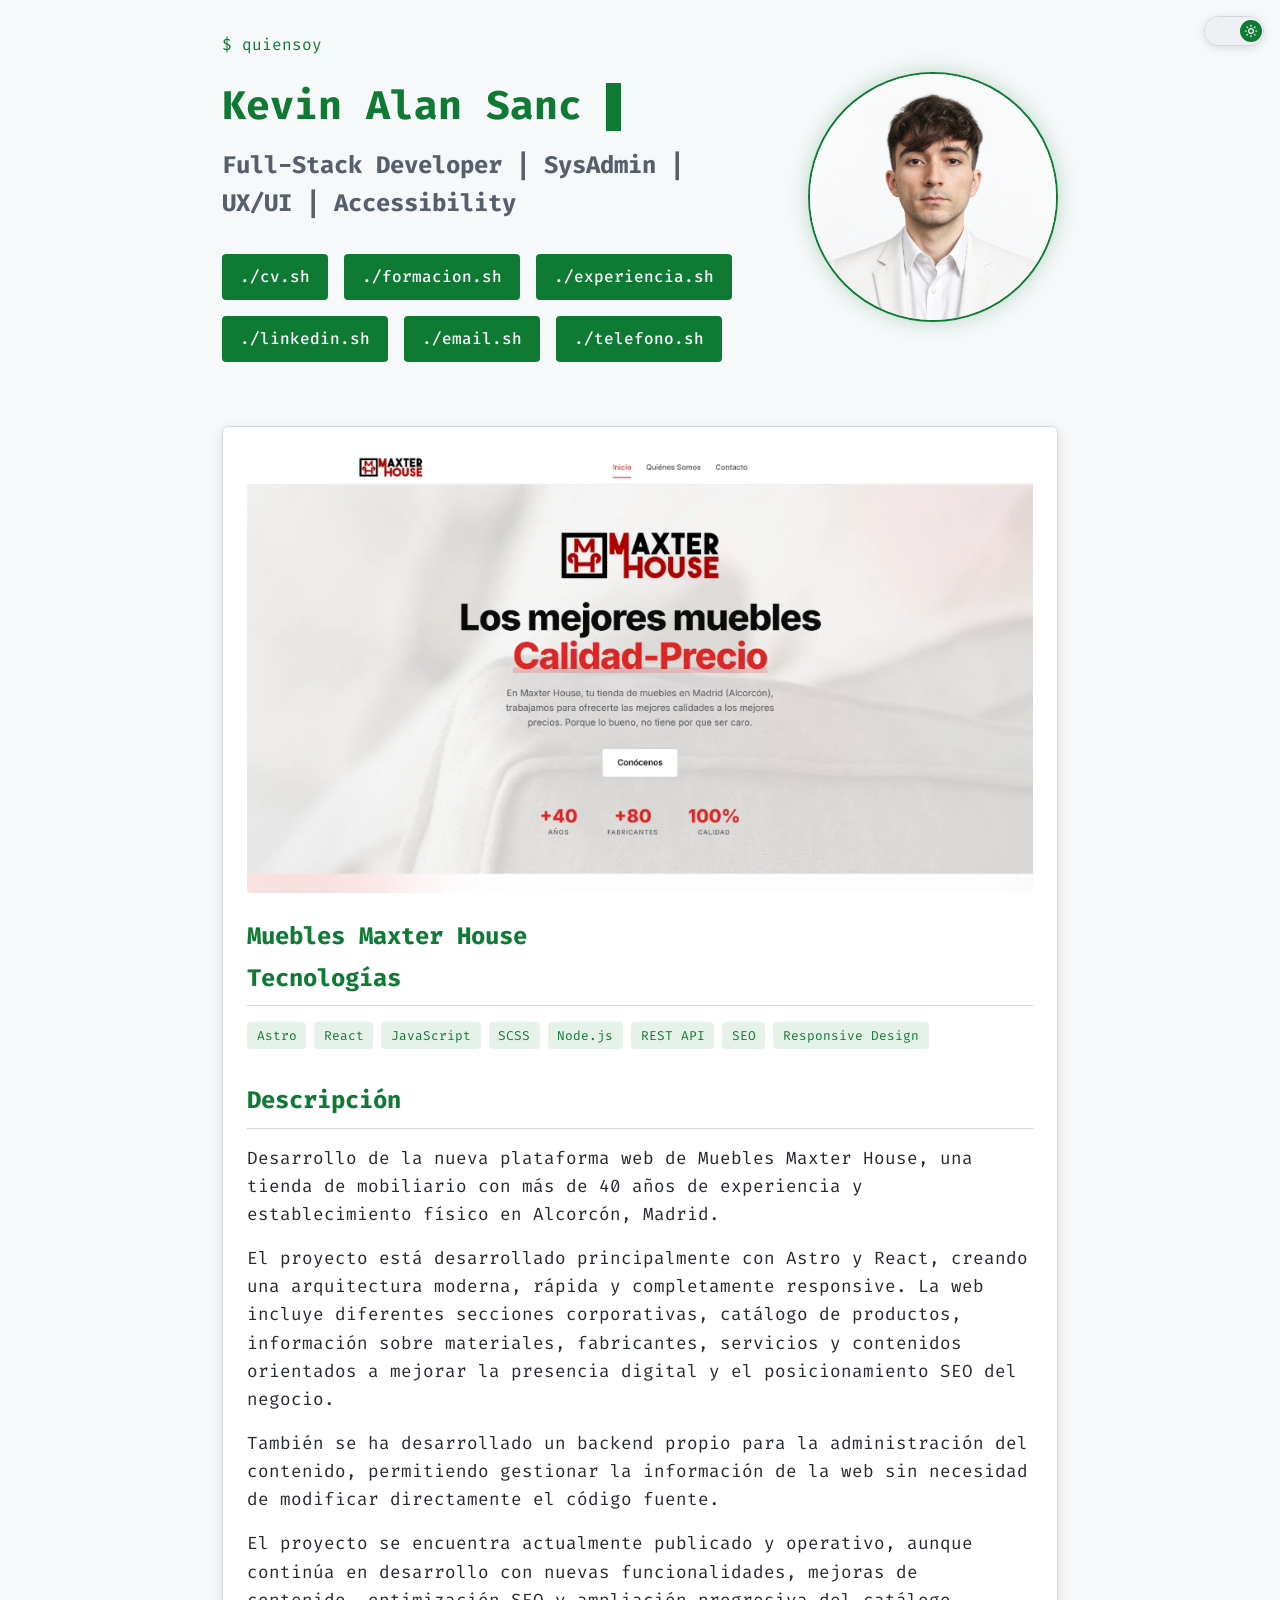
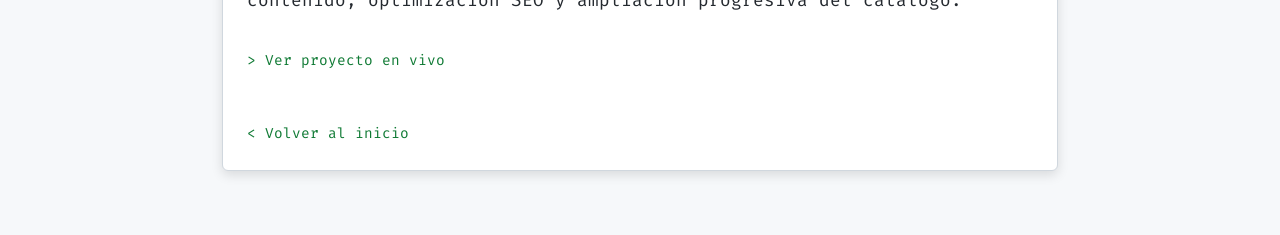
<file: projects/muebles-maxter-house/index.html>
<!DOCTYPE html>  <html lang="es"> <head><script>
			(function () {
				try {
					var theme = localStorage.getItem("theme");
					if (theme !== "light" && theme !== "dark") {
						theme = window.matchMedia("(prefers-color-scheme: light)").matches
							? "light"
							: "dark";
					}
					document.documentElement.setAttribute("data-theme", theme);
				} catch (e) {
					document.documentElement.setAttribute("data-theme", "dark");
				}
			})();
		</script><meta charset="UTF-8"><meta name="description" content="Programmer Portfolio"><meta name="viewport" content="width=device-width"><link rel="icon" type="image/svg+xml" href="./icons/favicon.svg"><meta name="generator" content="Astro v7.3.2"><title>Proyecto — Muebles Maxter House</title><link rel="preconnect" href="https://fonts.googleapis.com"><link rel="preconnect" href="https://fonts.gstatic.com" crossorigin><link href="https://fonts.googleapis.com/css2?family=Fira+Code:wght@300;400;500;700&display=swap" rel="stylesheet"><base href="/"><link rel="stylesheet" href="./css/global-B9_62PyS.css"><link rel="stylesheet" href="/css/cards-NezKIAdj.css"><style>.project-card{color:inherit;padding:0;text-decoration:none;overflow:hidden}.project-card__image{aspect-ratio:16/10;background:var(--surface-color);width:100%;overflow:hidden}.project-card__image img{object-fit:cover;object-position:top;width:100%;height:100%;transition:transform .3s;display:block}.project-card:hover .project-card__image img{transform:scale(1.05)}.project-card__content{padding:1.25rem}.project-card__title{margin-bottom:.5rem;font-size:1.1rem}.project-card__description{color:var(--muted-color);font-size:.9rem;line-height:1.5}
.project-detail__image[data-astro-cid-yq2gsstb]{aspect-ratio:16/9;background:var(--surface-color);border-radius:4px;width:100%;margin-bottom:1.5rem;overflow:hidden}.project-detail__image[data-astro-cid-yq2gsstb] img[data-astro-cid-yq2gsstb]{object-fit:cover;object-position:top;width:100%;height:100%;display:block}.project-detail__link[data-astro-cid-yq2gsstb]{margin-top:1.5rem}.detail-description p{margin-bottom:1rem}
</style></head> <body>  <button type="button" id="theme-toggle" class="theme-toggle" role="switch" aria-checked="false" aria-label="Cambiar tema claro/oscuro" title="Cambiar tema" data-astro-cid-l6lhmie6> <span class="theme-toggle__track" aria-hidden="true" data-astro-cid-l6lhmie6></span> <span class="theme-toggle__thumb" aria-hidden="true" data-astro-cid-l6lhmie6> <svg class="theme-toggle__icon theme-toggle__icon--sun" viewBox="0 0 24 24" fill="none" stroke="currentColor" stroke-width="2" stroke-linecap="round" stroke-linejoin="round" data-astro-cid-l6lhmie6> <circle cx="12" cy="12" r="4" data-astro-cid-l6lhmie6></circle> <path d="M12 2v2M12 20v2M4.93 4.93l1.41 1.41M17.66 17.66l1.41 1.41M2 12h2M20 12h2M4.93 19.07l1.41-1.41M17.66 6.34l1.41-1.41" data-astro-cid-l6lhmie6></path> </svg> <svg class="theme-toggle__icon theme-toggle__icon--moon" viewBox="0 0 24 24" fill="none" stroke="currentColor" stroke-width="2" stroke-linecap="round" stroke-linejoin="round" data-astro-cid-l6lhmie6> <path d="M21 12.79A9 9 0 1 1 11.21 3 7 7 0 0 0 21 12.79z" data-astro-cid-l6lhmie6></path> </svg> </span> </button> <script>
  (function () {
    var btn = document.getElementById("theme-toggle");
    if (!btn) return;
    var root = document.documentElement;

    function sync() {
      var checked = root.getAttribute("data-theme") === "light";
      btn.setAttribute("aria-checked", checked ? "true" : "false");
    }

    sync();

    btn.addEventListener("click", function () {
      var next = root.getAttribute("data-theme") === "light" ? "dark" : "light";
      root.setAttribute("data-theme", next);
      try {
        localStorage.setItem("theme", next);
      } catch (e) {}
      sync();
    });
  })();
</script>   <div class="hero-sticky-wrapper" data-astro-cid-yq2gsstb>  <header class="container hero-container">  <div class="hero-content">  <p class="hero-subtitle">$ quiensoy</p>  <h1 class="hero-title cursor"> <span id="typewriter"></span> </h1>  <h2 class="hero-role">Full-Stack Developer | SysAdmin | UX/UI | Accessibility</h2>   <div class="hero-buttons">  <a href="./data/Curriculum - Kevin Alan - 2026.pdf" download aria-label="Descargar currículum en PDF" class="btn-primary">./cv.sh</a>  <a href="#education" aria-label="Ver mi formación y cursos" class="btn-primary">./formacion.sh</a>  <a href="#experience" aria-label="Ver mi experiencia laboral" class="btn-primary">./experiencia.sh</a>  <a href="https://linkedin.com/in/kevin-alan-sanchez-mero%C3%B1o" target="_blank" aria-label="Contactar a través de LinkedIn" class="btn-secondary">./linkedin.sh</a>  <a href="mailto:ksmerono@gmail.com" aria-label="Enviar un email" class="btn-secondary">./email.sh</a>  <a href="tel:+34655239445" aria-label="Llamar por teléfono" class="btn-secondary">./telefono.sh</a> </div> </div>  <div class="hero-image" aria-label="Foto de perfil de Kevin Alan Sanchez Meroño"> <img class="hero-profile hero-profile--primary theme-image theme-image--dark" src="./images/profile.jpg" alt="Foto de perfil de Kevin Alan Sanchez Meroño" loading="lazy"> <img class="hero-profile hero-profile--alt theme-image theme-image--dark" src="./images/profile-hacker.png" alt="Versión hacker de Kevin Alan Sanchez Meroño" loading="lazy" aria-hidden="true"> <img class="hero-profile hero-profile--primary theme-image theme-image--light" src="./images/profile-white.webp" alt="Foto de perfil de Kevin Alan Sanchez Meroño" loading="lazy"> <img class="hero-profile hero-profile--alt theme-image theme-image--light" src="./images/profile-hacker-white.webp" alt="Versión hacker de Kevin Alan Sanchez Meroño" loading="lazy" aria-hidden="true"> </div> </header>  <script>(function(){const name = "Kevin Alan Sanchez Meroño";

  
  const typewriter = document.getElementById("typewriter");
  let i = 0;
  const speed = 100;

  function typeWriter() {
    if (i < name.length) {
      typewriter.innerHTML += name.charAt(i);
      i++;
      setTimeout(typeWriter, speed);
    }
  }

  
  typeWriter();
})();</script> </div> <main class="container" data-astro-cid-yq2gsstb> <article class="terminal-window terminal-body terminal-body--spacious" data-astro-cid-yq2gsstb> <div class="project-detail__image" data-astro-cid-yq2gsstb> <img src="./images/projects/maxterHouse.webp" alt="Muebles Maxter House" data-astro-cid-yq2gsstb> </div> <h1 class="job-role detail-job-role" data-astro-cid-yq2gsstb>Muebles Maxter House</h1> <section class="detail-section" data-astro-cid-yq2gsstb> <h2 class="section-heading" data-astro-cid-yq2gsstb>Tecnologías</h2> <div class="tech-tags" data-astro-cid-yq2gsstb> <span class="tech-tag" data-astro-cid-yq2gsstb>Astro</span><span class="tech-tag" data-astro-cid-yq2gsstb>React</span><span class="tech-tag" data-astro-cid-yq2gsstb>JavaScript</span><span class="tech-tag" data-astro-cid-yq2gsstb>SCSS</span><span class="tech-tag" data-astro-cid-yq2gsstb>Node.js</span><span class="tech-tag" data-astro-cid-yq2gsstb>REST API</span><span class="tech-tag" data-astro-cid-yq2gsstb>SEO</span><span class="tech-tag" data-astro-cid-yq2gsstb>Responsive Design</span> </div> </section> <section class="detail-section" data-astro-cid-yq2gsstb> <h2 class="section-heading" data-astro-cid-yq2gsstb>Descripción</h2> <div class="detail-description" data-astro-cid-yq2gsstb><p>Desarrollo de la nueva plataforma web de Muebles Maxter House, una tienda de mobiliario con más de 40 años de experiencia y establecimiento físico en Alcorcón, Madrid.</p><p>El proyecto está desarrollado principalmente con Astro y React, creando una arquitectura moderna, rápida y completamente responsive. La web incluye diferentes secciones corporativas, catálogo de productos, información sobre materiales, fabricantes, servicios y contenidos orientados a mejorar la presencia digital y el posicionamiento SEO del negocio.</p><p>También se ha desarrollado un backend propio para la administración del contenido, permitiendo gestionar la información de la web sin necesidad de modificar directamente el código fuente.</p><p>El proyecto se encuentra actualmente publicado y operativo, aunque continúa en desarrollo con nuevas funcionalidades, mejoras de contenido, optimización SEO y ampliación progresiva del catálogo.</p></div> </section> <p class="project-detail__link" data-astro-cid-yq2gsstb> <a href="https://www.mueblesmaxterhouse.com/" target="_blank" rel="noopener noreferrer" class="card-link" data-astro-cid-yq2gsstb>&gt; Ver proyecto en vivo</a> </p> <p class="back-link back-link--large" data-astro-cid-yq2gsstb> <a href="/" class="card-link" data-astro-cid-yq2gsstb>&lt; Volver al inicio</a> </p> </article> </main>  <button type="button" class="scroll-to-top" aria-label="Volver arriba" id="scroll-to-top" data-astro-cid-p774adf7> <svg width="20" height="20" viewBox="0 0 20 20" fill="none" aria-hidden="true" data-astro-cid-p774adf7> <path d="M10 16V4M10 4L4 10M10 4L16 10" stroke="currentColor" stroke-width="2" stroke-linecap="round" stroke-linejoin="round" data-astro-cid-p774adf7></path> </svg> </button> <script type="module">var e=document.getElementById(`scroll-to-top`);e&&(window.addEventListener(`scroll`,()=>{e.classList.toggle(`visible`,window.scrollY>300)},{passive:!0}),e.addEventListener(`click`,()=>{window.scrollTo({top:0,behavior:`smooth`})}));</script> <script type="module" src="./js/window-controls-DuKD4S4e.js" defer></script></body> </html>
</file>
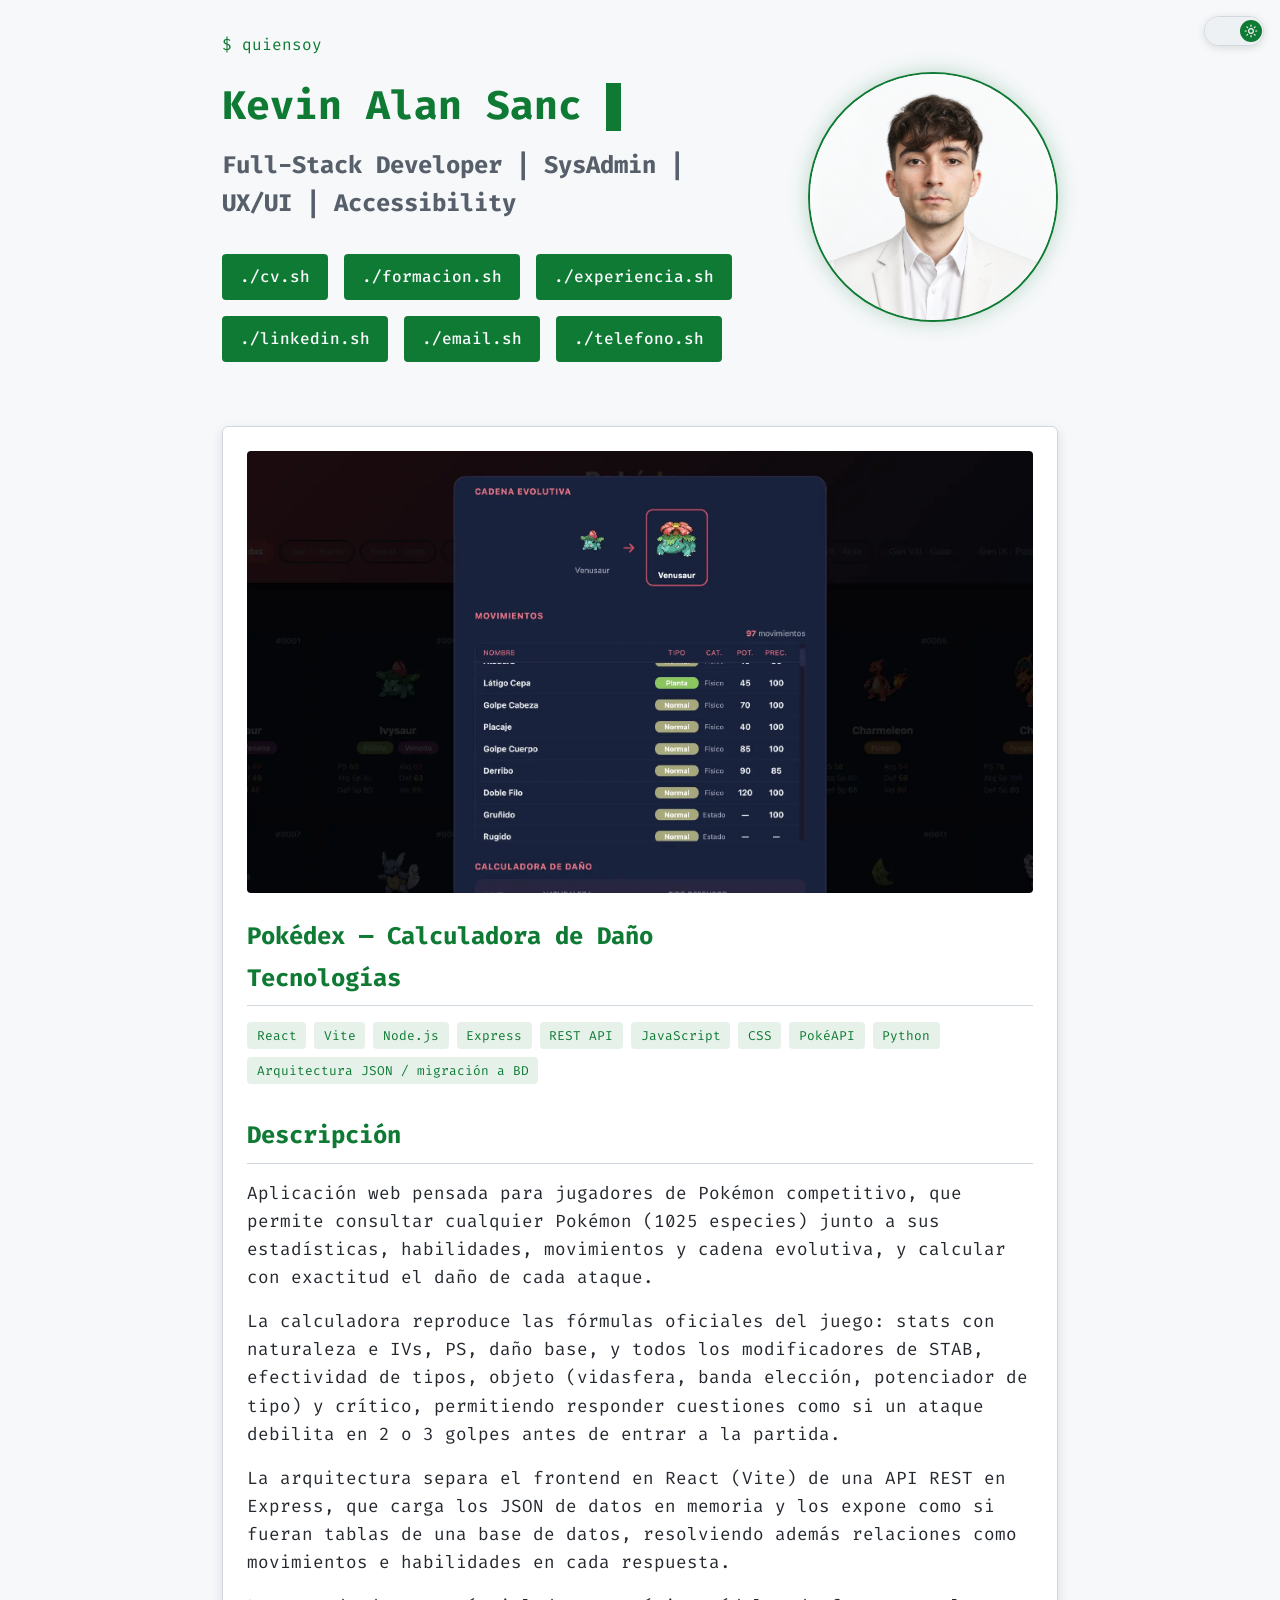
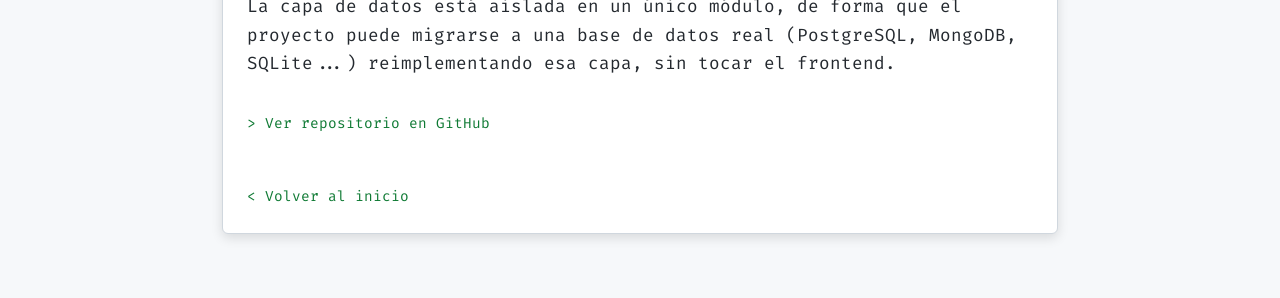
<file: projects/pokedex-calculator-attack/index.html>
<!DOCTYPE html>  <html lang="es"> <head><script>
			(function () {
				try {
					var theme = localStorage.getItem("theme");
					if (theme !== "light" && theme !== "dark") {
						theme = window.matchMedia("(prefers-color-scheme: light)").matches
							? "light"
							: "dark";
					}
					document.documentElement.setAttribute("data-theme", theme);
				} catch (e) {
					document.documentElement.setAttribute("data-theme", "dark");
				}
			})();
		</script><meta charset="UTF-8"><meta name="description" content="Programmer Portfolio"><meta name="viewport" content="width=device-width"><link rel="icon" type="image/svg+xml" href="./icons/favicon.svg"><meta name="generator" content="Astro v7.3.2"><title>Proyecto — Pokédex — Calculadora de Daño</title><link rel="preconnect" href="https://fonts.googleapis.com"><link rel="preconnect" href="https://fonts.gstatic.com" crossorigin><link href="https://fonts.googleapis.com/css2?family=Fira+Code:wght@300;400;500;700&display=swap" rel="stylesheet"><base href="/"><link rel="stylesheet" href="./css/global-B9_62PyS.css"><link rel="stylesheet" href="/css/cards-NezKIAdj.css"><style>.project-card{color:inherit;padding:0;text-decoration:none;overflow:hidden}.project-card__image{aspect-ratio:16/10;background:var(--surface-color);width:100%;overflow:hidden}.project-card__image img{object-fit:cover;object-position:top;width:100%;height:100%;transition:transform .3s;display:block}.project-card:hover .project-card__image img{transform:scale(1.05)}.project-card__content{padding:1.25rem}.project-card__title{margin-bottom:.5rem;font-size:1.1rem}.project-card__description{color:var(--muted-color);font-size:.9rem;line-height:1.5}
.project-detail__image[data-astro-cid-yq2gsstb]{aspect-ratio:16/9;background:var(--surface-color);border-radius:4px;width:100%;margin-bottom:1.5rem;overflow:hidden}.project-detail__image[data-astro-cid-yq2gsstb] img[data-astro-cid-yq2gsstb]{object-fit:cover;object-position:top;width:100%;height:100%;display:block}.project-detail__link[data-astro-cid-yq2gsstb]{margin-top:1.5rem}.detail-description p{margin-bottom:1rem}
</style></head> <body>  <button type="button" id="theme-toggle" class="theme-toggle" role="switch" aria-checked="false" aria-label="Cambiar tema claro/oscuro" title="Cambiar tema" data-astro-cid-l6lhmie6> <span class="theme-toggle__track" aria-hidden="true" data-astro-cid-l6lhmie6></span> <span class="theme-toggle__thumb" aria-hidden="true" data-astro-cid-l6lhmie6> <svg class="theme-toggle__icon theme-toggle__icon--sun" viewBox="0 0 24 24" fill="none" stroke="currentColor" stroke-width="2" stroke-linecap="round" stroke-linejoin="round" data-astro-cid-l6lhmie6> <circle cx="12" cy="12" r="4" data-astro-cid-l6lhmie6></circle> <path d="M12 2v2M12 20v2M4.93 4.93l1.41 1.41M17.66 17.66l1.41 1.41M2 12h2M20 12h2M4.93 19.07l1.41-1.41M17.66 6.34l1.41-1.41" data-astro-cid-l6lhmie6></path> </svg> <svg class="theme-toggle__icon theme-toggle__icon--moon" viewBox="0 0 24 24" fill="none" stroke="currentColor" stroke-width="2" stroke-linecap="round" stroke-linejoin="round" data-astro-cid-l6lhmie6> <path d="M21 12.79A9 9 0 1 1 11.21 3 7 7 0 0 0 21 12.79z" data-astro-cid-l6lhmie6></path> </svg> </span> </button> <script>
  (function () {
    var btn = document.getElementById("theme-toggle");
    if (!btn) return;
    var root = document.documentElement;

    function sync() {
      var checked = root.getAttribute("data-theme") === "light";
      btn.setAttribute("aria-checked", checked ? "true" : "false");
    }

    sync();

    btn.addEventListener("click", function () {
      var next = root.getAttribute("data-theme") === "light" ? "dark" : "light";
      root.setAttribute("data-theme", next);
      try {
        localStorage.setItem("theme", next);
      } catch (e) {}
      sync();
    });
  })();
</script>   <div class="hero-sticky-wrapper" data-astro-cid-yq2gsstb>  <header class="container hero-container">  <div class="hero-content">  <p class="hero-subtitle">$ quiensoy</p>  <h1 class="hero-title cursor"> <span id="typewriter"></span> </h1>  <h2 class="hero-role">Full-Stack Developer | SysAdmin | UX/UI | Accessibility</h2>   <div class="hero-buttons">  <a href="./data/Curriculum - Kevin Alan - 2026.pdf" download aria-label="Descargar currículum en PDF" class="btn-primary">./cv.sh</a>  <a href="#education" aria-label="Ver mi formación y cursos" class="btn-primary">./formacion.sh</a>  <a href="#experience" aria-label="Ver mi experiencia laboral" class="btn-primary">./experiencia.sh</a>  <a href="https://linkedin.com/in/kevin-alan-sanchez-mero%C3%B1o" target="_blank" aria-label="Contactar a través de LinkedIn" class="btn-secondary">./linkedin.sh</a>  <a href="mailto:ksmerono@gmail.com" aria-label="Enviar un email" class="btn-secondary">./email.sh</a>  <a href="tel:+34655239445" aria-label="Llamar por teléfono" class="btn-secondary">./telefono.sh</a> </div> </div>  <div class="hero-image" aria-label="Foto de perfil de Kevin Alan Sanchez Meroño"> <img class="hero-profile hero-profile--primary theme-image theme-image--dark" src="./images/profile.jpg" alt="Foto de perfil de Kevin Alan Sanchez Meroño" loading="lazy"> <img class="hero-profile hero-profile--alt theme-image theme-image--dark" src="./images/profile-hacker.png" alt="Versión hacker de Kevin Alan Sanchez Meroño" loading="lazy" aria-hidden="true"> <img class="hero-profile hero-profile--primary theme-image theme-image--light" src="./images/profile-white.webp" alt="Foto de perfil de Kevin Alan Sanchez Meroño" loading="lazy"> <img class="hero-profile hero-profile--alt theme-image theme-image--light" src="./images/profile-hacker-white.webp" alt="Versión hacker de Kevin Alan Sanchez Meroño" loading="lazy" aria-hidden="true"> </div> </header>  <script>(function(){const name = "Kevin Alan Sanchez Meroño";

  
  const typewriter = document.getElementById("typewriter");
  let i = 0;
  const speed = 100;

  function typeWriter() {
    if (i < name.length) {
      typewriter.innerHTML += name.charAt(i);
      i++;
      setTimeout(typeWriter, speed);
    }
  }

  
  typeWriter();
})();</script> </div> <main class="container" data-astro-cid-yq2gsstb> <article class="terminal-window terminal-body terminal-body--spacious" data-astro-cid-yq2gsstb> <div class="project-detail__image" data-astro-cid-yq2gsstb> <img src="./images/projects/pokedexAttack.webp" alt="Pokédex — Calculadora de Daño" data-astro-cid-yq2gsstb> </div> <h1 class="job-role detail-job-role" data-astro-cid-yq2gsstb>Pokédex — Calculadora de Daño</h1> <section class="detail-section" data-astro-cid-yq2gsstb> <h2 class="section-heading" data-astro-cid-yq2gsstb>Tecnologías</h2> <div class="tech-tags" data-astro-cid-yq2gsstb> <span class="tech-tag" data-astro-cid-yq2gsstb>React</span><span class="tech-tag" data-astro-cid-yq2gsstb>Vite</span><span class="tech-tag" data-astro-cid-yq2gsstb>Node.js</span><span class="tech-tag" data-astro-cid-yq2gsstb>Express</span><span class="tech-tag" data-astro-cid-yq2gsstb>REST API</span><span class="tech-tag" data-astro-cid-yq2gsstb>JavaScript</span><span class="tech-tag" data-astro-cid-yq2gsstb>CSS</span><span class="tech-tag" data-astro-cid-yq2gsstb>PokéAPI</span><span class="tech-tag" data-astro-cid-yq2gsstb>Python</span><span class="tech-tag" data-astro-cid-yq2gsstb>Arquitectura JSON / migración a BD</span> </div> </section> <section class="detail-section" data-astro-cid-yq2gsstb> <h2 class="section-heading" data-astro-cid-yq2gsstb>Descripción</h2> <div class="detail-description" data-astro-cid-yq2gsstb><p>Aplicación web pensada para jugadores de Pokémon competitivo, que permite consultar cualquier Pokémon (1025 especies) junto a sus estadísticas, habilidades, movimientos y cadena evolutiva, y calcular con exactitud el daño de cada ataque.</p><p>La calculadora reproduce las fórmulas oficiales del juego: stats con naturaleza e IVs, PS, daño base, y todos los modificadores de STAB, efectividad de tipos, objeto (vidasfera, banda elección, potenciador de tipo) y crítico, permitiendo responder cuestiones como si un ataque debilita en 2 o 3 golpes antes de entrar a la partida.</p><p>La arquitectura separa el frontend en React (Vite) de una API REST en Express, que carga los JSON de datos en memoria y los expone como si fueran tablas de una base de datos, resolviendo además relaciones como movimientos e habilidades en cada respuesta.</p><p>La capa de datos está aislada en un único módulo, de forma que el proyecto puede migrarse a una base de datos real (PostgreSQL, MongoDB, SQLite...) reimplementando esa capa, sin tocar el frontend.</p></div> </section> <p class="project-detail__link" data-astro-cid-yq2gsstb> <a href="https://github.com/Ksmerono/Pokedex-Calculator-Attack" target="_blank" rel="noopener noreferrer" class="card-link" data-astro-cid-yq2gsstb>&gt; Ver repositorio en GitHub</a> </p> <p class="back-link back-link--large" data-astro-cid-yq2gsstb> <a href="/" class="card-link" data-astro-cid-yq2gsstb>&lt; Volver al inicio</a> </p> </article> </main>  <button type="button" class="scroll-to-top" aria-label="Volver arriba" id="scroll-to-top" data-astro-cid-p774adf7> <svg width="20" height="20" viewBox="0 0 20 20" fill="none" aria-hidden="true" data-astro-cid-p774adf7> <path d="M10 16V4M10 4L4 10M10 4L16 10" stroke="currentColor" stroke-width="2" stroke-linecap="round" stroke-linejoin="round" data-astro-cid-p774adf7></path> </svg> </button> <script type="module">var e=document.getElementById(`scroll-to-top`);e&&(window.addEventListener(`scroll`,()=>{e.classList.toggle(`visible`,window.scrollY>300)},{passive:!0}),e.addEventListener(`click`,()=>{window.scrollTo({top:0,behavior:`smooth`})}));</script> <script type="module" src="./js/window-controls-DuKD4S4e.js" defer></script></body> </html>
</file>
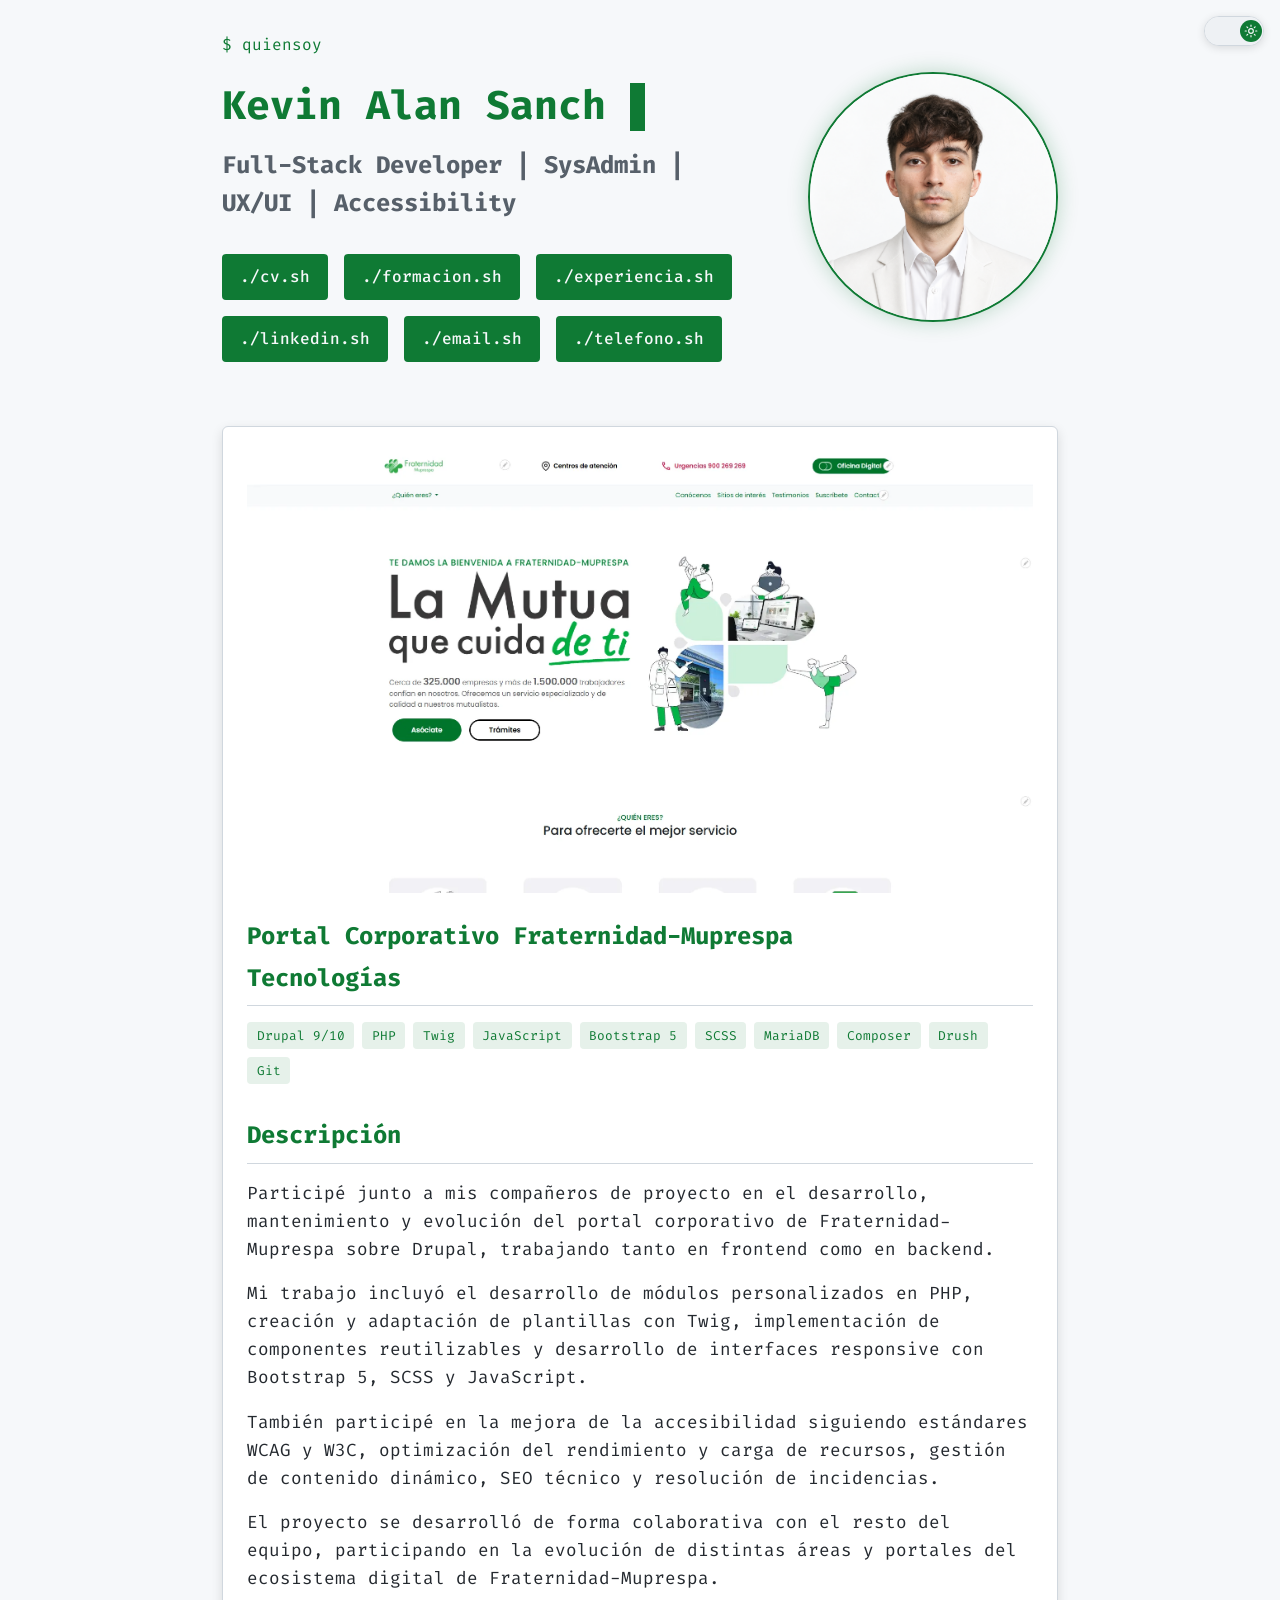
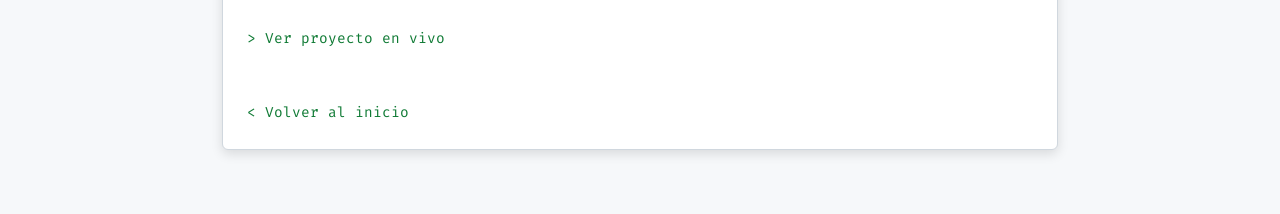
<file: projects/portal-fraternidad/index.html>
<!DOCTYPE html>  <html lang="es"> <head><script>
			(function () {
				try {
					var theme = localStorage.getItem("theme");
					if (theme !== "light" && theme !== "dark") {
						theme = window.matchMedia("(prefers-color-scheme: light)").matches
							? "light"
							: "dark";
					}
					document.documentElement.setAttribute("data-theme", theme);
				} catch (e) {
					document.documentElement.setAttribute("data-theme", "dark");
				}
			})();
		</script><meta charset="UTF-8"><meta name="description" content="Programmer Portfolio"><meta name="viewport" content="width=device-width"><link rel="icon" type="image/svg+xml" href="./icons/favicon.svg"><meta name="generator" content="Astro v7.3.2"><title>Proyecto — Portal Corporativo Fraternidad-Muprespa</title><link rel="preconnect" href="https://fonts.googleapis.com"><link rel="preconnect" href="https://fonts.gstatic.com" crossorigin><link href="https://fonts.googleapis.com/css2?family=Fira+Code:wght@300;400;500;700&display=swap" rel="stylesheet"><base href="/"><link rel="stylesheet" href="./css/global-B9_62PyS.css"><link rel="stylesheet" href="/css/cards-NezKIAdj.css"><style>.project-card{color:inherit;padding:0;text-decoration:none;overflow:hidden}.project-card__image{aspect-ratio:16/10;background:var(--surface-color);width:100%;overflow:hidden}.project-card__image img{object-fit:cover;object-position:top;width:100%;height:100%;transition:transform .3s;display:block}.project-card:hover .project-card__image img{transform:scale(1.05)}.project-card__content{padding:1.25rem}.project-card__title{margin-bottom:.5rem;font-size:1.1rem}.project-card__description{color:var(--muted-color);font-size:.9rem;line-height:1.5}
.project-detail__image[data-astro-cid-yq2gsstb]{aspect-ratio:16/9;background:var(--surface-color);border-radius:4px;width:100%;margin-bottom:1.5rem;overflow:hidden}.project-detail__image[data-astro-cid-yq2gsstb] img[data-astro-cid-yq2gsstb]{object-fit:cover;object-position:top;width:100%;height:100%;display:block}.project-detail__link[data-astro-cid-yq2gsstb]{margin-top:1.5rem}.detail-description p{margin-bottom:1rem}
</style></head> <body>  <button type="button" id="theme-toggle" class="theme-toggle" role="switch" aria-checked="false" aria-label="Cambiar tema claro/oscuro" title="Cambiar tema" data-astro-cid-l6lhmie6> <span class="theme-toggle__track" aria-hidden="true" data-astro-cid-l6lhmie6></span> <span class="theme-toggle__thumb" aria-hidden="true" data-astro-cid-l6lhmie6> <svg class="theme-toggle__icon theme-toggle__icon--sun" viewBox="0 0 24 24" fill="none" stroke="currentColor" stroke-width="2" stroke-linecap="round" stroke-linejoin="round" data-astro-cid-l6lhmie6> <circle cx="12" cy="12" r="4" data-astro-cid-l6lhmie6></circle> <path d="M12 2v2M12 20v2M4.93 4.93l1.41 1.41M17.66 17.66l1.41 1.41M2 12h2M20 12h2M4.93 19.07l1.41-1.41M17.66 6.34l1.41-1.41" data-astro-cid-l6lhmie6></path> </svg> <svg class="theme-toggle__icon theme-toggle__icon--moon" viewBox="0 0 24 24" fill="none" stroke="currentColor" stroke-width="2" stroke-linecap="round" stroke-linejoin="round" data-astro-cid-l6lhmie6> <path d="M21 12.79A9 9 0 1 1 11.21 3 7 7 0 0 0 21 12.79z" data-astro-cid-l6lhmie6></path> </svg> </span> </button> <script>
  (function () {
    var btn = document.getElementById("theme-toggle");
    if (!btn) return;
    var root = document.documentElement;

    function sync() {
      var checked = root.getAttribute("data-theme") === "light";
      btn.setAttribute("aria-checked", checked ? "true" : "false");
    }

    sync();

    btn.addEventListener("click", function () {
      var next = root.getAttribute("data-theme") === "light" ? "dark" : "light";
      root.setAttribute("data-theme", next);
      try {
        localStorage.setItem("theme", next);
      } catch (e) {}
      sync();
    });
  })();
</script>   <div class="hero-sticky-wrapper" data-astro-cid-yq2gsstb>  <header class="container hero-container">  <div class="hero-content">  <p class="hero-subtitle">$ quiensoy</p>  <h1 class="hero-title cursor"> <span id="typewriter"></span> </h1>  <h2 class="hero-role">Full-Stack Developer | SysAdmin | UX/UI | Accessibility</h2>   <div class="hero-buttons">  <a href="./data/Curriculum - Kevin Alan - 2026.pdf" download aria-label="Descargar currículum en PDF" class="btn-primary">./cv.sh</a>  <a href="#education" aria-label="Ver mi formación y cursos" class="btn-primary">./formacion.sh</a>  <a href="#experience" aria-label="Ver mi experiencia laboral" class="btn-primary">./experiencia.sh</a>  <a href="https://linkedin.com/in/kevin-alan-sanchez-mero%C3%B1o" target="_blank" aria-label="Contactar a través de LinkedIn" class="btn-secondary">./linkedin.sh</a>  <a href="mailto:ksmerono@gmail.com" aria-label="Enviar un email" class="btn-secondary">./email.sh</a>  <a href="tel:+34655239445" aria-label="Llamar por teléfono" class="btn-secondary">./telefono.sh</a> </div> </div>  <div class="hero-image" aria-label="Foto de perfil de Kevin Alan Sanchez Meroño"> <img class="hero-profile hero-profile--primary theme-image theme-image--dark" src="./images/profile.jpg" alt="Foto de perfil de Kevin Alan Sanchez Meroño" loading="lazy"> <img class="hero-profile hero-profile--alt theme-image theme-image--dark" src="./images/profile-hacker.png" alt="Versión hacker de Kevin Alan Sanchez Meroño" loading="lazy" aria-hidden="true"> <img class="hero-profile hero-profile--primary theme-image theme-image--light" src="./images/profile-white.webp" alt="Foto de perfil de Kevin Alan Sanchez Meroño" loading="lazy"> <img class="hero-profile hero-profile--alt theme-image theme-image--light" src="./images/profile-hacker-white.webp" alt="Versión hacker de Kevin Alan Sanchez Meroño" loading="lazy" aria-hidden="true"> </div> </header>  <script>(function(){const name = "Kevin Alan Sanchez Meroño";

  
  const typewriter = document.getElementById("typewriter");
  let i = 0;
  const speed = 100;

  function typeWriter() {
    if (i < name.length) {
      typewriter.innerHTML += name.charAt(i);
      i++;
      setTimeout(typeWriter, speed);
    }
  }

  
  typeWriter();
})();</script> </div> <main class="container" data-astro-cid-yq2gsstb> <article class="terminal-window terminal-body terminal-body--spacious" data-astro-cid-yq2gsstb> <div class="project-detail__image" data-astro-cid-yq2gsstb> <img src="./images/projects/landingFraternidad.webp" alt="Portal Corporativo Fraternidad-Muprespa" data-astro-cid-yq2gsstb> </div> <h1 class="job-role detail-job-role" data-astro-cid-yq2gsstb>Portal Corporativo Fraternidad-Muprespa</h1> <section class="detail-section" data-astro-cid-yq2gsstb> <h2 class="section-heading" data-astro-cid-yq2gsstb>Tecnologías</h2> <div class="tech-tags" data-astro-cid-yq2gsstb> <span class="tech-tag" data-astro-cid-yq2gsstb>Drupal 9/10</span><span class="tech-tag" data-astro-cid-yq2gsstb>PHP</span><span class="tech-tag" data-astro-cid-yq2gsstb>Twig</span><span class="tech-tag" data-astro-cid-yq2gsstb>JavaScript</span><span class="tech-tag" data-astro-cid-yq2gsstb>Bootstrap 5</span><span class="tech-tag" data-astro-cid-yq2gsstb>SCSS</span><span class="tech-tag" data-astro-cid-yq2gsstb>MariaDB</span><span class="tech-tag" data-astro-cid-yq2gsstb>Composer</span><span class="tech-tag" data-astro-cid-yq2gsstb>Drush</span><span class="tech-tag" data-astro-cid-yq2gsstb>Git</span> </div> </section> <section class="detail-section" data-astro-cid-yq2gsstb> <h2 class="section-heading" data-astro-cid-yq2gsstb>Descripción</h2> <div class="detail-description" data-astro-cid-yq2gsstb><p>Participé junto a mis compañeros de proyecto en el desarrollo, mantenimiento y evolución del portal corporativo de Fraternidad-Muprespa sobre Drupal, trabajando tanto en frontend como en backend.</p><p>Mi trabajo incluyó el desarrollo de módulos personalizados en PHP, creación y adaptación de plantillas con Twig, implementación de componentes reutilizables y desarrollo de interfaces responsive con Bootstrap 5, SCSS y JavaScript.</p><p>También participé en la mejora de la accesibilidad siguiendo estándares WCAG y W3C, optimización del rendimiento y carga de recursos, gestión de contenido dinámico, SEO técnico y resolución de incidencias.</p><p>El proyecto se desarrolló de forma colaborativa con el resto del equipo, participando en la evolución de distintas áreas y portales del ecosistema digital de Fraternidad-Muprespa.</div> </section> <p class="project-detail__link" data-astro-cid-yq2gsstb> <a href="https://www.fraternidad.com/es-ES/profiles" target="_blank" rel="noopener noreferrer" class="card-link" data-astro-cid-yq2gsstb>&gt; Ver proyecto en vivo</a> </p> <p class="back-link back-link--large" data-astro-cid-yq2gsstb> <a href="/" class="card-link" data-astro-cid-yq2gsstb>&lt; Volver al inicio</a> </p> </article> </main>  <button type="button" class="scroll-to-top" aria-label="Volver arriba" id="scroll-to-top" data-astro-cid-p774adf7> <svg width="20" height="20" viewBox="0 0 20 20" fill="none" aria-hidden="true" data-astro-cid-p774adf7> <path d="M10 16V4M10 4L4 10M10 4L16 10" stroke="currentColor" stroke-width="2" stroke-linecap="round" stroke-linejoin="round" data-astro-cid-p774adf7></path> </svg> </button> <script type="module">var e=document.getElementById(`scroll-to-top`);e&&(window.addEventListener(`scroll`,()=>{e.classList.toggle(`visible`,window.scrollY>300)},{passive:!0}),e.addEventListener(`click`,()=>{window.scrollTo({top:0,behavior:`smooth`})}));</script> <script type="module" src="./js/window-controls-DuKD4S4e.js" defer></script></body> </html>
</file>
<file: css/global-B9_62PyS.css>
:root{color-scheme:dark;--bg-color:#0d1117;--surface-color:#161b22;--surface-color-header:#0d1117;--text-color:#c9d1d9;--accent-color:#00ff41;--border-color:#30363d;--muted-color:#8b949e;--danger-color:#ff5f56;--code-bg:#c9d1d9;--card-bg:#ffffff08;--accent-soft:#00ff411a;--accent-glow:#00ff4133;--overlay-color:#0d1117cc;--overlay-color-strong:#05070aeb;--shadow-color:#00000080;--shadow-color-soft:#00000073;--font-mono:"Fira Code", "Courier New", monospace}html[data-theme=light]{color-scheme:light;--bg-color:#f6f8fa;--surface-color:#fff;--surface-color-header:#eef1f4;--text-color:#24292f;--accent-color:#0f7a34;--border-color:#d0d7de;--muted-color:#57606a;--danger-color:#cf222e;--code-bg:#24292f;--card-bg:#00000008;--accent-soft:#0f7a341a;--accent-glow:#0f7a3440;--overlay-color:#f6f8fad9;--overlay-color-strong:#ffffffeb;--shadow-color:#0000001f;--shadow-color-soft:#0000001a}*{box-sizing:border-box;margin:0;padding:0}body{background-color:var(--bg-color);color:var(--text-color);font-family:var(--font-mono);line-height:1.6;transition:background-color .3s,color .3s;overflow-x:hidden}a{color:var(--accent-color);text-decoration:none;transition:color .2s}a:hover{text-decoration:none}a:focus-visible,button:focus-visible{outline:2px solid var(--accent-color);outline-offset:2px;border-radius:2px}.skip-link{background:var(--accent-color);color:var(--bg-color);z-index:100;padding:8px;font-weight:700;transition:top .2s;position:absolute;top:-40px;left:0}.skip-link:focus{top:0}h1,h2,h3{color:var(--accent-color);margin-bottom:1rem}.container{max-width:900px;margin:0 auto;padding:2rem}.container-window{max-width:900px;margin:0 auto;padding-inline:2rem}.site-footer{text-align:center;color:var(--muted-color);padding:4rem 0;font-size:.9rem}.details-list{margin:0;padding:0;font-size:1rem;line-height:1.8;list-style:none}.details-item{align-items:flex-start;margin-bottom:.8rem;display:flex}.detail-marker{color:var(--accent-color);margin-right:.75rem}.detail-description{font-size:1.1rem;line-height:1.6}.detail-section{margin-bottom:2rem}.section-heading{border-bottom:1px solid var(--border-color);margin-bottom:1rem;padding-bottom:.5rem;font-size:1.5rem}.detail-job-role{color:var(--accent-color);margin-bottom:1rem;font-size:2rem}.job-role{color:var(--accent-color);margin-bottom:.25rem;font-size:1.5rem}.job-company{color:var(--text-color);font-weight:400}.job-date{color:var(--muted-color);font-size:.9rem}.terminal-body--spacious{padding:2rem 0}.terminal-window--soft{background:var(--card-bg);border:1px solid var(--border-color);border-radius:4px}.back-link{margin-top:2rem}.back-link--large{margin-top:3rem}.back-link__link{color:var(--accent-color);font-family:var(--font-mono);text-decoration:none}.project-link{font-size:.9rem}.terminal-window{background:var(--surface-color);border:1px solid var(--border-color);box-shadow:0 4px 12px var(--shadow-color);border-radius:6px;margin-bottom:2rem;transition:opacity .3s,transform .25s,max-height .3s,margin .3s;position:relative;overflow:hidden}.terminal-window.minimized .terminal-body{opacity:0;max-height:0;padding-top:0;padding-bottom:0;overflow:hidden}.terminal-window.minimized{box-shadow:0 2px 8px var(--shadow-color-soft);transform:translateY(-8px)scale(.97)}.terminal-body{padding:1.5rem;transition:max-height .4s,opacity .3s,padding .3s}.terminal-window.hidden{opacity:0;pointer-events:none;border-color:#0000;max-height:0;margin:0;padding:0;transform:scale(.94)}.terminal-header{background:var(--surface-color-header);border-bottom:1px solid var(--border-color);align-items:center;gap:8px;padding:.5rem 1rem;display:flex}.terminal-dots{align-items:center;gap:.4rem;margin-right:auto;display:flex}.terminal-dot{cursor:pointer;background-color:#0000;border:none;border-radius:50%;justify-content:center;align-items:center;width:12px;height:12px;padding:0;transition:transform .2s,box-shadow .2s;display:inline-flex}.terminal-dot:focus-visible{outline:2px solid var(--accent-color);outline-offset:2px}.terminal-dot.red{background-color:#ff5f56}.terminal-dot.yellow{background-color:#ffbd2e}.terminal-dot.green{background-color:#27c93f}.terminal-dot:active{transform:scale(.9);box-shadow:0 2px 6px #0000004d}.window-overlay{background:var(--overlay-color);opacity:0;pointer-events:none;z-index:1200;justify-content:center;align-items:center;transition:opacity .25s;display:flex;position:fixed;inset:0}.window-overlay.active{opacity:1;pointer-events:auto}.window-overlay.maximize-overlay{background:var(--overlay-color-strong)}.modal-terminal{text-align:left;width:min(500px,90vw)}.modal-terminal--fullscreen{flex-direction:column;width:900px;max-height:90vh;display:flex}.modal-terminal__body{flex:1;overflow-y:auto}.modal-message{margin-bottom:1.5rem;line-height:1.6}.modal-actions{justify-content:flex-end;gap:.75rem;display:flex}.modal-btn{cursor:pointer;font-size:.9rem;font-family:var(--font-mono);border:none;border-radius:4px;padding:.5rem 1.25rem;transition:background .2s,color .2s}.modal-btn--cancel{color:var(--danger-color);border:1px solid var(--danger-color);background:0 0}.modal-btn--cancel:hover{background:var(--danger-color);color:var(--bg-color)}.modal-btn--confirm{background:var(--code-bg);color:var(--bg-color)}.modal-btn--confirm:hover{filter:brightness(1.1)}.maximize-snapshot{width:100%}body.window-modal-open{overflow:hidden}@media (width<=600px){.modal-terminal{width:min(90vw,360px)}}.cursor:after{content:"▋";color:var(--accent-color);animation:1s step-end infinite blink}@keyframes blink{0%,to{opacity:1}50%{opacity:0}}::-webkit-scrollbar{width:8px}::-webkit-scrollbar-track{background:var(--bg-color)}::-webkit-scrollbar-thumb{background:var(--border-color);border-radius:4px}::-webkit-scrollbar-thumb:hover{background:var(--accent-color)}
</file>
<file: css/cards-NezKIAdj.css>
.scroll-to-top[data-astro-cid-p774adf7]{border:2px solid var(--border-color);background:var(--surface-color);width:44px;height:44px;color:var(--accent-color);cursor:pointer;opacity:0;pointer-events:none;z-index:900;box-shadow:0 4px 12px var(--shadow-color);border-radius:6px;justify-content:center;align-items:center;transition:opacity .3s,background .2s,transform .2s;display:flex;position:fixed;bottom:2rem;right:2rem}.scroll-to-top[data-astro-cid-p774adf7].visible{opacity:1;pointer-events:auto}.scroll-to-top[data-astro-cid-p774adf7]:hover{background:var(--bg-color);border-color:var(--accent-color);transform:translateY(-2px)}.scroll-to-top[data-astro-cid-p774adf7]:active{transform:translateY(0)}.theme-toggle[data-astro-cid-l6lhmie6]{z-index:1000;border:1px solid var(--border-color);background:var(--surface-color);cursor:pointer;width:60px;height:30px;box-shadow:0 2px 8px var(--shadow-color);border-radius:999px;padding:0;transition:background .25s,border-color .25s,box-shadow .25s;position:fixed;top:1rem;right:1rem}.theme-toggle[data-astro-cid-l6lhmie6]:hover{border-color:var(--accent-color)}.theme-toggle__track[data-astro-cid-l6lhmie6]{background:var(--surface-color-header);border-radius:999px;transition:background .25s;position:absolute;inset:0}.theme-toggle__thumb[data-astro-cid-l6lhmie6]{background:var(--accent-color);width:22px;height:22px;color:var(--bg-color);border-radius:50%;justify-content:center;align-items:center;transition:transform .25s,background .25s;display:flex;position:absolute;top:3px;left:3px}.theme-toggle[data-astro-cid-l6lhmie6][aria-checked=true] .theme-toggle__thumb[data-astro-cid-l6lhmie6]{transform:translate(32px)}.theme-toggle__icon[data-astro-cid-l6lhmie6]{width:14px;height:14px;transition:opacity .2s;position:absolute}.theme-toggle__icon--sun[data-astro-cid-l6lhmie6]{opacity:0}.theme-toggle__icon--moon[data-astro-cid-l6lhmie6],.theme-toggle[data-astro-cid-l6lhmie6][aria-checked=true] .theme-toggle__icon--sun[data-astro-cid-l6lhmie6]{opacity:1}.theme-toggle[data-astro-cid-l6lhmie6][aria-checked=true] .theme-toggle__icon--moon[data-astro-cid-l6lhmie6]{opacity:0}.hero-container{align-items:center;gap:4rem;min-height:40vh;display:flex}.hero-content{flex:1}.hero-image{flex-shrink:0;width:250px;height:250px;position:relative}.hero-profile{border:2px solid var(--accent-color);object-fit:cover;width:100%;height:100%;box-shadow:0 0 20px var(--accent-glow);border-radius:50%;transition:opacity .6s;display:block;position:absolute;inset:0}.hero-profile--primary{z-index:1;opacity:1}.hero-profile--alt{z-index:0;opacity:0}.hero-image:hover .hero-profile--primary{opacity:0}.hero-image:hover .hero-profile--alt{opacity:1}.theme-image--light,html[data-theme=light] .theme-image--dark{display:none}html[data-theme=light] .theme-image--light{display:block}.hero-image:hover:after{opacity:1}.hero-subtitle{color:var(--accent-color);margin-bottom:1rem}.hero-title{min-height:1.2em;margin-bottom:.5rem;font-size:2.5rem}.hero-role{color:var(--muted-color);margin-bottom:2rem;font-size:1.5rem}.hero-bio{max-width:600px;margin-bottom:2rem}.hero-buttons{flex-wrap:wrap;gap:1rem;display:flex}.btn-primary,.btn-secondary{border:2px solid var(--accent-color);color:var(--accent-color);border-radius:4px;padding:.5rem 1rem;transition:background .2s,color .2s,border-color .2s,transform .2s}.btn-primary:hover{border-color:var(--accent-color);color:var(--accent-color)}html[data-theme=light] .btn-primary,html[data-theme=light] .btn-secondary{background:var(--accent-color);color:var(--bg-color);font-weight:500}html[data-theme=light] .btn-primary:hover,html[data-theme=light] .btn-secondary:hover{border-color:var(--accent-color);color:var(--accent-color);background:0 0;transform:translateY(-1px)}@media (width<=768px){.hero-container{text-align:center;flex-direction:column-reverse;justify-content:center;padding-top:4rem}.hero-content{flex-direction:column;align-items:center;display:flex}p{text-align:center}}.card{background:var(--card-bg);border:1px solid var(--border-color);border-radius:4px;padding:1.5rem;transition:border-color .2s,transform .2s}.card:hover{border:2px solid var(--accent-color);transform:translateY(-2px)}.card-grid{grid-template-columns:repeat(auto-fit,minmax(min(280px,100%),1fr));gap:1.5rem;display:grid}.card-title{color:var(--accent-color);margin-bottom:.25rem;font-size:1.25rem}.card-description{margin-bottom:1rem;font-size:.95rem}.card-meta{color:var(--muted-color);font-size:.9rem}.card-link{font-size:.9rem}.tech-tags{flex-wrap:wrap;gap:.5rem;margin-bottom:1rem;display:flex}.tech-tag{background:var(--accent-soft);color:var(--accent-color);border-radius:4px;padding:.2rem .6rem;font-size:.8rem}.hero-sticky-wrapper{background:var(--bg-color)}
</file>
